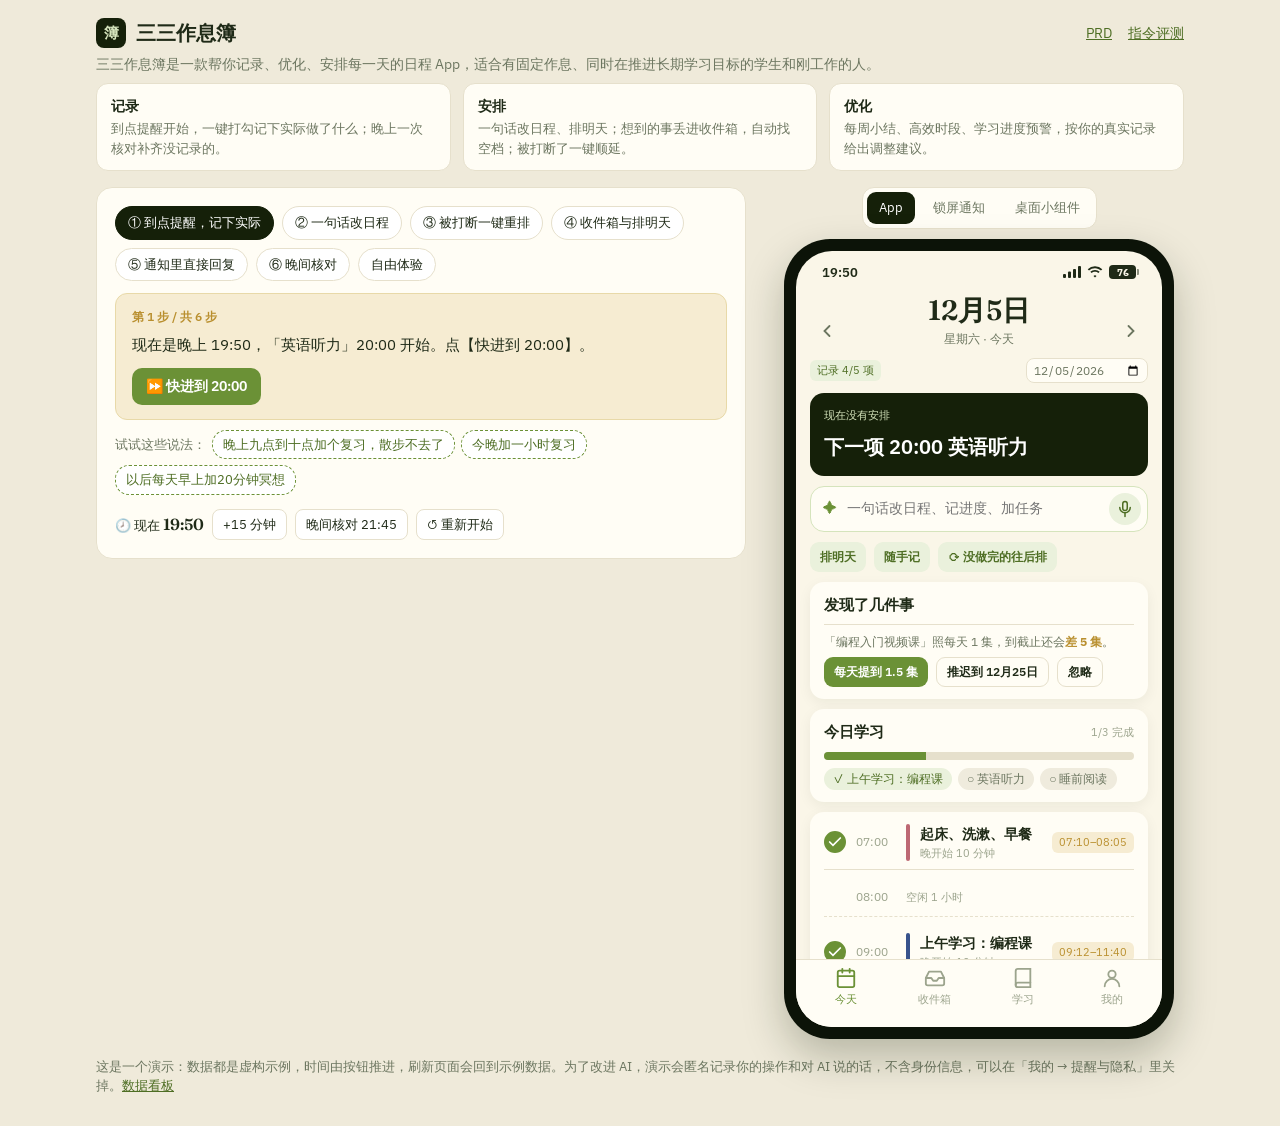
<file: index.html>
<!doctype html>
<html lang="zh-CN">
<head>
<meta charset="utf-8">
<meta name="viewport" content="width=device-width,initial-scale=1">
<title>三三作息簿</title>
<link rel="preconnect" href="https://fonts.googleapis.com">
<link rel="stylesheet" href="https://fonts.googleapis.com/css2?family=Fraunces:ital,wght@0,500;0,600;1,500&family=IBM+Plex+Sans:wght@400;500;600&display=swap">
<link rel="stylesheet" href="app.css?v=20261027c">
</head>
<body>
<header class="top">
  <div class="brand"><span class="logo">簿</span>三三作息簿</div>
  <nav><a href="prd.html">PRD</a><a href="eval/">指令评测</a></nav>
</header>
<p class="lead">三三作息簿是一款帮你记录、优化、安排每一天的日程 App，适合有固定作息、同时在推进长期学习目标的学生和刚工作的人。</p>
<div class="intro">
  <div><b>记录</b>到点提醒开始，一键打勾记下实际做了什么；晚上一次核对补齐没记录的。</div>
  <div><b>安排</b>一句话改日程、排明天；想到的事丢进收件箱，自动找空档；被打断了一键顺延。</div>
  <div><b>优化</b>每周小结、高效时段、学习进度预警，按你的真实记录给出调整建议。</div>
</div>
<section class="stage">
  <div class="guide" id="guide"></div>
  <div class="phone-wrap">
    <div class="viewbar" id="viewbar"></div>
    <div class="phone"><div class="screen" id="screen"></div><div class="toast" id="toast" hidden></div></div>
  </div>
</section>
<p class="foot">这是一个演示：数据都是虚构示例，时间由按钮推进，刷新页面会回到示例数据。为了改进 AI，演示会匿名记录你的操作和对 AI 说的话，不含身份信息，可以在「我的 → 提醒与隐私」里关掉。<a href="https://sansan-data.sihanzheng68.workers.dev/dashboard" target="_blank" rel="noopener">数据看板</a></p>
<iframe id="engine" src="engine.html?engine=1" title="规则引擎" hidden></iframe>
<script src="app.js?v=20261027c"></script>
</body>
</html>
</file>
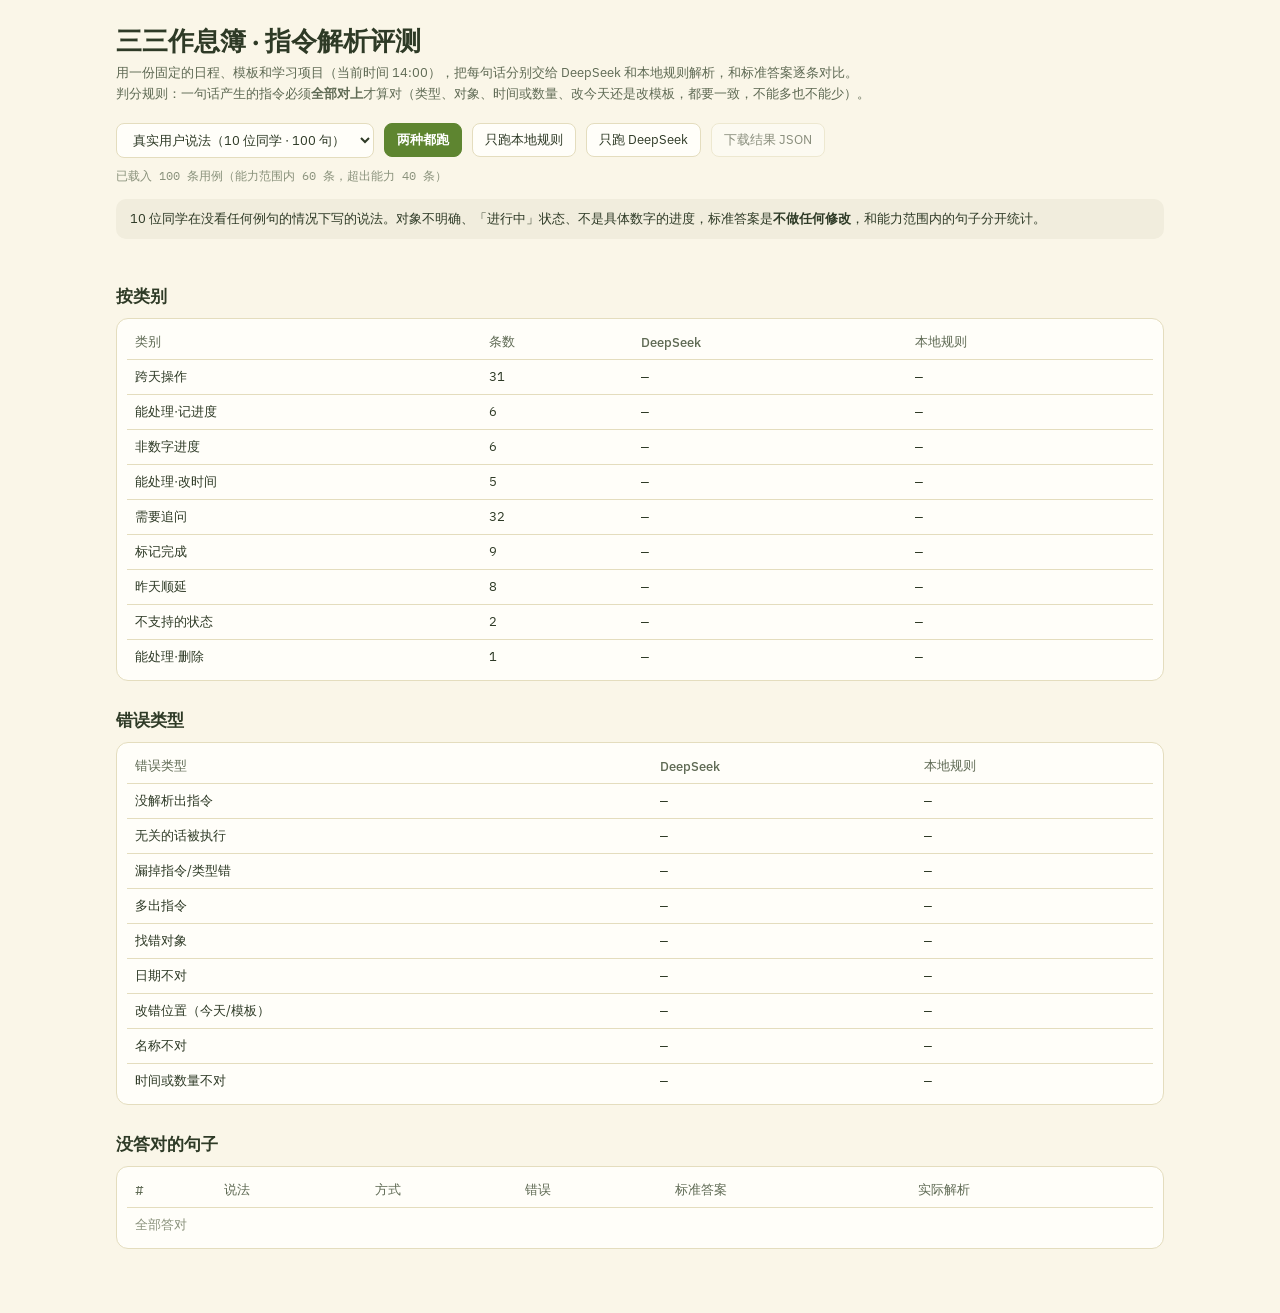
<file: eval/index.html>
<!doctype html>
<html lang="zh-CN">
<head>
<meta charset="utf-8">
<meta name="viewport" content="width=device-width,initial-scale=1">
<title>作息簿指令评测</title>
<link rel="stylesheet" href="https://fonts.googleapis.com/css2?family=Fraunces:wght@600&family=IBM+Plex+Sans:wght@400;500;600&family=IBM+Plex+Mono:wght@400;500&display=swap">
<style>
:root{
  --bg:#FAF6E8; --surface:#FFFEF9; --surface-2:#EDF0DD; --ink:#2E3A26; --ink-soft:#5F6A54; --ink-faint:#8A927C;
  --line:#E4DDBE; --accent:#5E8530; --accent-soft:#DCE7C8; --danger:#A8473A; --danger-soft:#F3E1DC; --warn:#8A6D12;
  --font-display:'Fraunces',Georgia,'Songti SC',serif; --font-body:'IBM Plex Sans','PingFang SC','Microsoft YaHei',sans-serif; --font-mono:'IBM Plex Mono',ui-monospace,monospace;
}
@media (prefers-color-scheme:dark){
  :root:not([data-theme="light"]){ --bg:#1A1F17; --surface:#22281D; --surface-2:#2A3123; --ink:#ECE8D6; --ink-soft:#B4B9A2; --ink-faint:#858C75; --line:#3A4232; --accent:#9BC96B; --accent-soft:#33402A; --danger:#E0968A; --danger-soft:#3A2621; --warn:#E0C169; }
}
:root[data-theme="dark"]{ --bg:#1A1F17; --surface:#22281D; --surface-2:#2A3123; --ink:#ECE8D6; --ink-soft:#B4B9A2; --ink-faint:#858C75; --line:#3A4232; --accent:#9BC96B; --accent-soft:#33402A; --danger:#E0968A; --danger-soft:#3A2621; --warn:#E0C169; }
*{box-sizing:border-box;}
body{margin:0;background:var(--bg);color:var(--ink);font-family:var(--font-body);font-size:14px;}
.wrap{max-width:1080px;margin:0 auto;padding:24px 16px 64px;}
h1{font-family:var(--font-display);font-weight:600;font-size:26px;margin:0;}
.sub{color:var(--ink-soft);font-size:13px;margin-top:4px;line-height:1.6;}
.controls{display:flex;flex-wrap:wrap;gap:10px;align-items:center;margin:18px 0 6px;}
button,select{border:1px solid var(--line);background:var(--surface);color:var(--ink);border-radius:8px;padding:7px 12px;font-family:var(--font-body);font-size:13px;cursor:pointer;}
button.primary{background:var(--accent);border-color:var(--accent);color:#fff;font-weight:600;}
button:disabled{opacity:.55;cursor:default;}
.status{font-family:var(--font-mono);font-size:12px;color:var(--ink-faint);}
.notice{margin:14px 0 0;padding:10px 14px;border-radius:10px;font-size:13px;line-height:1.6;background:color-mix(in srgb, var(--warn) 12%, var(--surface));}
.tiles{display:grid;grid-template-columns:repeat(auto-fill,minmax(230px,1fr));gap:12px;margin-top:18px;}
.tile{background:var(--surface);border:1px solid var(--line);border-radius:12px;padding:14px 16px;}
.tile .l{font-size:12.5px;color:var(--ink-soft);}
.tile .v{font-family:var(--font-mono);font-size:28px;font-weight:500;margin-top:6px;}
.tile .h{font-size:11.5px;color:var(--ink-faint);margin-top:4px;}
h2{font-family:var(--font-display);font-weight:600;font-size:17px;margin:28px 0 10px;}
.card{background:var(--surface);border:1px solid var(--line);border-radius:12px;padding:6px 10px;overflow-x:auto;}
table{width:100%;border-collapse:collapse;font-size:12.5px;}
th{text-align:left;font-weight:500;color:var(--ink-soft);border-bottom:1px solid var(--line);padding:8px;white-space:nowrap;}
td{border-bottom:1px solid var(--line);padding:8px;vertical-align:top;}
tr:last-child td{border-bottom:none;}
td.num{font-family:var(--font-mono);white-space:nowrap;}
.bar{display:inline-block;height:8px;border-radius:0 4px 4px 0;background:var(--accent);vertical-align:middle;margin-right:6px;}
.ok{color:var(--accent);font-weight:600;}
.bad{color:var(--danger);font-weight:600;}
.tag{display:inline-block;font-size:11px;border-radius:5px;padding:1px 6px;background:var(--danger-soft);color:var(--danger);white-space:nowrap;margin:1px 2px 1px 0;}
.tag.soft{background:var(--surface-2);color:var(--ink-soft);}
.ops{font-family:var(--font-mono);font-size:11.5px;color:var(--ink-soft);line-height:1.6;}
iframe{position:absolute;width:1px;height:1px;left:-9999px;border:0;}
</style>
</head>
<body>
<div class="wrap">
  <h1>三三作息簿 · 指令解析评测</h1>
  <div class="sub">用一份固定的日程、模板和学习项目（当前时间 14:00），把每句话分别交给 DeepSeek 和本地规则解析，和标准答案逐条对比。<br>
    判分规则：一句话产生的指令必须<b>全部对上</b>才算对（类型、对象、时间或数量、改今天还是改模板，都要一致，不能多也不能少）。</div>
  <div class="controls">
    <select id="suite"><option value="cases_user.json">真实用户说法（10 位同学 · 100 句）</option><option value="cases.json">种子用例（开发者编写 · 60 句）</option></select>
    <button class="primary" id="runBoth">两种都跑</button>
    <button id="runLocal">只跑本地规则</button>
    <button id="runLlm">只跑 DeepSeek</button>
    <button id="download" disabled>下载结果 JSON</button>
    <span class="status" id="status">准备中…</span>
  </div>
  <div class="notice" id="notice"></div>

  <div class="tiles" id="tiles"></div>
  <h2>按类别</h2>
  <div class="card"><table><thead><tr><th>类别</th><th>条数</th><th>DeepSeek</th><th>本地规则</th></tr></thead><tbody id="byCat"></tbody></table></div>
  <h2>错误类型</h2>
  <div class="card"><table><thead><tr><th>错误类型</th><th>DeepSeek</th><th>本地规则</th></tr></thead><tbody id="byErr"></tbody></table></div>
  <h2>没答对的句子</h2>
  <div class="card"><table><thead><tr><th>#</th><th>说法</th><th>方式</th><th>错误</th><th>标准答案</th><th>实际解析</th></tr></thead><tbody id="fails"></tbody></table></div>
</div>
<iframe id="app" src="../engine.html?eval=1"></iframe>
<script>
(function(){
  var $ = function(id){ return document.getElementById(id); };
  var data = null, api = null, fixture = null, results = {local:null, llm:null};
  var MODE_NAME = {llm:'DeepSeek', local:'本地规则'};

  function esc(s){ return String(s==null?'':s).replace(/[&<>"]/g, function(c){ return {'&':'&amp;','<':'&lt;','>':'&gt;','"':'&quot;'}[c]; }); }
  function resolveDeadline(v){
    if(!v) return v;
    if(v==='monthEnd'){ var d = new Date(); return api.dateKeyIn(Math.round((new Date(d.getFullYear(), d.getMonth()+1, 0) - new Date(d.getFullYear(), d.getMonth(), d.getDate()))/86400000)); }
    if(/^\+\d+$/.test(v)) return api.dateKeyIn(+v.slice(1));
    if(/^\d{2}-\d{2}$/.test(v)){ var y = new Date().getFullYear(), k = y+'-'+v; return k < api.today() ? (y+1)+'-'+v : k; }
    return v;
  }
  function nameOf(id){ return fixture.names[id] || id; }
  function toMin(s){ var p = String(s).split(':'); return (+p[0])*60 + (+p[1]); }
  function scopeOf(op){ return /^project_/.test(op.op) ? 'project' : (op.scope==='template' ? 'template' : 'day'); }

  // which expected fields an op gets wrong (empty list = it matches)
  function diff(spec, op){
    var bad = [];
    if(spec.op !== op.op) return ['op'];
    if(!/^project_/.test(spec.op) && (spec.scope||'day') !== scopeOf(op)) bad.push('scope');
    // today's items come back as ids, another day's as names
    var opName = op.id ? nameOf(op.id) : String(op.name||'');
    if(spec.target && ![].concat(spec.target).some(function(t){ return opName===t || (op.name && opName.indexOf(t)>=0); })) bad.push('target');
    if(spec.project && nameOf(op.id) !== spec.project) bad.push('target');
    if(spec['name~'] && !spec['name~'].some(function(k){ return opName.indexOf(k) >= 0; })) bad.push('name');
    // which day: compare the dates the rules work out, not the wording ("周五" vs "这周五")
    var dayOf = function(p){ return p ? api.resolveDay(p) : null; };
    var today = api.today();
    var opDay = dayOf(op.day) || today, specDays = spec.day ? [].concat(spec.day).map(dayOf) : [today];
    if(!/^project_/.test(spec.op) && spec.op!=='carry_over' && specDays.indexOf(opDay) < 0) bad.push('day');
    if(spec.toDay && [].concat(spec.toDay).map(dayOf).indexOf(dayOf(op.toDay)) < 0) bad.push('day');
    if(!spec.toDay && op.toDay && dayOf(op.toDay) !== opDay) bad.push('day');
    if(spec.from && !(dayOf(op.from) && dayOf(op.from)===dayOf(spec.from)) && String(op.from||'').indexOf(spec.from) < 0) bad.push('day');
    if(spec.all!=null && !!op.all !== spec.all) bad.push('target');
    if(spec.done!=null && (op.done!==false) !== spec.done) bad.push('param');
    ['start','end','unit','category','value','amount','dailyTarget','total','current'].forEach(function(k){
      if(spec[k]==null) return;
      if(k==='start' || k==='end'){ if(!op[k] || toMin(op[k]) !== toMin(spec[k])) bad.push(k); }
      else if(Array.isArray(spec[k]) ? spec[k].indexOf(op[k]) < 0 : op[k] !== spec[k]) bad.push(k); // a list = any of these is fine
    });
    if(spec.minutes!=null){
      var m = op.minutes!=null ? op.minutes : (op.start && op.end ? toMin(op.end)-toMin(op.start) : null);
      if(m !== spec.minutes) bad.push('minutes');
    }
    if(spec.deadline && [].concat(spec.deadline).map(resolveDeadline).indexOf(op.deadline) < 0) bad.push('deadline');
    return bad;
  }
  var ERR_NAME = {none:'没解析出指令', extra_on_irrelevant:'无关的话被执行', missing:'漏掉指令/类型错', extra:'多出指令',
                  target:'找错对象', day:'日期不对', scope:'改错位置（今天/模板）', name:'名称不对', param:'时间或数量不对'};
  function judge(expect, ops){
    if(!expect.length) return ops.length ? {ok:false, errs:['extra_on_irrelevant']} : {ok:true, errs:[]};
    if(!ops.length) return {ok:false, errs:['none']};
    var used = ops.map(function(){ return false; }), errs = [];
    expect.forEach(function(spec){
      var hit = ops.findIndex(function(op, i){ return !used[i] && !diff(spec, op).length; });
      if(hit >= 0){ used[hit] = true; return; }
      // nearest op of the same type tells us what went wrong
      var near = ops.findIndex(function(op, i){ return !used[i] && op.op===spec.op; });
      if(near < 0){ errs.push('missing'); return; }
      used[near] = true;
      var d = diff(spec, ops[near]);
      errs.push(d.indexOf('target')>=0 ? 'target' : d.indexOf('day')>=0 ? 'day' : d.indexOf('scope')>=0 ? 'scope' : d.indexOf('name')>=0 ? 'name' : 'param');
    });
    if(used.some(function(u){ return !u; })) errs.push('extra');
    return {ok:!errs.length, errs:errs};
  }
  function judgeCase(c, ops){
    var options = c.alt || [c.expect];
    var best = null;
    options.forEach(function(exp){ var j = judge(exp, ops); if(!best || (j.ok && !best.ok) || j.errs.length < best.errs.length) best = j; });
    return best;
  }

  function describe(op){
    var sc = op.scope==='template' ? ' [模板]' : '';
    var n = op.id ? '「'+nameOf(op.id)+'」' : (op.name ? '「'+op.name+'」' : '');
    var d = op.day ? '['+op.day+'] ' : '';
    return d + describeOne(op, n, sc) + (op.toDay ? ' → '+op.toDay : '');
  }
  function describeOne(op, n, sc){
    switch(op.op){
      case 'mark_done': return (op.done===false ? '取消完成' : '标记完成')+(op.all ? '（全部）' : n);
      case 'carry_over': return '把'+(op.from||'')+'没做完的'+(op.names ? '「'+op.names.join('、')+'」' : '')+'顺延到今天'+(op.after ? ' '+op.after+'后' : '');
      case 'add': return '新增'+n+(op.start ? ' '+op.start+(op.end ? '–'+op.end : '') : '')+(op.minutes ? ' '+op.minutes+'分钟' : '')+sc;
      case 'move': return '挪动'+n+' → '+op.start+sc;
      case 'resize': return '改时长'+n+' '+op.minutes+'分钟'+sc;
      case 'remove': return '删除'+n+sc;
      case 'delay': return '顺延 '+op.minutes+'分钟';
      case 'replan': return '没做完的往后排';
      case 'project_add': return '新项目'+n+' '+op.total+(op.unit||'')+(op.current ? ' 已完成'+op.current : '')+(op.deadline ? ' 截止'+op.deadline : '');
      case 'project_progress': return '记进度'+n+(op.value!=null ? ' =' + op.value : ' +' + op.amount);
      case 'project_update': return '改项目'+n+['deadline','dailyTarget','total','category','name'].filter(function(k){ return op[k]!=null; }).map(function(k){ return ' '+k+'='+op[k]; }).join('');
      case 'project_remove': return '删项目'+n;
    }
    return JSON.stringify(op);
  }
  function describeSpec(s){
    var o = {op:s.op, scope:s.scope, name:s['name~'] ? s['name~'].join('/') : undefined};
    ['start','end','minutes','unit','category','value','amount','dailyTarget','total','current'].forEach(function(k){ if(s[k]!=null) o[k] = s[k]; });
    if(s.deadline) o.deadline = [].concat(s.deadline).map(resolveDeadline).join('/');
    if(Array.isArray(s.unit)) o.unit = s.unit.join('/');
    ['day','toDay'].forEach(function(k){ if(s[k]) o[k] = [].concat(s[k]).join('/'); });
    if(s.from) o.from = s.from;
    if(s.all) o.all = true;
    if(s.done===false) o.done = false;
    var label = s.target ? [].concat(s.target).join('/') : s.project;
    var t = describe(o);
    return label ? t.replace(/(新增|挪动|改时长|删除|记进度|改项目|删项目|标记完成|取消完成)/, '$1「'+label+'」') : t;
  }

  function selected(){ return data.cases; }
  // a case can tweak the fixed day, e.g. one person's reading block starts at 07:30 instead of 07:00
  function dayFor(c){
    if(!c.patch) return fixture.day;
    return fixture.day.map(function(a){
      var p = c.patch.filter(function(x){ return x.name===a.name; })[0];
      if(!p) return a;
      var b = {}; for(var k in a) b[k] = a[k];
      b.start = p.start; b.end = p.end;
      return b;
    });
  }
  // "can handle" = the reference answer does something; "beyond scope" = it should change nothing
  function inScope(c){ return (c.alt || [c.expect]).some(function(e){ return e.length > 0; }); }
  function run(modes){
    ['runBoth','runLocal','runLlm'].forEach(function(id){ $(id).disabled = true; });
    var cases = selected(), queue = [];
    modes.forEach(function(m){ results[m] = {mode:m, at:new Date().toISOString(), rows:[]}; cases.forEach(function(c){ queue.push([m, c]); }); });
    var done = 0;
    function next(){
      if(!queue.length){
        $('status').textContent = '完成：'+done+' 次解析';
        ['runBoth','runLocal','runLlm'].forEach(function(id){ $(id).disabled = false; });
        $('download').disabled = false;
        render(); return;
      }
      var job = queue.shift(), m = job[0], c = job[1];
      $('status').textContent = MODE_NAME[m]+' · '+(++done)+'/'+(done+queue.length)+' · '+c.text;
      api.parse(c.text, {mode:m, view:c.view, now:fixture.now, day:dayFor(c)}).then(function(r){
        var j = judgeCase(c, r.ops);
        results[m].rows.push({id:c.id, cat:c.cat, author:c.author||'seed', inScope:inScope(c), text:c.text, view:c.view, ok:j.ok, errs:j.errs, ops:r.ops, reply:r.reply, ms:r.ms});
      }).catch(function(e){
        results[m].rows.push({id:c.id, cat:c.cat, author:c.author||'seed', inScope:inScope(c), text:c.text, view:c.view, ok:false, errs:['none'], ops:[], error:String(e)});
      }).then(function(){ render(); setTimeout(next, m==='llm' ? 150 : 0); });
    }
    next();
  }

  function pct(a, b){ return b ? Math.round(a/b*1000)/10 + '%' : '—'; }
  function render(){
    var tiles = [];
    ['llm','local'].forEach(function(m){
      var r = results[m]; if(!r) return;
      var ok = r.rows.filter(function(x){ return x.ok; }).length, n = r.rows.length;
      var ms = r.rows.map(function(x){ return x.ms; }).filter(function(v){ return v!=null; }).sort(function(a,b){ return a-b; });
      tiles.push('<div class="tile"><div class="l">'+MODE_NAME[m]+' · 全对率</div><div class="v">'+pct(ok,n)+'</div><div class="h">'+ok+' / '+n+' 句完全正确'+(ms.length ? ' · 耗时中位数 '+(m==='llm' ? (ms[Math.floor(ms.length/2)]/1000).toFixed(1)+' 秒' : ms[Math.floor(ms.length/2)]+' 毫秒') : '')+'</div></div>');
      var ins = r.rows.filter(function(x){ return x.inScope; }), outs = r.rows.filter(function(x){ return !x.inScope; });
      var insOk = ins.filter(function(x){ return x.ok; }).length, outsOk = outs.filter(function(x){ return x.ok; }).length;
      if(outs.length){
        tiles.push('<div class="tile"><div class="l">'+MODE_NAME[m]+' · 能处理的句子全对率</div><div class="v">'+pct(insOk, ins.length)+'</div><div class="h">'+insOk+' / '+ins.length+' 句（产品能力范围内）</div></div>');
        tiles.push('<div class="tile"><div class="l">'+MODE_NAME[m]+' · 超出能力时不乱改</div><div class="v">'+pct(outsOk, outs.length)+'</div><div class="h">'+outsOk+' / '+outs.length+' 句没有执行错误的修改</div></div>');
      }
    });
    $('tiles').innerHTML = tiles.join('');

    var cats = []; data.cases.forEach(function(c){ if(cats.indexOf(c.cat)<0) cats.push(c.cat); });
    $('byCat').innerHTML = cats.map(function(cat){
      var cell = function(m){
        var r = results[m]; if(!r) return '<td class="num">—</td>';
        var rows = r.rows.filter(function(x){ return x.cat===cat; }); if(!rows.length) return '<td class="num">—</td>';
        var ok = rows.filter(function(x){ return x.ok; }).length;
        return '<td class="num"><span class="bar" style="width:'+Math.round(ok/rows.length*80)+'px"></span>'+ok+'/'+rows.length+'</td>';
      };
      var n = selected().filter(function(c){ return c.cat===cat; }).length;
      return n ? '<tr><td>'+esc(cat)+'</td><td class="num">'+n+'</td>'+cell('llm')+cell('local')+'</tr>' : '';
    }).join('');

    var errKeys = Object.keys(ERR_NAME);
    $('byErr').innerHTML = errKeys.map(function(k){
      var cnt = function(m){ var r = results[m]; if(!r) return '—'; return r.rows.reduce(function(s,x){ return s + x.errs.filter(function(e){ return e===k; }).length; }, 0); };
      var a = cnt('llm'), b = cnt('local');
      return (a || b) ? '<tr><td>'+ERR_NAME[k]+'</td><td class="num">'+a+'</td><td class="num">'+b+'</td></tr>' : '';
    }).join('') || '<tr><td colspan="3" style="color:var(--ink-faint)">还没有错误</td></tr>';

    var byId = {}; data.cases.forEach(function(c){ byId[c.id] = c; });
    var fails = [];
    ['llm','local'].forEach(function(m){ var r = results[m]; if(r) r.rows.forEach(function(x){ if(!x.ok) fails.push([m, x]); }); });
    fails.sort(function(a,b){ return a[1].id-b[1].id || (a[0]<b[0]?-1:1); });
    $('fails').innerHTML = fails.map(function(f){
      var m = f[0], x = f[1], c = byId[x.id];
      var exp = (c.alt ? c.alt.map(function(a){ return a.map(describeSpec).join('；') || '（不执行任何操作）'; }).join(' 或 ') : (c.expect.map(describeSpec).join('<br>') || '（不执行任何操作）'));
      return '<tr><td class="num">'+x.id+'</td><td>'+esc(x.text)+'<br><span class="tag soft">'+esc(x.cat)+'</span>'+(x.author==='user' ? '<span class="tag soft">真实用户</span>' : '')+'</td>'+
        '<td>'+MODE_NAME[m]+'</td><td>'+x.errs.map(function(e){ return '<span class="tag">'+ERR_NAME[e]+'</span>'; }).join('')+'</td>'+
        '<td class="ops">'+exp+'</td><td class="ops">'+(x.ops.length ? x.ops.map(function(o){ return esc(describe(o)); }).join('<br>') : (x.error ? esc(x.error) : '（没有）'))+'</td></tr>';
    }).join('') || '<tr><td colspan="6" style="color:var(--ink-faint)">全部答对</td></tr>';
    window.__evalResults = results;
  }

  $('runBoth').addEventListener('click', function(){ run(['llm','local']); });
  $('runLocal').addEventListener('click', function(){ run(['local']); });
  $('runLlm').addEventListener('click', function(){ run(['llm']); });
  $('suite').addEventListener('change', function(){ loadSuite($('suite').value); });
  $('download').addEventListener('click', function(){
    var blob = new Blob([JSON.stringify({cases:data.cases.length, results:results}, null, 2)], {type:'application/json'});
    var a = document.createElement('a'); a.href = URL.createObjectURL(blob); a.download = 'eval-results-'+new Date().toISOString().slice(0,10)+'.json'; a.click();
  });

  var NOTICE = {
    'cases.json': '60 条种子用例，覆盖 14 类指令，用于回归测试。',
    'cases_user.json': '10 位同学在没看任何例句的情况下写的说法。对象不明确、「进行中」状态、不是具体数字的进度，标准答案是<b>不做任何修改</b>，和能力范围内的句子分开统计。'
  };
  // each case file carries its own fixed day, template and projects
  function loadSuite(file){
    results = {local:null, llm:null};
    $('download').disabled = true;
    $('status').textContent = '载入 '+file+'…';
    return fetch(file+'?v='+Date.now()).then(function(r){ return r.json(); }).then(function(d){
      data = d;
      var f = data.fixture, names = {};
      var proj = f.projects.map(function(p){ var q = {}; for(var k in p) q[k] = p[k]; q.deadline = resolveDeadline(p.deadline); return q; });
      f.day.concat(f.template).concat(proj).forEach(function(a){ names[a.id] = a.name; });
      fixture = {now:f.now, day:f.day, names:names};
      api.setFixture({template:f.template, projects:proj});
      $('notice').innerHTML = NOTICE[file] || '';
      var nIn = data.cases.filter(inScope).length;
      $('status').textContent = '已载入 '+data.cases.length+' 条用例（能力范围内 '+nIn+' 条，超出能力 '+(data.cases.length-nIn)+' 条）';
      render();
    }).catch(function(e){ $('status').textContent = '载入失败：'+e; });
  }
  // wait for the app's eval hook, then load the selected case file
  new Promise(function(resolve){
    var t = setInterval(function(){
      var w = $('app').contentWindow;
      if(w && w.__sansanTest){ clearInterval(t); resolve(w.__sansanTest); }
    }, 100);
  }).then(function(a){ api = a; return loadSuite($('suite').value); });
})();
</script>
</body>
</html>
</file>
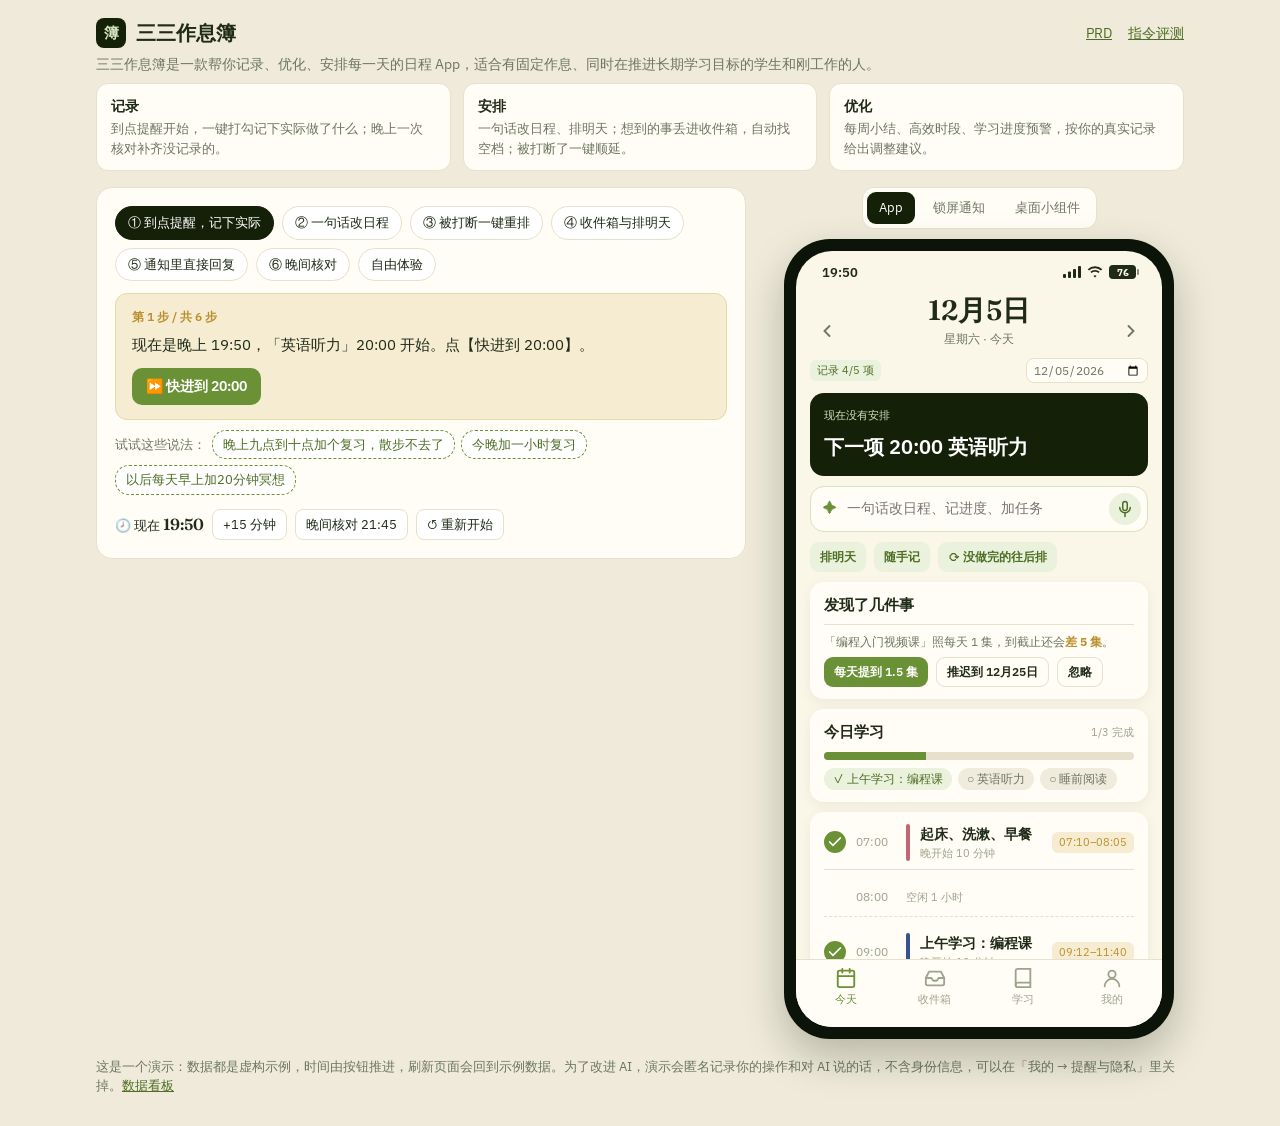
<file: engine.html>
<!doctype html>
<html lang="zh-CN">
<head>
<meta charset="utf-8">
<meta name="viewport" content="width=device-width,initial-scale=1">
<meta name="description" content="三三作息簿公开演示：时间轴日程、基础模板与学习项目进度，内置数据均为虚构示例。">
<title>三三作息簿</title>
<style>:root{color-scheme:light}body{margin:0;padding:0;font:14px -apple-system,BlinkMacSystemFont,sans-serif;background:#faf9f5;color:#141413}img{max-width:100%}[hidden]:not([hidden=until-found i]){display:none!important}</style>
<link rel="stylesheet" href="https://fonts.googleapis.com/css2?family=Fraunces:ital,wght@0,500;0,600;1,500&family=IBM+Plex+Sans:wght@400;500;600&family=IBM+Plex+Mono:wght@400;500&display=swap">
<style>
:root{
  --bg:#FAF6E8;
  --surface:#FFFEF9;
  --surface-2:#EDF0DD;
  --ink:#2E3A26;
  --ink-soft:#6C7660;
  --ink-faint:#9CA48D;
  --line:#E4DDBE;
  --accent:#6B9136;
  --accent-2:#457635;
  --accent-ink:#FBFAEF;
  --danger:#B2503F;
  --danger-soft:#F3E1DC;
  --warn:#B7972E;
  --shadow:0 1px 2px rgba(46,58,38,.06),0 10px 28px -6px rgba(46,58,38,.14);
  --shadow-sm:0 1px 2px rgba(46,58,38,.08);

  --cat-sleep:#5F7F9B;
  --cat-wake:#B98F2E;
  --cat-life:#BD6873;
  --cat-exercise:#6C8F3D;
  --cat-learn:#38538C;
  --cat-learn-1:#24396B;
  --cat-learn-2:#38538C;
  --cat-learn-3:#4A67A8;
  --cat-learn-4:#2F5C99;
  --cat-learn-5:#5470A8;
  --cat-work:#345F26;
  --cat-commute:#C17A3A;
  --cat-care:#7D5D99;

  --gutter-w:44px;
  --point-lane-w:96px;
  --font-display:'Fraunces',Georgia,'Songti SC',serif;
  --font-body:'IBM Plex Sans','PingFang SC','Microsoft YaHei',sans-serif;
  --font-mono:'IBM Plex Mono',ui-monospace,'SFMono-Regular',monospace;
}
@media (prefers-color-scheme:dark){
  :root:not([data-theme="light"]){
    --bg:#1A1F17; --surface:#22281D; --surface-2:#2A3123;
    --ink:#ECE8D6; --ink-soft:#AEB39B; --ink-faint:#747B65; --line:#3A4232;
    --accent:#9BC96B; --accent-2:#B7DE8C; --accent-ink:#152009;
    --danger:#E0968A; --danger-soft:#3A2621; --warn:#E0C169;
    --shadow:0 1px 2px rgba(0,0,0,.35),0 10px 28px -6px rgba(0,0,0,.4);
    --shadow-sm:0 1px 2px rgba(0,0,0,.3);
    --cat-sleep:#A9C0D6; --cat-wake:#E4BE72; --cat-life:#E3AEB6; --cat-exercise:#A8CE7E;
    --cat-learn:#8CA9E0; --cat-work:#6FA657; --cat-commute:#E0A868; --cat-care:#B79FD9;
    --cat-learn-1:#7A93C4; --cat-learn-2:#8CA9E0; --cat-learn-3:#9DB6E8; --cat-learn-4:#7FA8D9; --cat-learn-5:#A5B8DE;
  }
}
:root[data-theme="dark"]{
  --bg:#1A1F17; --surface:#22281D; --surface-2:#2A3123;
  --ink:#ECE8D6; --ink-soft:#AEB39B; --ink-faint:#747B65; --line:#3A4232;
  --accent:#9BC96B; --accent-2:#B7DE8C; --accent-ink:#152009;
  --danger:#E0968A; --danger-soft:#3A2621; --warn:#E0C169;
  --shadow:0 1px 2px rgba(0,0,0,.35),0 10px 28px -6px rgba(0,0,0,.4);
  --shadow-sm:0 1px 2px rgba(0,0,0,.3);
  --cat-sleep:#A9C0D6; --cat-wake:#E4BE72; --cat-life:#E3AEB6; --cat-exercise:#A8CE7E;
  --cat-learn:#8CA9E0; --cat-work:#6FA657; --cat-commute:#E0A868; --cat-care:#B79FD9;
  --cat-learn-1:#7A93C4; --cat-learn-2:#8CA9E0; --cat-learn-3:#9DB6E8; --cat-learn-4:#7FA8D9; --cat-learn-5:#A5B8DE;
}
*{box-sizing:border-box;}
body{background:var(--bg);color:var(--ink);font-family:var(--font-body);}
@media (prefers-reduced-motion:reduce){*{animation:none!important;transition:none!important;}}

.app{max-width:760px;margin:0 auto;padding:20px 16px 96px;min-height:100vh;}

.topbar{display:flex;align-items:center;gap:14px;flex-wrap:wrap;padding-bottom:16px;border-bottom:1px solid var(--line);}
.brand{display:flex;align-items:center;gap:9px;font-family:var(--font-display);font-weight:600;font-size:19px;margin-right:auto;letter-spacing:.01em;}
.brand-icon{font-size:16px;width:32px;height:32px;display:flex;align-items:center;justify-content:center;border-radius:50%;background:linear-gradient(160deg, var(--surface-2), var(--surface));box-shadow:inset 0 0 0 1px var(--line);}
.tabs{display:flex;gap:4px;background:var(--surface-2);padding:3px;border-radius:11px;}
.tab{border:none;background:transparent;color:var(--ink-soft);font-family:var(--font-body);font-weight:500;font-size:13px;padding:7px 14px;border-radius:8px;cursor:pointer;transition:color .15s ease;}
.tab.active{background:var(--surface);color:var(--ink);box-shadow:var(--shadow-sm);}
.ghost-btn{border:1px solid var(--line);background:var(--surface);color:var(--ink-soft);font-family:var(--font-body);font-size:13px;font-weight:500;padding:7px 12px;border-radius:9px;cursor:pointer;transition:color .15s ease,border-color .15s ease,transform .15s ease;}
.ghost-btn:hover{color:var(--ink);border-color:var(--ink-faint);transform:translateY(-1px);}
.ghost-btn.subtle{border-color:transparent;background:transparent;text-decoration:underline;text-decoration-color:var(--line);text-underline-offset:3px;}
.ghost-btn.subtle:hover{transform:none;}
.primary-btn{border:none;background:linear-gradient(180deg, color-mix(in srgb, var(--accent) 100%, white 10%), var(--accent));color:var(--accent-ink);font-family:var(--font-body);font-weight:600;font-size:13px;padding:9px 17px;border-radius:9px;cursor:pointer;box-shadow:var(--shadow-sm);transition:filter .15s ease,transform .15s ease;}
.primary-btn:hover{filter:brightness(1.05);transform:translateY(-1px);}
.danger-btn{border:1px solid var(--danger);background:transparent;color:var(--danger);font-family:var(--font-body);font-weight:600;font-size:13px;padding:9px 16px;border-radius:9px;cursor:pointer;transition:background .15s ease;}
.danger-btn:hover{background:var(--danger-soft);}
button:focus-visible,input:focus-visible,select:focus-visible,textarea:focus-visible{outline:2px solid var(--accent);outline-offset:2px;}

.daybar{display:flex;align-items:center;gap:10px;padding:16px 0 12px;flex-wrap:wrap;}
.daybar .navbtn{border:1px solid var(--line);background:var(--surface);width:32px;height:32px;border-radius:8px;font-size:16px;color:var(--ink-soft);cursor:pointer;}
.daybar .navbtn:hover{color:var(--ink);}
.date-jump{border:1px solid var(--line);background:var(--surface);color:var(--ink-soft);border-radius:8px;height:32px;font-size:12px;font-family:var(--font-mono);cursor:pointer;padding:0 6px;width:124px;color-scheme:light;}
.date-jump:hover{border-color:var(--ink-faint);}
@media (prefers-color-scheme:dark){:root:not([data-theme="light"]) .date-jump{color-scheme:dark;}}
:root[data-theme="dark"] .date-jump{color-scheme:dark;}
.date-display{margin-right:auto;}
.date-num{font-family:var(--font-display);font-style:italic;font-size:27px;font-weight:600;line-height:1.1;text-wrap:balance;color:var(--accent-2);}
.date-week{font-family:var(--font-mono);font-size:12px;color:var(--ink-soft);letter-spacing:.06em;}
.date-week.is-today{color:var(--accent);font-weight:500;}

.learn-summary{background:var(--surface);border:1px solid var(--line);border-radius:12px;padding:12px 14px;margin-top:2px;box-shadow:var(--shadow-sm);}
.ls-head{display:flex;align-items:center;justify-content:space-between;font-family:var(--font-display);font-weight:600;font-size:14px;color:var(--cat-learn);margin-bottom:9px;}
.ls-head #lsCount{font-family:var(--font-mono);font-size:11px;color:var(--ink-soft);font-weight:400;}
.ls-bar{height:4px;border-radius:2px;background:var(--surface-2);overflow:hidden;margin-bottom:10px;}
.ls-bar-fill{height:100%;width:0;border-radius:2px;background:var(--cat-learn);transition:width .3s ease;}
.ls-list{display:flex;flex-wrap:wrap;gap:6px 16px;}
.ls-item{display:flex;align-items:center;gap:5px;font-size:12.5px;color:var(--ink);cursor:pointer;}
.ls-item:hover{color:var(--cat-learn);}
.ls-item .ls-icon{font-size:11px;color:var(--cat-learn);width:11px;text-align:center;}
.ls-item.done{color:var(--ink-faint);text-decoration:line-through;}
.ls-item.done .ls-icon{color:var(--ink-faint);}
.ls-empty{font-size:12.5px;color:var(--ink-faint);}

.projects-view{margin-top:14px;}
.proj-list{display:flex;flex-direction:column;gap:16px;}
.proj-group{background:color-mix(in srgb, var(--cat-learn) 10%, var(--surface-2));border:1px solid color-mix(in srgb, var(--cat-learn) 30%, var(--line));border-radius:16px;padding:14px;}
.proj-group.uncategorized{background:var(--surface-2);border-color:var(--line);}
.proj-group-head{display:flex;align-items:center;justify-content:space-between;gap:8px;font-family:var(--font-display);font-weight:600;font-size:14px;color:var(--cat-learn);margin:0 4px 10px;}
.proj-group.uncategorized .proj-group-head{color:var(--ink-soft);}
.proj-group.pinned{box-shadow:0 0 0 2px var(--cat-learn),var(--shadow-sm);}
.pgh-pin{border:none;background:transparent;color:var(--ink-faint);font-family:var(--font-body);font-weight:500;font-size:11.5px;cursor:pointer;padding:3px 7px;border-radius:20px;white-space:nowrap;}
.pgh-pin:hover{background:color-mix(in srgb, var(--cat-learn) 14%, transparent);color:var(--cat-learn);}
.pgh-pin.active{color:var(--cat-learn);background:color-mix(in srgb, var(--cat-learn) 16%, transparent);}
.proj-group-cards{display:flex;flex-direction:column;gap:10px;}
.proj-card{background:var(--surface);border:1px solid var(--line);border-radius:12px;padding:14px 16px;box-shadow:var(--shadow-sm);}
.proj-head{display:flex;align-items:center;gap:10px;margin-bottom:9px;}
.proj-name{font-family:var(--font-display);font-weight:600;font-size:16px;color:var(--ink);}
.proj-head .proj-edit-btn{margin-left:auto;}
.proj-bar{height:6px;border-radius:3px;background:var(--surface-2);overflow:hidden;margin-bottom:9px;}
.proj-bar-fill{height:100%;border-radius:3px;background:var(--cat-learn);transition:width .3s ease;}
.proj-meta{display:flex;flex-wrap:wrap;gap:6px 16px;font-size:12.5px;color:var(--ink-soft);margin-bottom:10px;}
.proj-meta .proj-count{font-family:var(--font-mono);color:var(--ink);font-weight:500;}
.proj-meta .proj-countdown{color:var(--cat-learn);font-weight:600;}
.proj-meta .proj-countdown.done{color:var(--accent);}
.proj-update{display:flex;align-items:center;gap:8px;}
.proj-meta .proj-from-schedule{color:var(--ink-faint);font-size:11.5px;}
.link-row{display:flex;align-items:center;gap:8px;flex-wrap:wrap;font-size:12.5px;color:var(--ink-soft);}
.link-row select{flex:1;min-width:150px;border:1px solid var(--line);background:var(--bg);color:var(--ink);border-radius:8px;padding:8px 6px;font-family:var(--font-body);font-size:13.5px;}
.modal .link-row input[type=number]{width:72px;padding:7px 8px;font-family:var(--font-mono);font-size:13px;}
.toast{position:fixed;left:50%;bottom:96px;transform:translateX(-50%);z-index:120;background:var(--ink);color:var(--bg);font-size:13px;padding:9px 16px;border-radius:20px;box-shadow:var(--shadow);max-width:calc(100% - 32px);text-align:center;}
.proj-update input[type=number]{width:84px;border:1px solid var(--line);background:var(--bg);color:var(--ink);border-radius:8px;padding:7px 9px;font-family:var(--font-mono);font-size:13px;}
.proj-empty{text-align:center;color:var(--ink-faint);font-size:13px;padding:40px 0;}

/* a glowing candle on cobalt paper, its wick throwing a sparkler of thin light */
.celebrate-overlay{position:fixed;inset:0;z-index:200;cursor:pointer;opacity:0;transition:opacity .7s ease;
  background:radial-gradient(ellipse 80% 70% at 50% 42%, #2F74D8 0%, #1C59BE 45%, #103F93 100%);}
.celebrate-overlay.dark{opacity:1;}
#fireworksCanvas{position:absolute;inset:0;width:100%;height:100%;}
.celebrate-message{position:absolute;left:0;right:0;top:74%;z-index:2;margin:0 auto;max-width:420px;padding:0 24px;text-align:center;
  font-family:var(--font-mono);font-size:16px;line-height:1.7;letter-spacing:.06em;color:#EAF2FF;
  text-shadow:0 0 14px rgba(190,220,255,.55);opacity:0;transform:translateY(8px);transition:opacity .9s ease,transform .9s ease;}
.celebrate-message small{display:block;margin-top:6px;font-size:11.5px;letter-spacing:.12em;color:rgba(234,242,255,.62);}
.celebrate-message.show{opacity:1;transform:translateY(0);}
.proj-quick-picks{display:flex;flex-wrap:wrap;gap:6px;margin-top:7px;}
.proj-quick-picks .pqp-chip{border:1px solid var(--line);background:var(--bg);color:var(--ink-soft);border-radius:20px;padding:4px 11px;font-size:11.5px;cursor:pointer;}
.proj-quick-picks .pqp-chip:hover{border-color:var(--cat-learn);color:var(--cat-learn);}
.proj-quick-picks .pqp-hint{font-size:11px;color:var(--ink-faint);align-self:center;}
.proj-untracked{display:flex;flex-wrap:wrap;align-items:center;gap:7px;padding:12px 4px 4px;font-size:12px;color:var(--ink-faint);}

.template-banner{background:var(--surface-2);border:1px solid var(--line);border-radius:9px;padding:7px 12px;margin:14px 0 2px;font-size:12px;color:var(--ink-soft);}
.template-banner .tb-row{display:flex;align-items:center;justify-content:space-between;gap:10px;flex-wrap:wrap;}
.template-banner .tb-stats{font-family:var(--font-mono);font-size:11px;color:var(--ink-faint);white-space:nowrap;}
.template-banner .tb-topics{margin-top:5px;font-size:11.5px;color:var(--cat-learn);}
.template-banner .tb-topics b{font-weight:600;color:var(--ink-soft);}

.timeline-wrap{margin-top:14px;background:var(--surface);border:1px solid var(--line);border-radius:16px;box-shadow:var(--shadow);overflow-y:auto;max-height:70vh;position:relative;}
.timeline{position:relative;margin:8px 12px 8px 0;}
.tl-section{position:absolute;left:0;right:0;}
.sleep-bar{position:absolute;left:12px;right:10px;background:var(--surface-2);border-radius:11px;padding:7px 10px;box-sizing:border-box;box-shadow:inset 0 0 0 1px rgba(46,58,38,.04);}
.sleep-range{font-family:var(--font-mono);font-size:11px;color:var(--ink-soft);letter-spacing:.03em;margin-bottom:2px;}
.sleep-item{display:flex;gap:7px;align-items:baseline;padding:2px 4px;cursor:pointer;border-radius:6px;}
.sleep-item:hover{background:rgba(0,0,0,.05);}
.sleep-item .sleep-item-dot{width:8px;height:8px;min-width:8px;border-radius:50%;background:var(--cat-color);align-self:center;}
.sleep-item .sleep-item-time{font-family:var(--font-mono);font-size:10.5px;color:var(--ink-faint);white-space:nowrap;}
.sleep-item .sleep-item-name{font-size:12px;color:var(--ink-soft);}
.sleep-item[data-cat="learn"] .sleep-item-name{font-weight:600;color:var(--ink);}
.sleep-item[data-cat="learn"] .sleep-item-name::before{content:'★ ';color:var(--cat-color);}
.hour-row{position:absolute;left:0;right:0;border-top:1px solid var(--line);}
.hour-row.half-row{border-top:1px dashed var(--line);}
.hour-row .hour-label{position:absolute;left:8px;top:-8px;font-family:var(--font-mono);font-size:11px;color:var(--ink-faint);background:var(--surface);padding:0 3px;}
.hour-row .hour-label.half-label{font-size:9.5px;}
.point-lane{position:absolute;left:var(--gutter-w);width:var(--point-lane-w);top:0;bottom:0;z-index:3;}
.point-item{position:absolute;left:0;right:4px;display:flex;align-items:center;gap:5px;height:18px;line-height:18px;transform:translateY(-50%);cursor:pointer;}
.point-item .point-dot{width:8px;height:8px;min-width:8px;border-radius:50%;background:var(--cat-color);box-shadow:0 0 0 2px var(--surface),0 0 0 1px color-mix(in srgb, var(--cat-color) 45%, transparent);cursor:pointer;position:relative;}
.point-item .point-dot.checked::after{content:'✓';position:absolute;inset:-2px;display:flex;align-items:center;justify-content:center;font-size:6px;line-height:1;color:var(--surface);}
.point-item .point-label{font-size:10.5px;color:var(--ink-soft);white-space:nowrap;overflow:hidden;text-overflow:ellipsis;}
.point-item:hover .point-label{color:var(--ink);}
.point-item.done{opacity:.6;}
.point-item.done .point-label{text-decoration:line-through;}
.point-item[data-cat="learn"] .point-label{font-weight:600;}
.point-item[data-cat="learn"] .point-label::before{content:'★ ';color:var(--cat-color);}
.activity-col{position:absolute;left:calc(var(--gutter-w) + var(--point-lane-w));right:10px;top:0;bottom:0;}
.activity-col .free-label{position:absolute;left:0;right:0;transform:translateY(-50%);text-align:center;font-size:11px;font-style:italic;letter-spacing:.08em;color:var(--ink-faint);pointer-events:none;}
.activity{position:absolute;border-radius:7px;padding:4px 8px 4px 12px;cursor:pointer;overflow:hidden;background:color-mix(in srgb, var(--cat-color) 20%, var(--surface));box-shadow:0 1px 2px rgba(46,58,38,.06);transition:box-shadow .15s ease,transform .15s ease;}
.activity::before{content:'';position:absolute;left:0;top:0;bottom:0;width:4px;border-radius:4px;background:var(--cat-color);}
.activity:hover{box-shadow:0 3px 10px -2px rgba(46,58,38,.18);transform:translateY(-1px);z-index:2;}
.activity[data-cat="learn"]{
  background:color-mix(in srgb, var(--cat-color) 28%, var(--surface));
  box-shadow:0 2px 7px -1px color-mix(in srgb, var(--cat-color) 45%, transparent),
             inset 0 0 0 1.5px color-mix(in srgb, var(--cat-color) 55%, transparent);
}
.activity[data-cat="learn"]::before{width:6px;border-radius:6px;}
.activity[data-cat="learn"] .a-name{font-weight:600;}
.activity[data-cat="learn"] .a-name::before{content:'★ ';color:var(--cat-color);}
@media (prefers-color-scheme:dark){:root:not([data-theme="light"]) .activity[data-cat="learn"]{background:color-mix(in srgb, var(--cat-color) 36%, var(--surface));}}
:root[data-theme="dark"] .activity[data-cat="learn"]{background:color-mix(in srgb, var(--cat-color) 36%, var(--surface));}
@media (prefers-color-scheme:dark){:root:not([data-theme="light"]) .activity{background:color-mix(in srgb, var(--cat-color) 30%, var(--surface));}}
:root[data-theme="dark"] .activity{background:color-mix(in srgb, var(--cat-color) 30%, var(--surface));}
.activity .a-head{display:flex;align-items:center;gap:5px;min-width:0;}
.activity .done-toggle{width:14px;height:14px;min-width:14px;border-radius:50%;border:1.5px solid var(--cat-color);cursor:pointer;position:relative;}
.activity .done-toggle:hover{background:color-mix(in srgb, var(--cat-color) 25%, transparent);}
.activity .done-toggle.checked{background:var(--cat-color);}
.activity .done-toggle.checked::after{content:'✓';position:absolute;inset:0;display:flex;align-items:center;justify-content:center;font-size:9px;line-height:1;color:var(--surface);}
.activity.done{opacity:.5;}
.activity.done .a-name{text-decoration:line-through;font-weight:400 !important;}
.activity.done .a-name::before{opacity:.6;}
.activity .a-name{flex:1;font-size:12.5px;font-weight:500;color:var(--ink);white-space:nowrap;overflow:hidden;text-overflow:ellipsis;line-height:1.3;min-width:0;}
.activity .subs-badge{flex:none;font-size:10px;font-weight:400;color:var(--ink-soft);white-space:nowrap;}
.activity .a-head .group-tag{margin-left:auto;flex:none;font-size:9.5px;font-weight:500;color:var(--ink);background:color-mix(in srgb, var(--surface) 90%, transparent);border-radius:5px;padding:1px 5px;white-space:nowrap;box-shadow:0 1px 3px rgba(46,58,38,.15);}
.activity[data-cat="learn"] .a-head .group-tag{font-weight:600;}
.activity[data-cat="learn"] .a-head .group-tag::before{content:'★ ';color:var(--cat-color);}
.activity .subs-inline{position:absolute;top:0;left:0;right:0;bottom:0;}
.activity .subs-inline .sub-row-mini{position:absolute;left:5px;right:5px;display:flex;align-items:center;gap:6px;padding:0 7px;overflow:hidden;border-radius:5px;cursor:pointer;background:color-mix(in srgb, var(--cat-color) 13%, var(--surface));box-shadow:inset 0 0 0 1px color-mix(in srgb, var(--cat-color) 35%, var(--line));}
.activity.has-subs .a-head{position:absolute;top:2px;right:3px;left:auto;max-width:calc(100% - 10px);z-index:2;background:color-mix(in srgb, var(--surface) 90%, transparent);border-radius:5px;padding:1px 5px;box-shadow:0 1px 3px rgba(46,58,38,.15);}
.activity .subs-inline .sub-row-mini .sub-time{font-family:var(--font-mono);font-size:10px;color:var(--ink-faint);white-space:nowrap;}
.activity .subs-inline .sub-row-mini .sub-name{font-size:11px;color:var(--ink);white-space:nowrap;overflow:hidden;text-overflow:ellipsis;}
.activity .subs-inline .sub-row-mini.done{opacity:.55;}
.activity .subs-inline .sub-row-mini.done .sub-name{text-decoration:line-through;}
.activity .subs-inline .sub-mini-toggle{width:11px;height:11px;min-width:11px;border-radius:50%;border:1.5px solid var(--cat-color);position:relative;}
.activity .subs-inline .sub-mini-toggle.checked{background:var(--cat-color);}
.activity .subs-inline .sub-mini-toggle.checked::after{content:'✓';position:absolute;inset:0;display:flex;align-items:center;justify-content:center;font-size:7px;line-height:1;color:var(--surface);}
.activity .a-time{font-family:var(--font-mono);font-size:10.5px;color:var(--ink-soft);white-space:nowrap;}
.activity.short .a-time{display:none;}
.activity.tiny{padding-top:1px;padding-bottom:1px;}
.activity.tiny .done-toggle{width:10px;height:10px;min-width:10px;}
.activity.tiny .done-toggle.checked::after{font-size:7px;}
.activity.tiny .a-name{font-size:10.5px;line-height:1.1;}
.activity.tiny .a-time{display:none;}
.activity.overlap{outline:2px dashed var(--danger);outline-offset:-2px;}
.activity .a-warn{position:absolute;top:3px;right:5px;font-size:11px;}

.now-line{position:absolute;left:0;right:0;height:0;border-top:2px solid var(--danger);z-index:6;pointer-events:none;}
.now-line .now-dot{position:absolute;left:calc(var(--gutter-w) - 4px);top:-4px;width:8px;height:8px;border-radius:50%;background:var(--danger);}
.now-line .now-label{position:absolute;left:calc(var(--gutter-w) + var(--point-lane-w) + 4px);top:-9px;font-family:var(--font-mono);font-size:10px;color:var(--danger);background:var(--surface);padding:0 3px;}

.fab{position:fixed;right:24px;bottom:28px;width:52px;height:52px;border-radius:50%;border:none;background:linear-gradient(160deg, color-mix(in srgb, var(--accent) 100%, white 12%), var(--accent-2));color:var(--accent-ink);font-size:24px;line-height:1;box-shadow:var(--shadow);cursor:pointer;transition:transform .15s ease,filter .15s ease;}
.fab:hover{filter:brightness(1.05);transform:translateY(-1px) scale(1.03);}

.ai-bar{background:var(--surface);border:1px solid color-mix(in srgb, var(--accent) 45%, var(--line));border-radius:14px;padding:10px 10px 9px;margin:2px 0 12px;box-shadow:var(--shadow-sm);}
.ai-row{display:flex;align-items:center;gap:8px;}
.ai-spark{font-size:15px;color:var(--accent);flex:none;padding-left:4px;}
#aiInput{flex:1;min-width:0;border:none;background:transparent;color:var(--ink);font-family:var(--font-body);font-size:14.5px;padding:8px 2px;}
#aiInput:focus{outline:none;}
#aiInput::placeholder{color:var(--ink-faint);}
.ai-mic{flex:none;width:36px;height:36px;border-radius:50%;border:1px solid var(--line);background:var(--bg);color:var(--accent-2);font-size:16px;cursor:pointer;transition:background .15s ease,color .15s ease;}
.ai-mic.recording{background:var(--danger);border-color:var(--danger);color:#fff;animation:aiPulse 1.2s ease-in-out infinite;}
@keyframes aiPulse{0%,100%{box-shadow:0 0 0 0 color-mix(in srgb, var(--danger) 45%, transparent);}50%{box-shadow:0 0 0 7px transparent;}}
#aiSend{flex:none;}
#aiSend:disabled{opacity:.6;cursor:default;transform:none;}
.ai-chips{display:flex;flex-wrap:wrap;gap:6px;margin-top:8px;}
.ai-chip{border:1px solid var(--line);background:var(--bg);color:var(--ink-soft);border-radius:20px;padding:4px 11px;font-family:var(--font-body);font-size:12px;cursor:pointer;}
.ai-chip:hover{border-color:var(--accent);color:var(--accent-2);}
.ai-chip.strong{border-color:color-mix(in srgb, var(--accent) 50%, var(--line));color:var(--accent-2);font-weight:600;}
.ai-status{margin-top:7px;font-size:12.5px;color:var(--ink-soft);line-height:1.5;}
.ai-status.error{color:var(--danger);}

.suggest-box{background:var(--surface);border:1px solid var(--line);border-radius:14px;padding:10px 12px;margin:0 0 12px;box-shadow:var(--shadow-sm);}
.sg-head{display:flex;align-items:baseline;gap:8px;flex-wrap:wrap;margin:0 2px 8px;}
.sg-title{font-family:var(--font-display);font-weight:600;font-size:14px;color:var(--accent-2);}
.sg-sub{font-size:11.5px;color:var(--ink-faint);}
.sg-list{display:flex;flex-direction:column;gap:8px;}
.sg-item{border:1px solid var(--line);background:var(--bg);border-radius:10px;padding:9px 11px;}
.sg-item.warn{border-color:color-mix(in srgb, var(--warn) 45%, var(--line));background:color-mix(in srgb, var(--warn) 7%, var(--bg));}
.sg-text{font-size:13px;line-height:1.55;color:var(--ink);}
.sg-text b{font-weight:600;}
.sg-why{font-size:11.5px;color:var(--ink-faint);margin-top:2px;line-height:1.5;}
.sg-actions{display:flex;flex-wrap:wrap;gap:6px;margin-top:7px;}
.sg-actions .primary-btn,.sg-actions .ghost-btn{padding:5px 11px;font-size:12px;}
.proj-behind{flex-basis:100%;font-size:12px;color:var(--warn);font-weight:500;}
.proj-meta .proj-deadline{color:var(--ink-soft);}
.modal input.pj-deadline{width:100%;border:1px solid var(--line);background:var(--bg);color:var(--ink);border-radius:8px;padding:8px 10px;font-family:var(--font-mono);font-size:13px;}
.plan-scope{display:inline-block;font-size:10.5px;color:var(--ink-soft);background:var(--surface-2);border-radius:4px;padding:0 5px;margin-left:6px;vertical-align:1px;font-weight:500;}

.plan-modal{max-width:440px;}
.plan-said{font-size:13px;color:var(--ink-soft);background:var(--surface-2);border-radius:9px;padding:8px 11px;line-height:1.5;}
.plan-reply{margin-top:10px;font-size:13.5px;color:var(--ink);line-height:1.55;}
.plan-list{margin-top:12px;display:flex;flex-direction:column;gap:6px;}
.plan-row{display:flex;align-items:flex-start;gap:9px;border:1px solid var(--line);background:var(--bg);border-radius:9px;padding:7px 10px;}
.plan-tag{flex:none;font-size:11px;font-weight:600;border-radius:5px;padding:2px 6px;margin-top:1px;white-space:nowrap;}
.plan-tag.add{background:color-mix(in srgb, var(--accent) 18%, transparent);color:var(--accent-2);}
.plan-tag.move{background:color-mix(in srgb, var(--cat-learn) 15%, transparent);color:var(--cat-learn);}
.plan-tag.shrink{background:color-mix(in srgb, var(--warn) 20%, transparent);color:var(--warn);}
.plan-tag.remove,.plan-tag.drop{background:var(--danger-soft);color:var(--danger);}
.plan-body{flex:1;min-width:0;}
.plan-name{font-size:13.5px;font-weight:500;color:var(--ink);}
.plan-time{font-family:var(--font-mono);font-size:11.5px;color:var(--ink-soft);margin-top:1px;}
.plan-time s{color:var(--ink-faint);}
.plan-note{font-size:11.5px;color:var(--ink-faint);margin-top:2px;}
.plan-warn{margin-top:10px;background:var(--danger-soft);color:var(--danger);font-size:12.5px;border-radius:8px;padding:8px 10px;line-height:1.5;}
.plan-source{margin-top:12px;font-size:11.5px;color:var(--ink-faint);line-height:1.6;}
.activity.ai-changed{animation:aiFlash 2.4s ease-out 1;}
@keyframes aiFlash{0%,30%{box-shadow:0 0 0 3px var(--accent),0 4px 14px -2px color-mix(in srgb, var(--accent) 60%, transparent);}100%{}}
.toast .toast-action{margin-left:10px;border:none;background:transparent;color:var(--accent);font-family:var(--font-body);font-weight:600;font-size:13px;cursor:pointer;padding:0;text-decoration:underline;text-underline-offset:3px;}
@media (prefers-color-scheme:dark){:root:not([data-theme="light"]) .toast .toast-action{color:var(--accent-ink);}}
:root[data-theme="dark"] .toast .toast-action{color:var(--accent-ink);}


.modal-overlay{position:fixed;inset:0;background:rgba(20,18,14,.4);display:flex;align-items:center;justify-content:center;padding:16px;z-index:50;}
.modal{background:var(--surface);border-radius:16px;padding:22px;width:100%;max-width:380px;box-shadow:var(--shadow);max-height:86vh;overflow-y:auto;}
.modal.small{max-width:320px;}
.modal h3{font-family:var(--font-display);font-weight:600;font-size:19px;margin:0 0 14px;}
.modal label{display:block;font-size:12px;color:var(--ink-soft);margin:14px 0 5px;font-weight:500;}
.modal input[type=text],.modal input[type=number]{width:100%;border:1px solid var(--line);background:var(--bg);color:var(--ink);border-radius:8px;padding:9px 10px;font-family:var(--font-body);font-size:14px;}
.time-row{display:flex;gap:16px;}
.time-row > div{flex:1;}
.time-select{display:flex;align-items:center;gap:4px;}
.time-select select{border:1px solid var(--line);background:var(--bg);color:var(--ink);border-radius:8px;padding:8px 4px;font-family:var(--font-mono);font-size:14px;flex:1;min-width:0;}
.kind-picker{display:flex;gap:4px;background:var(--surface-2);padding:3px;border-radius:9px;width:max-content;}
.kind-opt{border:none;background:transparent;color:var(--ink-soft);font-family:var(--font-body);font-weight:500;font-size:12.5px;padding:6px 13px;border-radius:7px;cursor:pointer;}
.kind-opt.selected{background:var(--surface);color:var(--ink);box-shadow:var(--shadow-sm);}
.cat-picker{display:flex;flex-wrap:wrap;gap:8px;}
.cat-opt{display:flex;align-items:center;gap:6px;border:1px solid var(--line);border-radius:20px;padding:5px 11px 5px 7px;background:var(--bg);cursor:pointer;font-size:12.5px;color:var(--ink-soft);}
.cat-opt .dot{width:11px;height:11px;border-radius:50%;background:var(--dot-color);}
.cat-opt.selected{border-color:var(--ink);color:var(--ink);font-weight:600;}
.modal-warning{margin-top:12px;background:var(--danger-soft);color:var(--danger);font-size:12.5px;border-radius:8px;padding:8px 10px;line-height:1.5;}
.subs-section{margin-top:16px;padding-top:14px;border-top:1px dashed var(--line);}
.subs-hint{font-size:11.5px;color:var(--ink-faint);margin:-2px 0 8px;line-height:1.5;}
.subs-list{display:flex;flex-direction:column;gap:6px;margin-bottom:8px;}
.sub-row{display:flex;align-items:center;gap:8px;background:var(--bg);border:1px solid var(--line);border-radius:8px;padding:6px 8px;cursor:pointer;}
.sub-row:hover{border-color:var(--ink-faint);}
.sub-row .sub-time{font-family:var(--font-mono);font-size:11px;color:var(--ink-soft);white-space:nowrap;}
.sub-row .sub-name{font-size:12.5px;flex:1;overflow:hidden;text-overflow:ellipsis;white-space:nowrap;}
.sub-row .sub-del{border:none;background:transparent;color:var(--ink-faint);font-size:15px;cursor:pointer;padding:0 2px;line-height:1;}
.sub-row .sub-del:hover{color:var(--danger);}
.sub-done-toggle{width:13px;height:13px;min-width:13px;border-radius:50%;border:1.5px solid var(--ink-faint);cursor:pointer;position:relative;}
.sub-done-toggle.checked{background:var(--accent);border-color:var(--accent);}
.sub-done-toggle.checked::after{content:'✓';position:absolute;inset:0;display:flex;align-items:center;justify-content:center;font-size:8px;line-height:1;color:var(--accent-ink);}
.sub-row.done{opacity:.6;}
.sub-row.done .sub-name{text-decoration:line-through;}
.sub-form{background:var(--surface-2);border-radius:10px;padding:12px;margin-top:8px;}
.sub-form input[type=text]{width:100%;border:1px solid var(--line);background:var(--surface);color:var(--ink);border-radius:8px;padding:8px 10px;font-family:var(--font-body);font-size:13.5px;margin-bottom:10px;}
.modal-actions{display:flex;align-items:center;gap:10px;margin-top:20px;}
.modal-actions .spacer{flex:1;}
.modal p{font-size:13.5px;color:var(--ink-soft);line-height:1.6;margin:0;}
.modal p.hint{margin-bottom:4px;}
#fallbackText{width:100%;height:120px;margin-top:12px;font-family:var(--font-mono);font-size:11px;border:1px solid var(--line);border-radius:8px;padding:8px;background:var(--bg);color:var(--ink);}

@media (max-width:480px){
  .app{padding:14px 10px 88px;}
  .date-num{font-size:21px;}
  .tab{padding:7px 9px;font-size:12px;}
  .brand-name{display:none;}
  :root{ --gutter-w:32px; --point-lane-w:68px; }
  .point-item .point-label{font-size:9.5px;}
  .hour-row .hour-label{font-size:9.5px;left:3px;}
  .activity{padding-left:9px;}
  .activity .a-name{font-size:12px;}
  .daybar{gap:7px;}
  .daybar .ghost-btn{padding:6px 9px;font-size:12px;}
  .date-jump{width:104px;font-size:11px;}
  .daybar .ghost-btn.subtle{flex-basis:100%;order:3;}
  .kind-picker,.cat-picker{gap:6px;}
  .cat-opt{padding:4px 9px 4px 6px;font-size:11.5px;}
  .time-row{gap:10px;}
  .modal{padding:16px;max-width:none;}
  .sleep-bar{left:8px;right:8px;}
}
@media (max-width:360px){
  :root{ --gutter-w:28px; --point-lane-w:54px; }
}
</style>

<div class="app">
  <header class="topbar">
    <div class="brand"><span class="brand-icon">📔</span><span class="brand-name">三三作息簿</span></div>
    <nav class="tabs">
      <button class="tab active" data-view="day">今天的日程</button>
      <button class="tab" data-view="template">基础模板</button>
      <button class="tab" data-view="projects">学习项目</button>
    </nav>
    <button id="btnBackup" class="ghost-btn">备份</button>
  </header>

  <section id="dayBar" class="daybar">
    <button class="navbtn" id="prevDay">‹</button>
    <div class="date-display">
      <div class="date-num" id="dateNum"></div>
      <div class="date-week" id="dateWeek"></div>
    </div>
    <button class="navbtn" id="nextDay">›</button>
    <input type="date" class="date-jump" id="dateJump" title="跳转到某一天">
    <button class="ghost-btn" id="gotoToday">回到今天</button>
    <button class="ghost-btn subtle" id="applyTemplateBtn">用模板覆盖本日</button>
  </section>

  <section id="aiBar" class="ai-bar">
    <div class="ai-row">
      <span class="ai-spark">✦</span>
      <input type="text" id="aiInput" maxlength="120" autocomplete="off" placeholder="一句话改日程，比如「下午加两小时工作」">
      <button type="button" class="ai-mic" id="aiMic" title="说一句话">🎤</button>
      <button type="button" class="primary-btn" id="aiSend">安排</button>
    </div>
    <div class="ai-chips" id="aiChips"></div>
    <div class="ai-status" id="aiStatus" hidden></div>
  </section>

  <section id="suggestBox" class="suggest-box" hidden>
    <div class="sg-head"><span class="sg-title">✦ 发现了几件事</span><span class="sg-sub">根据你的进度和最近的修改，由规则统计得出</span></div>
    <div class="sg-list" id="suggestList"></div>
  </section>

  <section id="learnSummary" class="learn-summary" hidden>
    <div class="ls-head"><span>📚 今日学习</span><span id="lsCount"></span></div>
    <div class="ls-bar"><div class="ls-bar-fill" id="lsBarFill"></div></div>
    <div class="ls-list" id="lsList"></div>
  </section>

  <section id="templateBanner" class="template-banner" hidden>
    <div class="tb-row">
      <span class="tb-text">⚠️ 编辑基础模板 · 只影响以后新生成的日期</span>
      <span class="tb-stats" id="tbStats"></span>
    </div>
    <div class="tb-topics" id="tbTopics"></div>
  </section>

  <main class="timeline-wrap">
    <div class="timeline" id="timeline"></div>
  </main>

  <section id="projectsView" class="projects-view" hidden>
    <div class="proj-list" id="projList"></div>
  </section>

  <button class="fab" id="addBtn" title="添加活动">+</button>
</div>

<div class="toast" id="toast" role="status" hidden></div>

<div class="celebrate-overlay" id="celebrateOverlay" hidden>
  <canvas id="fireworksCanvas"></canvas>
  <div class="celebrate-message" id="celebrateMessage"></div>
</div>

<div class="modal-overlay" id="planOverlay" hidden>
  <div class="modal plan-modal">
    <h3>调整方案</h3>
    <div class="plan-said" id="planSaid"></div>
    <div class="plan-reply" id="planReply"></div>
    <div class="plan-list" id="planList"></div>
    <div class="plan-warn" id="planWarn" hidden></div>
    <div class="plan-source" id="planSource"></div>
    <div class="modal-actions">
      <div class="spacer"></div>
      <button class="ghost-btn" id="planCancel">取消</button>
      <button class="primary-btn" id="planApply">按这个方案调整</button>
    </div>
  </div>
</div>

<div class="modal-overlay" id="modalOverlay" hidden>
  <div class="modal">
    <h3 id="modalTitle">添加活动</h3>
    <label>类型</label>
    <div class="kind-picker" id="kindPicker">
      <button type="button" class="kind-opt selected" data-kind="range">时间段</button>
      <button type="button" class="kind-opt" data-kind="point">时间点</button>
    </div>
    <label>名称</label>
    <input type="text" id="fName" maxlength="40" placeholder="例如：学习、吃饭、出门…">
    <div class="time-row">
      <div>
        <label id="startLabel">开始</label>
        <div class="time-select"><select id="fStartH"></select><span>:</span><select id="fStartM"></select></div>
      </div>
      <div id="endTimeGroup">
        <label>结束</label>
        <div class="time-select"><select id="fEndH"></select><span>:</span><select id="fEndM"></select></div>
      </div>
    </div>
    <label>分类</label>
    <div class="cat-picker" id="catPicker"></div>

    <label>所属大类（可选）</label>
    <input type="text" id="fGroup" maxlength="20" placeholder="比如把「背单词」和「英语听力」都填成「英语」，就会合并统计、颜色也会一致">

    <label>关联学习项目（可选）</label>
    <div class="link-row">
      <select id="fProject"></select>
      <span id="fAmountWrap" hidden>完成一次推进 <input type="number" id="fAmount" min="0" step="0.5"> <span id="fAmountUnit"></span></span>
    </div>
    <div class="subs-hint" id="fProjectHint">打勾完成后，进度会自动记到这个项目上；取消打勾会自动扣回。</div>

    <div class="subs-section" id="subsSection">
      <label>细分安排（可选）</label>
      <div class="subs-hint">大块内部想再拆时间的话，加在这里；不加也没关系。这里的内容只属于当前这一份日程，改了不会影响别的。</div>
      <div class="subs-list" id="subsList"></div>
      <button type="button" class="ghost-btn subtle" id="addSubBtn">+ 添加细分</button>
      <div class="sub-form" id="subForm" hidden>
        <input type="text" id="subName" placeholder="细分名称，例如：看视频">
        <div class="time-row">
          <div><label>开始</label><div class="time-select"><select id="subStartH"></select><span>:</span><select id="subStartM"></select></div></div>
          <div><label>结束</label><div class="time-select"><select id="subEndH"></select><span>:</span><select id="subEndM"></select></div></div>
        </div>
        <div class="modal-actions">
          <button class="danger-btn" id="subDeleteBtn" hidden>删除</button>
          <div class="spacer"></div>
          <button class="ghost-btn" id="subCancelBtn">取消</button>
          <button class="primary-btn" id="subSaveBtn">保存细分</button>
        </div>
      </div>
    </div>

    <div class="modal-warning" id="modalWarning" hidden></div>
    <div class="modal-actions">
      <button class="danger-btn" id="deleteBtn" hidden>删除</button>
      <div class="spacer"></div>
      <button class="ghost-btn" id="cancelBtn">取消</button>
      <button class="primary-btn" id="saveBtn">保存</button>
    </div>
  </div>
</div>

<div class="modal-overlay" id="projModalOverlay" hidden>
  <div class="modal">
    <h3 id="projModalTitle">添加学习项目</h3>
    <label>名称</label>
    <input type="text" id="pjName" maxlength="40" placeholder="例如：Github快速入门">
    <label>所属大类（可选）</label>
    <input type="text" id="pjCategory" maxlength="20" placeholder="比如 Python，方便和日程里的学习大类对应">
    <div class="proj-quick-picks" id="pjQuickPicks"></div>
    <div class="time-row">
      <div>
        <label>总量</label>
        <input type="number" id="pjTotal" min="1">
      </div>
      <div>
        <label>单位</label>
        <input type="text" id="pjUnit" maxlength="6" placeholder="集/章/个">
      </div>
    </div>
    <div class="time-row">
      <div>
        <label>当前进度</label>
        <input type="number" id="pjCurrent" min="0">
      </div>
      <div>
        <label>每天目标</label>
        <input type="number" id="pjDaily" min="0" step="0.5">
      </div>
    </div>
    <label>截止日期（可选）</label>
    <input type="date" id="pjDeadline" class="pj-deadline">
    <div class="subs-hint">填了截止日期、每天目标留空的话，会按「剩余量 ÷ 剩余天数」自动算；进度落后时会提醒你。</div>
    <div class="modal-warning" id="projModalWarning" hidden></div>
    <div class="modal-actions">
      <button class="danger-btn" id="pjDeleteBtn" hidden>删除</button>
      <div class="spacer"></div>
      <button class="ghost-btn" id="pjCancelBtn">取消</button>
      <button class="primary-btn" id="pjSaveBtn">保存</button>
    </div>
  </div>
</div>

<div class="modal-overlay" id="confirmOverlay" hidden>
  <div class="modal small">
    <p id="confirmText"></p>
    <div class="modal-actions">
      <div class="spacer"></div>
      <button class="ghost-btn" id="confirmCancel">取消</button>
      <button class="danger-btn" id="confirmOk">确定覆盖</button>
    </div>
  </div>
</div>

<div class="modal-overlay" id="backupOverlay" hidden>
  <div class="modal">
    <h3>备份数据</h3>
    <p class="hint">导出：把「基础模板」和你保存过的每一天，打包成一个备份文件。导入：用之前导出的文件恢复数据（会整体覆盖当前数据，请谨慎操作）。</p>
    <div class="modal-actions" style="justify-content:flex-start;">
      <button class="primary-btn" id="exportBtn">导出备份文件</button>
      <button class="ghost-btn" id="importBtn">导入备份文件</button>
    </div>
    <input type="file" id="importFile" accept="application/json" hidden>
    <textarea id="fallbackText" hidden readonly></textarea>
    <div class="modal-actions">
      <button class="ghost-btn subtle" id="resetSampleBtn">恢复示例数据</button>
      <div class="spacer"></div>
      <button class="ghost-btn" id="backupClose">关闭</button>
    </div>
  </div>
</div>

<script>
if(!/[?&](engine|eval)=1/.test(location.search)) location.replace('index.html' + location.search);
</script>
<script>
(function(){
  "use strict";
  // 作为规则引擎或评测页加载时，只计算、不写入浏览器存储，数据由 App 管
  var ENGINE_ONLY = /[?&](engine|eval)=1/.test(location.search);
  var KEY_TPL = 'zuoxibu_template_v1';
  var KEY_DAYS = 'zuoxibu_days_v1';
  var HOUR_PX = 70;
  var WEEKDAYS = ['星期日','星期一','星期二','星期三','星期四','星期五','星期六'];

  var CATS = [
    {key:'sleep',   label:'睡眠', varName:'--cat-sleep'},
    {key:'wake',    label:'苏醒', varName:'--cat-wake'},
    {key:'life',    label:'生活', varName:'--cat-life'},
    {key:'exercise',label:'运动', varName:'--cat-exercise'},
    {key:'learn',   label:'学习', varName:'--cat-learn'},
    {key:'work',    label:'工作', varName:'--cat-work'},
    {key:'commute', label:'通勤', varName:'--cat-commute'},
    {key:'care',    label:'护理', varName:'--cat-care'}
  ];

  var DEFAULT_TEMPLATE = [
    // fictional sample day for the public demo — not anyone's real routine
    ['睡觉','00:00','07:00','sleep'],
    ['起床缓一缓','07:00','07:20','wake'],
    ['洗漱、早餐','07:20','08:00','life'],
    ['晨跑','08:00','08:40','exercise'],
    ['出门','08:50','08:50','commute'],
    ['通勤','08:50','09:20','commute'],
    ['背单词','09:20','09:50','learn'],
    ['处理工作','09:50','12:00','work'],
    ['午饭、午休','12:00','13:30','life'],
    ['学编程','13:30','15:30','learn', [['看教程','13:30','14:30'],['动手练习','14:30','15:30']]],
    ['读书','15:30','16:30','learn'],
    ['数据分析','16:30','18:00','learn', [['跟课学习','16:30','17:15'],['做练习','17:15','18:00']]],
    ['晚饭','18:00','19:00','life'],
    ['英语听力','20:00','20:45','learn'],
    ['散步','20:45','21:30','exercise'],
    ['洗漱、护肤','22:00','22:45','care'],
    ['睡前放松','22:45','23:30','care'],
    ['睡觉','23:30','24:00','sleep']
  ].map(function(r){
    return {
      id:uid(), name:r[0], start:r[1], end:r[2], cat:r[3], kind:'range', done:false, group:'',
      subs:(r[4]||[]).map(function(s){ return {id:uid(), name:s[0], start:s[1], end:s[2], done:false}; })
    };
  });
  // "出门" is an instant action, not a 15-min block — show it as a time point (bubble),
  // so it doesn't compete for card space with "通勤" right after it.
  DEFAULT_TEMPLATE.forEach(function(a){
    if(a.name==='出门'){ a.kind='point'; a.end=a.start; }
    // 背单词 and 英语听力 are both really "learning English" — group them so
    // the daily summary counts them as one item and they share a color
    if(a.name==='背单词' || a.name==='英语听力'){ a.group='英语'; }
    // link a few blocks to the sample learning projects, so ticking them moves progress
    if(a.name==='背单词'){ a.projectId='demo-words'; a.amount=50; }
    if(a.name==='学编程'){ a.projectId='demo-coding'; a.amount=1; }
    if(a.name==='读书'){ a.projectId='demo-book'; a.amount=20; }
  });

  function uid(){ return 'a'+Date.now().toString(36)+Math.random().toString(36).slice(2,7); }
  function normalizeActivity(a){
    var kind = a.kind==='point' ? 'point' : 'range';
    return {
      id:a.id||uid(), name:a.name, cat:a.cat, kind:kind, group:a.group||'',
      projectId:a.projectId||'', amount:(+a.amount>0 ? +a.amount : 0),
      start:a.start, end: kind==='point' ? a.start : a.end,
      done: !!a.done,
      subs: kind==='point' ? [] : (a.subs||[]).map(function(s){ return {id:s.id||uid(), name:s.name, start:s.start, end:s.end, done:!!s.done}; })
    };
  }
  function pad2(n){ return (n<10?'0':'')+n; }
  function toMin(hhmm){ var p=hhmm.split(':'); return (+p[0])*60 + (+p[1]); }
  function toHHMM(min){ var h=Math.floor(min/60), m=min%60; return pad2(h)+':'+pad2(m); }
  function dateKey(d){ return d.getFullYear()+'-'+pad2(d.getMonth()+1)+'-'+pad2(d.getDate()); }
  function todayKey(){ return dateKey(new Date()); }
  function catInfo(key){
    for(var i=0;i<CATS.length;i++) if(CATS[i].key===key) return CATS[i];
    for(var j=0;j<CATS.length;j++) if(CATS[j].key==='learn') return CATS[j];
    return CATS[0];
  }
  var LEARN_SHADES = 5;
  // "学习" is the biggest slice of the day, so give it a few related shades
  // instead of one flat block — same activity name always gets the same
  // shade, different learning activities land on different ones.
  function catColorVar(a){
    if(a.cat!=='learn') return catInfo(a.cat).varName;
    var h=0, key=a.group||a.name||'';
    for(var i=0;i<key.length;i++){ h=(h*31+key.charCodeAt(i))|0; }
    var idx = (Math.abs(h)%LEARN_SHADES)+1;
    return '--cat-learn-'+idx;
  }

  // ---------- storage ----------
  function loadTemplate(){
    try{
      var raw = localStorage.getItem(KEY_TPL);
      if(raw) return JSON.parse(raw).map(normalizeActivity);
    }catch(e){}
    saveTemplate(DEFAULT_TEMPLATE);
    return DEFAULT_TEMPLATE;
  }
  function saveTemplate(list){ if(ENGINE_ONLY) return; localStorage.setItem(KEY_TPL, JSON.stringify(list)); }
  function loadDays(){
    try{
      var raw = localStorage.getItem(KEY_DAYS);
      if(raw){
        var data = JSON.parse(raw);
        Object.keys(data).forEach(function(k){ data[k] = data[k].map(normalizeActivity); });
        return data;
      }
    }catch(e){}
    freshVisitor = true;
    return {};
  }
  var freshVisitor = false;
  function saveDays(obj){ if(ENGINE_ONLY) return; localStorage.setItem(KEY_DAYS, JSON.stringify(obj)); scheduleSnapshot(); }

  // ---------- 使用数据：发给自己的后端（backend/），用来算方案采纳率、完成率 ----------
  // 只记录日程和操作本身，不记录任何个人身份信息；用户用一个随机的匿名 ID 区分。
  // 后端只在本地运行时启用；部署到线上后把地址填在这里。发送失败不影响使用。
  var EVENTS_ENDPOINT = /^(localhost|127\.0\.0\.1)$/.test(location.hostname) ? 'http://localhost:8001/api/events' : '';
  var ANON_ID = (function(){
    // user trials: open the page as ?tester=t03 so each participant's events stay apart
    var t = (location.search.match(/[?&]tester=([\w-]{1,20})/) || [])[1];
    if(t) return 'tester-'+t;
    try{
      var v = localStorage.getItem('zuoxibu_anon_id');
      if(!v){ v = 'u-'+Math.random().toString(36).slice(2,10); localStorage.setItem('zuoxibu_anon_id', v); }
      return v;
    }catch(e){ return 'u-anon'; }
  })();
  var eventQueue = [], eventTimer = null, snapTimer = null;
  function track(type, data){
    if(!EVENTS_ENDPOINT) return;
    eventQueue.push({type:type, ts:new Date().toISOString(), data:data||{}});
    clearTimeout(eventTimer);
    eventTimer = setTimeout(flushEvents, 800);
  }
  function flushEvents(){
    if(!EVENTS_ENDPOINT || !eventQueue.length) return;
    var batch = eventQueue.splice(0, 50);
    // text/plain keeps this a "simple" request: no CORS preflight, and keepalive lets it finish while the page closes
    try{
      fetch(EVENTS_ENDPOINT, {method:'POST', headers:{'Content-Type':'text/plain'},
        body: JSON.stringify({anon_id:ANON_ID, events:batch}), keepalive:true}).catch(function(){});
    }catch(e){}
  }
  window.addEventListener('pagehide', flushEvents);
  // the latest state of the day being looked at, so the backend can work out completion rates;
  // future days are skipped, and today's not-yet-due items are marked so they don't count as missed
  function scheduleSnapshot(){
    if(!EVENTS_ENDPOINT) return;
    clearTimeout(snapTimer);
    snapTimer = setTimeout(function(){
      var key = dateKey(state.selectedDate), list = state.days[key];
      if(!list || key > todayKey()) return;
      var nowM = key===todayKey() ? new Date().getHours()*60+new Date().getMinutes() : 1440;
      track('day_snapshot', {date:key, items:list.map(function(a){
        return {name:a.name, cat:a.cat, start:a.start, end:a.end, done:isComplete(a), due: toMin(a.end) <= nowM};
      })});
    }, 1500);
  }

  var KEY_PROJECTS = 'zuoxibu_projects_v1';
  function loadProjects(){
    try{
      var raw = localStorage.getItem(KEY_PROJECTS);
      if(raw) return JSON.parse(raw);
    }catch(e){}
    // fictional sample projects so a first-time visitor sees the progress view filled in;
    // the coding course is deliberately a little behind so the "落后提醒" has something to show
    return [
      {id:'demo-coding', name:'编程入门视频课', category:'学编程', total:30, unit:'集', current:8, dailyTarget:1, deadline:dateKeyIn(15)},
      {id:'demo-book', name:'一本小说', category:'读书', total:320, unit:'页', current:96, dailyTarget:20, deadline:dateKeyIn(12)},
      {id:'demo-words', name:'核心词汇', category:'英语', total:1500, unit:'个', current:420, dailyTarget:50, deadline:dateKeyIn(30)}
    ];
  }
  function dateKeyIn(n){ return dateKey(new Date(Date.now() + n*86400000)); }
  function withProject(p, patch){
    var o = {};
    Object.keys(p).forEach(function(k){ o[k] = p[k]; });
    Object.keys(patch).forEach(function(k){ o[k] = patch[k]; });
    return o;
  }

  // a fictional 10-day history for first-time visitors, so "根据修改历史建议更新模板" has habits to find:
  // 散步 mostly skipped, 英语听力 usually done right after dinner, and 复习 often added in its place
  function sampleHistory(template){
    var days = {};
    for(var i=10;i>=1;i--){
      var list = cloneList(template).map(function(a){ a.projectId=''; a.amount=0; return a; });
      if([1,2,3,5,6,8,9].indexOf(i)>=0) list = list.filter(function(a){ return a.name!=='散步'; });
      if([1,2,4,6,7,9].indexOf(i)>=0) list.forEach(function(a){ if(a.name==='英语听力'){ a.start='19:00'; a.end='19:45'; } });
      if([1,3,5,8,9].indexOf(i)>=0) list.push({id:uid(), name:'复习', start:'20:45', end:'21:45', cat:'learn', kind:'range', group:'', projectId:'', amount:0, subs:[]});
      list.forEach(function(a, idx){
        if(a.cat==='sleep') return;
        a.done = a.cat==='learn' ? (i+idx)%3!==0 : (i+idx)%5!==0;
      });
      days[dateKeyIn(-i)] = list.sort(function(p,q){ return toMin(p.start)-toMin(q.start); });
    }
    return days;
  }
  function saveProjects(list){ if(ENGINE_ONLY) return; localStorage.setItem(KEY_PROJECTS, JSON.stringify(list)); }

  var KEY_PINNED_CATS = 'zuoxibu_pinned_cats_v1';
  function loadPinnedCats(){
    try{ var raw = JSON.parse(localStorage.getItem(KEY_PINNED_CATS)); if(Array.isArray(raw)) return raw; }catch(e){}
    return [];
  }
  function savePinnedCats(list){ localStorage.setItem(KEY_PINNED_CATS, JSON.stringify(list)); }

  var state = {
    template: loadTemplate(),
    days: loadDays(),
    projects: loadProjects(),
    pinnedCats: loadPinnedCats(),
    view: 'day',
    selectedDate: new Date(),
    editing: null, // {mode:'add'|'edit', scope:'day'|'template', id}
    editingProjectId: null
  };
  if(freshVisitor){ state.days = sampleHistory(state.template); saveDays(state.days); }

  function cloneList(list){
    return list.map(function(a){
      return {
        id:uid(), name:a.name, start:a.start, end:a.end, cat:a.cat, kind:a.kind||'range', group:a.group||'',
        projectId:a.projectId||'', amount:a.amount||0,
        subs:(a.subs||[]).map(function(s){ return {id:uid(), name:s.name, start:s.start, end:s.end}; })
      };
    });
  }

  function getDayActivities(key){
    if(!state.days[key]){
      state.days[key] = cloneList(state.template);
      saveDays(state.days);
    }
    return state.days[key];
  }

  // ---------- overlap layout ----------
  function layout(list){
    var items = list.map(function(a){ return {a:a, s:toMin(a.start), e:toMin(a.end)}; });
    items.sort(function(x,y){ return x.s-y.s || x.e-y.e; });
    var overlapIds = {};
    for(var i=0;i<items.length;i++){
      for(var j=i+1;j<items.length;j++){
        if(items[j].s < items[i].e && items[i].s < items[j].e){
          overlapIds[items[i].a.id]=true; overlapIds[items[j].a.id]=true;
        }
      }
    }
    // cluster + column assignment
    var clusters = [];
    var cur = [];
    var curEnd = -1;
    items.forEach(function(it){
      if(cur.length===0 || it.s < curEnd){
        cur.push(it); curEnd = Math.max(curEnd, it.e);
      } else {
        clusters.push(cur); cur=[it]; curEnd=it.e;
      }
    });
    if(cur.length) clusters.push(cur);

    var placements = [];
    clusters.forEach(function(cluster){
      var cols = []; // end time of last item in each column
      var colOf = [];
      cluster.forEach(function(it){
        var placed=false;
        for(var c=0;c<cols.length;c++){
          if(cols[c] <= it.s){ cols[c]=it.e; colOf.push(c); placed=true; break; }
        }
        if(!placed){ cols.push(it.e); colOf.push(cols.length-1); }
      });
      var maxCols = cols.length;
      cluster.forEach(function(it,idx){
        placements.push({a:it.a, s:it.s, e:it.e, col:colOf[idx], cols:maxCols, overlap: !!overlapIds[it.a.id]});
      });
    });
    return placements;
  }

  // ---------- rendering ----------
  var $ = function(id){ return document.getElementById(id); };

  function render(){
    document.querySelectorAll('.tab').forEach(function(t){
      t.classList.toggle('active', t.dataset.view===state.view);
    });
    $('dayBar').hidden = state.view!=='day';
    $('templateBanner').hidden = state.view!=='template';
    $('learnSummary').hidden = state.view!=='day';
    $('timeline').parentElement.hidden = state.view==='projects';
    $('projectsView').hidden = state.view!=='projects';
    renderAiChips();
    renderSuggestions();
    $('addBtn').title = state.view==='projects' ? '添加学习项目' : '添加活动';

    if(state.view==='day'){
      var d = state.selectedDate;
      $('dateNum').textContent = (d.getMonth()+1)+'月'+d.getDate()+'日';
      var isToday = dateKey(d)===todayKey();
      $('dateWeek').textContent = WEEKDAYS[d.getDay()] + (isToday? ' · 今天':'');
      $('dateWeek').classList.toggle('is-today', isToday);
      $('dateJump').value = dateKey(d);
      renderTimeline(getDayActivities(dateKey(d)), isToday);
      renderLearnSummary(getDayActivities(dateKey(d)));
    } else if(state.view==='template'){
      renderTimeline(state.template, false);
      var learnMin = state.template.filter(function(a){ return a.cat==='learn'; })
        .reduce(function(sum,a){ return sum + Math.max(toMin(a.end)-toMin(a.start),0); }, 0);
      $('tbStats').textContent = '共'+state.template.length+'项活动 · 学习'+(learnMin/60).toFixed(1)+'小时';
      var topics = getLearnCategoryNames();
      $('tbTopics').innerHTML = topics.length ? '<b>最近学习：</b>'+topics.join('、') : '';
    } else if(state.view==='projects'){
      renderProjects();
    }
  }

  function renderLearnSummary(list){
    var learnActs = list.filter(function(a){ return a.cat==='learn'; })
      .sort(function(a,b){ return toMin(a.start)-toMin(b.start); });
    var wrap = $('lsList');
    wrap.innerHTML = '';
    if(!learnActs.length){
      wrap.innerHTML = '<span class="ls-empty">今天还没有学习安排</span>';
      $('lsCount').textContent = '';
      $('lsBarFill').style.width = '0%';
      return;
    }
    // count each activity in "units": one per sub-item if it has subs,
    // otherwise the activity itself is one unit — so a partly-done group
    // (say, 学编程 with 1 of 2 subs ticked) can show "1/2" instead of just a dot.
    // the card's own checkbox, if ticked, gives it full credit regardless of subs.
    function unitsOf(a){
      if(a.subs && a.subs.length){
        if(a.done) return {done:a.subs.length, total:a.subs.length};
        return {done:a.subs.filter(function(s){return s.done;}).length, total:a.subs.length};
      }
      return {done:a.done?1:0, total:1};
    }
    // activities that share the same "所属大类" label (falls back to the
    // activity's own name when no group is set) count as one summary line
    var groups = [], byKey = {};
    learnActs.forEach(function(a){
      var key = a.group || a.name;
      if(!byKey[key]){ byKey[key] = {label:key, items:[]}; groups.push(byKey[key]); }
      byKey[key].items.push(a);
    });
    var doneCount = 0;
    groups.forEach(function(g){
      var doneU=0, totalU=0;
      g.items.forEach(function(a){ var u=unitsOf(a); doneU+=u.done; totalU+=u.total; });
      var allDone = totalU>0 && doneU===totalU;
      var icon = allDone ? '✓' : (doneU>0 ? '◐' : '○');
      if(allDone) doneCount++;
      var item = document.createElement('span');
      item.className = 'ls-item' + (allDone?' done':'');
      item.innerHTML = '<span class="ls-icon"></span><span></span>';
      item.querySelector('.ls-icon').textContent = icon;
      var label = g.label + (!allDone && totalU>1 ? ' ('+doneU+'/'+totalU+')' : '');
      item.querySelector('span:last-child').textContent = label;
      item.addEventListener('click', function(){ openEdit(g.items[0].id); });
      wrap.appendChild(item);
    });
    $('lsCount').textContent = doneCount+'/'+groups.length+' 完成';
    $('lsBarFill').style.width = (groups.length ? doneCount/groups.length*100 : 0)+'%';
    maybeCelebrate(dateKey(state.selectedDate), doneCount, groups.length);
  }

  // ---------- celebration: full day of learning done ----------
  // whether each day's learning was all done at its last render — kept in memory only
  var learnAllDone = {};
  var CONGRATS_PHRASES = [
    '今天真棒！', '了不起，今天满分！', '干得漂亮，今天全勤！', '学习力爆棚的一天！',
    '你今天超厉害！', '又完成了一天的目标，真棒！', '坚持就是胜利，今天满分！',
    '今天的你闪闪发光！', '了不起的今天，继续加油！', '圆满的一天，为自己鼓掌！',
    '辛苦啦，今天的你很努力。', '一步一步，你真的在变好。', '今天也没有放弃，真好。',
    '累了就好好休息，你已经做到了。', '把今天过好，就是最大的进步。', '慢一点也没关系，你一直在往前走。',
    '今天的坚持，明天会看见。', '给认真的自己一个拥抱。', '你比昨天更厉害了一点点。',
    '说到做到，这就是你。', '今天的努力，一点都没有白费。', '能坚持下来的人，都很了不起。',
    '今天的你值得被夸奖。', '又攒下了一天的底气。', '做完了！可以安心休息了。',
    '每一个勾，都是你对自己的承诺。', '小小的完成，也是大大的胜利。', '今天的你，闪着光。',
    '日拱一卒，功不唐捐。', '你在悄悄变成更好的自己。', '认真生活的人，运气不会太差。',
    '今天辛苦了，晚上早点睡哦。', '坚持本身，就已经很酷了。', '再难的日子，你也走完了。',
    '你做到了，为你骄傲。', '今天的计划，一个不落。', '积少成多，未来可期。',
    '一天一点，终会抵达。', '你的努力，时间都记得。', '今天也是元气满满的一天！',
    '稳稳地，又完成了一天。', '不急不躁，你做得很好。', '好好吃饭，好好休息，明天继续。',
    '这一天，你没有辜负自己。', '自律的你，真的很迷人。', '今天的汗水，是明天的底气。',
    '把每一天过成满分。', '你一直比自己想象的更坚强。', '目标达成！奖励自己一下吧。',
    '学到的东西，谁也拿不走。', '今天的你，又升级了。', '持续的力量，最强大。',
    '你看，你可以的。', '不用和别人比，你在超越昨天的自己。', '今天收工！明天见。',
    '一点点进步，也值得庆祝。', '每天都在发光的你，太棒了。', '认真的样子，最好看。',
    '今天的努力已签收。', '你在为喜欢的未来存钱。'
  ];
  // rotate through the list by date, so no two days in a row (or within 60 days) get the same line
  function phraseForDate(k){
    var p = k.split('-');
    var dayNo = Math.floor(Date.UTC(+p[0], +p[1]-1, +p[2]) / 86400000);
    return CONGRATS_PHRASES[((dayNo % CONGRATS_PHRASES.length) + CONGRATS_PHRASES.length) % CONGRATS_PHRASES.length];
  }
  // celebrate the moment a day flips to fully done (every time it does), but not when you
  // merely open or reload a day that was already complete
  function maybeCelebrate(dateKeyStr, doneCount, total){
    var all = total>0 && doneCount>=total;
    var seen = learnAllDone.hasOwnProperty(dateKeyStr), was = learnAllDone[dateKeyStr];
    learnAllDone[dateKeyStr] = all;
    if(all && seen && !was) runCelebration(dateKeyStr);
  }
  var celebrateTimers = [];
  function runCelebration(dateKeyStr){
    var overlay = $('celebrateOverlay');
    var msg = $('celebrateMessage');
    msg.classList.remove('show');
    msg.textContent = phraseForDate(dateKeyStr);
    var sign = document.createElement('small');
    sign.textContent = '— 三三作息簿 · ' + shortDate(dateKeyStr);
    msg.appendChild(sign);
    overlay.hidden = false;
    var reduceMotion = window.matchMedia && window.matchMedia('(prefers-reduced-motion: reduce)').matches;
    startFireworks(reduceMotion); // with reduced motion: one still frame, no animation
    requestAnimationFrame(function(){ overlay.classList.add('dark'); });
    if(reduceMotion){
      celebrateTimers.push(setTimeout(function(){ msg.classList.add('show'); }, 300));
      celebrateTimers.push(setTimeout(endCelebration, 3200));
      return;
    }
    celebrateTimers.push(setTimeout(function(){ msg.classList.add('show'); }, 900));
    celebrateTimers.push(setTimeout(endCelebration, 6500));
  }
  function endCelebration(){
    var overlay = $('celebrateOverlay');
    $('celebrateMessage').classList.remove('show');
    overlay.classList.remove('dark');
    stopFireworks();
    celebrateTimers.push(setTimeout(function(){ overlay.hidden = true; }, 650));
  }
  // let an impatient tap skip straight to the end
  $('celebrateOverlay').addEventListener('click', function(){
    celebrateTimers.forEach(clearTimeout);
    celebrateTimers = [];
    endCelebration();
  });

  // the celebration scene: a translucent candle wrapped in a music staff, its wick throwing
  // a sparkler of thin pastel light, with four-point stars twinkling and ripples at its foot
  var fwCtx=null, fwAnimId=null, fwSparks=[], fwStars=[], fwNotes=[], fwRipples=[], fwGrain=null, fwStart=0;
  var SPARK_COLORS = ['#FFFFFF','#FFF4B0','#FFD3E6','#C9FFD9','#BDF1FF','#FFB8CC','#D9CCFF','#FFE8A3'];
  function startFireworks(still){
    var canvas = $('fireworksCanvas');
    var dpr = Math.min(window.devicePixelRatio||1, 2);
    var W = canvas.clientWidth || window.innerWidth, H = canvas.clientHeight || window.innerHeight;
    canvas.width = W*dpr; canvas.height = H*dpr;
    fwCtx = canvas.getContext('2d');
    fwCtx.setTransform(dpr,0,0,dpr,0,0);
    var s = Math.max(0.55, Math.min(W, H*0.9)/760);
    var g = {W:W, H:H, s:s, cx:W/2, rx:88*s, ry:18*s, top:H*0.40, h:150*s};
    g.bottom = g.top + g.h;
    $('celebrateMessage').style.top = (g.bottom + g.ry + 46*s)+'px';

    // paper grain, drawn once
    fwGrain = document.createElement('canvas');
    fwGrain.width = W; fwGrain.height = H;
    var gc = fwGrain.getContext('2d');
    for(var i=0;i<W*H/90;i++){
      gc.fillStyle = Math.random()<0.5 ? 'rgba(255,255,255,'+(0.02+Math.random()*0.05)+')' : 'rgba(0,20,60,'+(0.03+Math.random()*0.05)+')';
      gc.fillRect(Math.random()*W, Math.random()*H, 1, 1);
    }
    fwStars = [];
    for(var k=0;k<46;k++){
      var x = Math.random()*W, y = Math.random()*H*0.82;
      if(Math.abs(x-g.cx) < g.rx*1.2 && y > g.top-20*s && y < g.bottom+30*s) continue; // keep the candle clear
      fwStars.push({x:x, y:y, r:(2.5+Math.random()*6)*s, ph:Math.random()*6.28, sp:1.2+Math.random()*2.4});
    }
    fwSparks = []; fwNotes = []; fwRipples = [];
    fwStart = performance.now();
    if(still){
      for(var n=0;n<70;n++){ spawnSpark(g); var sp = fwSparks[fwSparks.length-1]; sp.d = sp.len*(0.5+Math.random()*0.5); }
      drawScene(g, 0.6);
      return;
    }
    function frame(now){
      var t = (now - fwStart)/1000;
      // sparkler: strong burst at first, then a gentle steady fizz
      var rate = t < 0.6 ? 9 : (t < 4.5 ? 4 : 1.5);
      for(var r=0;r<rate;r++) if(Math.random()<0.85) spawnSpark(g);
      if(Math.random() < 0.025) fwNotes.push({x:g.cx + (Math.random()<0.5?-1:1)*g.rx*0.9, y:g.top+g.h*0.5, vx:(Math.random()-0.5)*0.5, vy:-0.35-Math.random()*0.3, life:1, ch:['♪','♫','♩','♬'][Math.floor(Math.random()*4)]});
      if(Math.random() < 0.02) fwRipples.push({x:g.cx + (Math.random()-0.5)*g.rx*3.2, y:g.bottom + g.ry + (14+Math.random()*26)*s, r:0, life:1});
      drawScene(g, t);
      fwAnimId = requestAnimationFrame(frame);
    }
    fwAnimId = requestAnimationFrame(frame);
  }
  function spawnSpark(g){
    // mostly upward, a few sweeping sideways and down past the candle
    var a = -Math.PI/2 + (Math.random()-0.5)*Math.PI*(Math.random()<0.75 ? 1.15 : 2.1);
    fwSparks.push({a:a, d:0, v:(4+Math.random()*7)*g.s, len:(60+Math.random()*190)*g.s, life:1, decay:0.012+Math.random()*0.02,
                   w:0.6+Math.random()*1.6, c:SPARK_COLORS[Math.floor(Math.random()*SPARK_COLORS.length)]});
  }
  function drawScene(g, t){
    var c = fwCtx, s = g.s, cx = g.cx, wickY = g.top - 4*s;
    c.clearRect(0,0,g.W,g.H);
    c.drawImage(fwGrain, 0, 0);

    // ripples where light drips into the water
    fwRipples = fwRipples.filter(function(p){
      p.r += 0.55*s; p.life -= 0.008;
      if(p.life<=0) return false;
      c.strokeStyle = 'rgba(220,235,255,'+(p.life*0.45)+')'; c.lineWidth = 1;
      for(var k=0;k<2;k++){ c.beginPath(); c.ellipse(p.x, p.y, p.r*(1-k*0.35)+1, (p.r*(1-k*0.35)+1)*0.28, 0, 0, Math.PI*2); c.stroke(); }
      return true;
    });

    // twinkling four-point stars
    fwStars.forEach(function(st){
      var a = 0.25 + 0.75*Math.abs(Math.sin(t*st.sp + st.ph));
      drawStar(c, st.x, st.y, st.r*(0.7+0.3*a), a);
    });

    // the candle: soft outer glow, translucent body, bright top
    var flick = 0.9 + 0.1*Math.sin(t*9) * Math.sin(t*3.7);
    c.save();
    var halo = c.createRadialGradient(cx, g.top+g.h*0.35, 0, cx, g.top+g.h*0.35, g.rx*2.6);
    halo.addColorStop(0, 'rgba(225,240,255,'+(0.45*flick)+')'); halo.addColorStop(1, 'rgba(225,240,255,0)');
    c.fillStyle = halo; c.fillRect(cx-g.rx*3, g.top-g.rx*2, g.rx*6, g.h+g.rx*4);
    c.beginPath();
    c.moveTo(cx-g.rx, g.top); c.lineTo(cx-g.rx, g.bottom);
    c.ellipse(cx, g.bottom, g.rx, g.ry, 0, Math.PI, 0, true);
    c.lineTo(cx+g.rx, g.top);
    c.ellipse(cx, g.top, g.rx, g.ry, 0, 0, Math.PI, true);
    c.closePath();
    var body = c.createLinearGradient(0, g.top, 0, g.bottom+g.ry);
    body.addColorStop(0, 'rgba(255,255,255,0.96)'); body.addColorStop(1, 'rgba(214,232,255,0.78)');
    c.shadowColor = 'rgba(210,235,255,0.95)'; c.shadowBlur = 40*s;
    c.fillStyle = body; c.fill();
    c.shadowBlur = 0;
    var side = c.createLinearGradient(cx-g.rx, 0, cx+g.rx, 0);
    side.addColorStop(0, 'rgba(120,170,235,0.38)'); side.addColorStop(0.3, 'rgba(255,255,255,0)');
    side.addColorStop(0.7, 'rgba(255,255,255,0)'); side.addColorStop(1, 'rgba(120,170,235,0.38)');
    c.fillStyle = side; c.fill();
    c.restore();
    var topFace = c.createRadialGradient(cx, g.top, 0, cx, g.top, g.rx);
    topFace.addColorStop(0, 'rgba(255,250,235,1)'); topFace.addColorStop(1, 'rgba(235,245,255,0.95)');
    c.fillStyle = topFace;
    c.beginPath(); c.ellipse(cx, g.top, g.rx, g.ry, 0, 0, Math.PI*2); c.fill();

    // a music staff wrapped around the front, curving with the candle
    var staffY = g.top + g.h*0.42, gap = 6.5*s;
    var curve = function(x, base){ var u = (x-cx)/g.rx; return base + g.ry*0.85*Math.sqrt(Math.max(0, 1-u*u)) + (x-cx)*0.07; };
    c.strokeStyle = 'rgba(38,78,160,0.5)'; c.lineWidth = Math.max(0.8, 0.9*s);
    for(var l=0;l<5;l++){
      c.beginPath();
      for(var x=cx-g.rx*0.96; x<=cx+g.rx*0.96; x+=3){ var y = curve(x, staffY + l*gap); if(x===cx-g.rx*0.96) c.moveTo(x,y); else c.lineTo(x,y); }
      c.stroke();
    }
    c.fillStyle = 'rgba(30,62,140,0.72)';
    c.font = (15*s)+'px serif'; c.textAlign = 'center';
    [['♪',-0.62,1.2],['♫',-0.28,3],['♩',0.05,0.6],['♬',0.36,2.4],['♪',0.66,1.6]].forEach(function(nt){
      var x = cx + g.rx*nt[1]; c.fillText(nt[0], x, curve(x, staffY + nt[2]*gap) + 4*s);
    });

    // notes drifting away
    fwNotes = fwNotes.filter(function(n){
      n.x += n.vx; n.y += n.vy; n.life -= 0.006;
      if(n.life<=0) return false;
      c.fillStyle = 'rgba(235,244,255,'+(n.life*0.85)+')'; c.font = (16*s)+'px serif';
      c.fillText(n.ch, n.x, n.y);
      return true;
    });

    // sparkler streaks from the wick
    c.save();
    c.globalCompositeOperation = 'lighter';
    c.lineCap = 'round';
    fwSparks = fwSparks.filter(function(p){
      p.d = Math.min(p.len, p.d + p.v); p.v *= 0.97;
      if(p.d >= p.len*0.6) p.life -= p.decay;
      if(p.life <= 0) return false;
      var hx = cx + Math.cos(p.a)*p.d, hy = wickY + Math.sin(p.a)*p.d;
      var tl = p.d*0.42, tx = cx + Math.cos(p.a)*tl, ty = wickY + Math.sin(p.a)*tl;
      var grad = c.createLinearGradient(tx, ty, hx, hy);
      grad.addColorStop(0, 'rgba(255,255,255,0)');
      grad.addColorStop(1, hexA(p.c, p.life));
      c.strokeStyle = grad; c.lineWidth = p.w*s;
      c.beginPath(); c.moveTo(tx, ty); c.lineTo(hx, hy); c.stroke();
      return true;
    });
    // the bright knot of light at the wick
    var core = c.createRadialGradient(cx, wickY, 0, cx, wickY, 34*s*flick);
    core.addColorStop(0, 'rgba(255,255,255,1)'); core.addColorStop(0.25, 'rgba(255,245,200,0.8)'); core.addColorStop(1, 'rgba(255,240,200,0)');
    c.fillStyle = core; c.beginPath(); c.arc(cx, wickY, 34*s*flick, 0, Math.PI*2); c.fill();
    c.restore();
  }
  function drawStar(c, x, y, r, a){
    c.save();
    c.globalCompositeOperation = 'lighter';
    c.fillStyle = 'rgba(255,255,255,'+a+')';
    c.beginPath();
    c.moveTo(x, y-r); c.quadraticCurveTo(x, y, x+r, y); c.quadraticCurveTo(x, y, x, y+r);
    c.quadraticCurveTo(x, y, x-r, y); c.quadraticCurveTo(x, y, x, y-r);
    c.fill();
    c.restore();
  }
  function hexA(hex, a){
    var n = parseInt(hex.slice(1), 16);
    return 'rgba('+(n>>16)+','+((n>>8)&255)+','+(n&255)+','+a+')';
  }
  function stopFireworks(){
    if(fwAnimId){ cancelAnimationFrame(fwAnimId); fwAnimId=null; }
    var canvas = $('fireworksCanvas');
    if(fwCtx) fwCtx.clearRect(0,0,canvas.width,canvas.height);
    fwSparks=[]; fwNotes=[]; fwRipples=[];
  }

  var lastNowY = null;

  function mergeSleepIntervals(sleepActs){
    var sorted = sleepActs.slice().sort(function(a,b){ return toMin(a.start)-toMin(b.start); });
    var merged = [];
    sorted.forEach(function(a){
      var s=toMin(a.start), e=toMin(a.end);
      if(merged.length && s <= merged[merged.length-1].end){
        merged[merged.length-1].end = Math.max(merged[merged.length-1].end, e);
        merged[merged.length-1].acts.push(a);
      } else {
        merged.push({start:s, end:e, acts:[a]});
      }
    });
    return merged;
  }
  function buildSections(list){
    var pointActs = list.filter(function(a){ return a.kind==='point'; });
    var isSleepy = function(a){ return a.cat==='sleep' || a.cat==='wake'; };
    var sleepActs = list.filter(function(a){ return a.kind!=='point' && isSleepy(a); });
    var rangeActs = list.filter(function(a){ return a.kind!=='point' && !isSleepy(a); });
    var merged = mergeSleepIntervals(sleepActs);
    var sections = [];
    var cursor = 0;
    merged.forEach(function(iv){
      if(iv.start > cursor) sections.push({type:'normal', start:cursor, end:iv.start});
      sections.push({type:'sleep', start:iv.start, end:iv.end, acts:iv.acts});
      cursor = iv.end;
    });
    if(cursor < 1440) sections.push({type:'normal', start:cursor, end:1440});
    sections.forEach(function(sec){
      var inRange = function(a){ var s=toMin(a.start); return s>=sec.start && s<sec.end; };
      if(sec.type==='normal'){
        sec.rangeActs = rangeActs.filter(inRange);
        sec.pointActs = pointActs.filter(inRange);
      } else {
        sec.pointsInline = pointActs.filter(inRange);
      }
    });
    return sections;
  }

  function renderTimeline(list, isToday){
    var tl = $('timeline');
    tl.innerHTML = '';
    var sections = buildSections(list);
    var y = 0;
    var now = new Date();
    var nowMin = isToday ? (now.getHours()*60+now.getMinutes()) : null;
    var nowY = null;

    sections.forEach(function(sec){
      if(sec.type==='normal'){
        var secH = (sec.end-sec.start)/60*HOUR_PX;
        var secEl = document.createElement('div');
        secEl.className = 'tl-section normal-section';
        secEl.style.top = y+'px';
        secEl.style.height = secH+'px';

        var stepStart = Math.ceil(sec.start/30)*30;
        for(var m=stepStart; m<=sec.end; m+=30){
          var isHour = (m%60===0);
          var hy = (m-sec.start)/60*HOUR_PX;
          var row = document.createElement('div');
          row.className = 'hour-row' + (isHour?'':' half-row');
          row.style.top = hy+'px';
          if(m < sec.end){
            var lbl = document.createElement('span');
            lbl.className = 'hour-label' + (isHour?'':' half-label');
            lbl.textContent = pad2(Math.floor(m/60))+':'+pad2(m%60);
            row.appendChild(lbl);
          }
          secEl.appendChild(row);
        }
        var col = document.createElement('div');
        col.className = 'activity-col';
        secEl.appendChild(col);

        // mark stretches of an hour or more with no activity as "空闲",
        // so blank space reads as "on purpose", not "forgot to fill this in"
        (function(){
          var FREE_MIN = 60;
          var occ = sec.rangeActs.map(function(a){ return {s:toMin(a.start)-sec.start, e:toMin(a.end)-sec.start}; })
            .sort(function(x,y){ return x.s-y.s; });
          var merged = [];
          occ.forEach(function(iv){
            var last = merged[merged.length-1];
            if(last && iv.s<=last.e){ last.e = Math.max(last.e, iv.e); }
            else merged.push({s:iv.s, e:iv.e});
          });
          var cursor = 0, gaps = [];
          merged.forEach(function(iv){
            if(iv.s-cursor>=FREE_MIN) gaps.push({s:cursor, e:iv.s});
            cursor = Math.max(cursor, iv.e);
          });
          if((sec.end-sec.start)-cursor>=FREE_MIN) gaps.push({s:cursor, e:sec.end-sec.start});
          gaps.forEach(function(g){
            var label = document.createElement('div');
            label.className = 'free-label';
            label.style.top = ((g.s+g.e)/2/60*HOUR_PX)+'px';
            label.textContent = '空闲';
            col.appendChild(label);
          });
        })();

        var CARD_GAP = 5, CARD_MIN = 15;
        var placements = layout(sec.rangeActs);
        placements.forEach(function(p){
          var relS = p.s - sec.start, relE = p.e - sec.start;
          var trueTop = relS/60*HOUR_PX;
          var trueH = Math.max((relE-relS)/60*HOUR_PX, 1);
          var visH = Math.min(Math.max(trueH-CARD_GAP, CARD_MIN), trueH);
          var visTop = trueTop + (trueH-visH)/2;
          var el = document.createElement('div');
          var ci = catInfo(p.a.cat);
          var sizeClass = visH<16 ? ' tiny' : (visH<32 ? ' short' : '');
          el.className = 'activity' + (p.overlap?' overlap':'') + sizeClass + (p.a.done?' done':'') + (aiFlashIds[p.a.id]?' ai-changed':'');
          el.dataset.cat = p.a.cat;
          el.style.setProperty('--cat-color','var('+catColorVar(p.a)+')');
          var widthPct = 100/p.cols;
          el.style.top = visTop+'px';
          el.style.height = visH+'px';
          el.style.width = 'calc('+widthPct+'% - 4px)';
          el.style.left = (p.col*widthPct)+'%';
          el.innerHTML = '<div class="a-head"><span class="done-toggle" title="标记完成"></span><div class="a-name"></div></div><div class="a-time"></div>' + (p.overlap? '<span class="a-warn" title="时间与其他活动重叠">⚠</span>':'');
          if(p.a.done){ el.querySelector('.done-toggle').classList.add('checked'); }
          el.querySelector('.a-name').textContent = p.a.name;
          if(p.a.group){
            var groupTag = document.createElement('span');
            groupTag.className = 'group-tag';
            groupTag.textContent = p.a.group;
            el.querySelector('.a-head').appendChild(groupTag);
          }
          if(p.a.subs && p.a.subs.length){
            var badge = document.createElement('span');
            badge.className = 'subs-badge';
            badge.textContent = p.a.subs.length+'项细分';
            el.querySelector('.a-head').appendChild(badge);
            // lay the sub-breakdown out on the SAME true time scale as the
            // rest of the timeline, so each box lines up with the hour grid
            // behind it (and with the now-line) instead of being squeezed to
            // fit under the title. the title floats as a small tag instead
            // of reserving its own row, so it never eats into that scale.
            el.classList.add('has-subs');
            el.querySelector('.a-time').style.display = 'none';
            var pxPerMin = HOUR_PX/60;
            var parentStart = toMin(p.a.start);
            var SUB_GAP = 3, SUB_MIN = 11;
            var subsWrap = document.createElement('div');
            subsWrap.className = 'subs-inline';
            var sortedSubs = p.a.subs.slice().sort(function(x,y){ return toMin(x.start)-toMin(y.start); });
            sortedSubs.forEach(function(s){
              var sTrueTop = (toMin(s.start)-parentStart)*pxPerMin;
              var sTrueH = Math.max((toMin(s.end)-toMin(s.start))*pxPerMin, 1);
              var sVisH = Math.min(Math.max(sTrueH-SUB_GAP, SUB_MIN), sTrueH);
              var sVisTop = sTrueTop + (sTrueH-sVisH)/2;
              var sr = document.createElement('div');
              sr.className = 'sub-row-mini' + (s.done?' done':'');
              sr.style.top = sVisTop+'px';
              sr.style.height = sVisH+'px';
              sr.innerHTML = '<span class="sub-mini-toggle'+(s.done?' checked':'')+'"></span><span class="sub-time"></span><span class="sub-name"></span>';
              sr.querySelector('.sub-time').textContent = s.start+'–'+s.end;
              sr.querySelector('.sub-name').textContent = s.name;
              sr.addEventListener('click', function(e){
                e.stopPropagation();
                toggleSubDone(p.a.id, s.id);
              });
              subsWrap.appendChild(sr);
            });
            el.appendChild(subsWrap);
          }
          el.querySelector('.a-time').textContent = p.a.start+'–'+p.a.end;
          el.title = p.a.start+'–'+p.a.end+' '+p.a.name;
          el.addEventListener('click', function(){ openEdit(p.a.id); });
          el.querySelector('.done-toggle').addEventListener('click', function(e){
            e.stopPropagation();
            toggleDone(p.a.id);
          });
          col.appendChild(el);
        });

        // point markers, clustered so close-together times don't overlap
        var pointLane = document.createElement('div');
        pointLane.className = 'point-lane';
        secEl.appendChild(pointLane);
        var CLUSTER_PX = 18, ROW_H = 18;
        var pts = sec.pointActs.map(function(a){
          return { a:a, trueY: (toMin(a.start)-sec.start)/60*HOUR_PX };
        }).sort(function(x,y){ return x.trueY-y.trueY; });
        var pClusters = [];
        pts.forEach(function(pt){
          var last = pClusters[pClusters.length-1];
          if(last && pt.trueY - last.lastY < CLUSTER_PX){
            last.items.push(pt); last.lastY = pt.trueY;
          } else {
            pClusters.push({anchorY: pt.trueY, lastY: pt.trueY, items:[pt]});
          }
        });
        var PT_HALF = 9; // half of point-item row height, kept in sync with CSS
        pClusters.forEach(function(cl){
          cl.items.forEach(function(pt, idx){
            var row = document.createElement('div');
            row.className = 'point-item' + (pt.a.done?' done':'');
            var rowY = cl.anchorY + idx*ROW_H;
            rowY = Math.max(PT_HALF, Math.min(secH-PT_HALF, rowY));
            row.style.top = rowY+'px';
            row.dataset.cat = pt.a.cat;
            row.style.setProperty('--cat-color','var('+catColorVar(pt.a)+')');
            row.innerHTML = '<span class="point-dot'+(pt.a.done?' checked':'')+'"></span><span class="point-label"></span>';
            row.querySelector('.point-label').textContent = pt.a.start+' '+pt.a.name + (pt.a.group?' ('+pt.a.group+')':'');
            row.title = pt.a.start+' '+pt.a.name;
            row.addEventListener('click', function(){ openEdit(pt.a.id); });
            row.querySelector('.point-dot').addEventListener('click', function(e){
              e.stopPropagation();
              toggleDone(pt.a.id);
            });
            pointLane.appendChild(row);
          });
        });

        if(nowMin!==null && nowMin>=sec.start && nowMin<sec.end){
          nowY = y + (nowMin-sec.start)/60*HOUR_PX;
        }
        tl.appendChild(secEl);
        y += secH;
      } else {
        var sleepRows = sec.acts.map(function(a){ return {a:a, isPoint:false}; })
          .concat(sec.pointsInline.map(function(a){ return {a:a, isPoint:true}; }))
          .sort(function(x,y){ return toMin(x.a.start)-toMin(y.a.start); });
        var barH = 34 + sleepRows.length*20;
        var bar = document.createElement('div');
        bar.className = 'tl-section sleep-bar';
        bar.style.top = y+'px';
        bar.style.height = barH+'px';
        var rangeLabel = document.createElement('div');
        rangeLabel.className = 'sleep-range';
        rangeLabel.textContent = '🌙 '+toHHMM(sec.start)+'–'+toHHMM(sec.end);
        bar.appendChild(rangeLabel);
        sleepRows.forEach(function(r){
          var a = r.a;
          var row = document.createElement('div');
          row.className = 'sleep-item';
          row.dataset.cat = a.cat;
          row.style.setProperty('--cat-color','var('+catColorVar(a)+')');
          row.innerHTML = '<span class="sleep-item-dot"></span><span class="sleep-item-time"></span><span class="sleep-item-name"></span>';
          row.querySelector('.sleep-item-time').textContent = r.isPoint ? a.start : (a.start+'–'+a.end);
          row.querySelector('.sleep-item-name').textContent = a.name + (a.group?' ('+a.group+')':'');
          row.addEventListener('click', function(){ openEdit(a.id); });
          bar.appendChild(row);
        });
        if(nowMin!==null && nowMin>=sec.start && nowMin<sec.end){
          nowY = y + (nowMin-sec.start)/(sec.end-sec.start)*barH;
        }
        tl.appendChild(bar);
        y += barH;
      }
    });

    tl.style.height = y+'px';
    lastNowY = nowY;
    if(nowY!==null){
      var line = document.createElement('div');
      line.className='now-line';
      line.style.top = nowY+'px';
      line.innerHTML = '<div class="now-dot"></div><div class="now-label">'+pad2(now.getHours())+':'+pad2(now.getMinutes())+'</div>';
      tl.appendChild(line);
    }
  }

  // ---------- modal: add/edit ----------
  var tempSubs = [];
  var editingSubId = null;

  function fillHourMinSelects(hourSels, minSels){
    hourSels.forEach(function(sel){
      sel.innerHTML='';
      for(var h=0; h<=24; h++){
        var o=document.createElement('option'); o.value=h; o.textContent=pad2(h); sel.appendChild(o);
      }
    });
    minSels.forEach(function(sel){
      sel.innerHTML='';
      for(var m=0; m<60; m+=5){
        var o=document.createElement('option'); o.value=m; o.textContent=pad2(m); sel.appendChild(o);
      }
    });
  }
  function populateSelects(){
    fillHourMinSelects([$('fStartH'),$('fEndH')], [$('fStartM'),$('fEndM')]);
  }
  function updateKindUI(kind){
    document.querySelectorAll('#kindPicker .kind-opt').forEach(function(b){
      b.classList.toggle('selected', b.dataset.kind===kind);
    });
    $('endTimeGroup').hidden = (kind==='point');
    $('subsSection').hidden = (kind==='point');
    $('startLabel').textContent = kind==='point' ? '时间' : '开始';
  }
  document.querySelectorAll('#kindPicker .kind-opt').forEach(function(b){
    b.addEventListener('click', function(){ updateKindUI(b.dataset.kind); });
  });
  function selectedKind(){
    var b = document.querySelector('#kindPicker .kind-opt.selected');
    return b ? b.dataset.kind : 'range';
  }
  function renderSubsList(){
    var wrap = $('subsList');
    wrap.innerHTML='';
    tempSubs.slice().sort(function(a,b){ return toMin(a.start)-toMin(b.start); }).forEach(function(s){
      var row = document.createElement('div');
      row.className='sub-row'+(s.done?' done':'');
      row.innerHTML = '<span class="sub-done-toggle'+(s.done?' checked':'')+'"></span><span class="sub-time"></span><span class="sub-name"></span><button type="button" class="sub-del" title="删除">×</button>';
      row.querySelector('.sub-time').textContent = s.start+'–'+s.end;
      row.querySelector('.sub-name').textContent = s.name;
      row.addEventListener('click', function(e){
        if(e.target.classList.contains('sub-del') || e.target.classList.contains('sub-done-toggle')) return;
        openSubForm(s);
      });
      row.querySelector('.sub-del').addEventListener('click', function(e){
        e.stopPropagation();
        tempSubs = tempSubs.filter(function(x){ return x.id!==s.id; });
        renderSubsList();
      });
      row.querySelector('.sub-done-toggle').addEventListener('click', function(e){
        e.stopPropagation();
        tempSubs = tempSubs.map(function(x){ return x.id===s.id ? {id:x.id, name:x.name, start:x.start, end:x.end, done:!x.done} : x; });
        renderSubsList();
      });
      wrap.appendChild(row);
    });
  }
  function openSubForm(sub){
    fillHourMinSelects([$('subStartH'),$('subEndH')], [$('subStartM'),$('subEndM')]);
    if(sub){
      editingSubId = sub.id;
      $('subName').value = sub.name;
      setSelectPair($('subStartH'),$('subStartM'), toMin(sub.start));
      setSelectPair($('subEndH'),$('subEndM'), toMin(sub.end));
      $('subDeleteBtn').hidden = false;
    } else {
      editingSubId = null;
      $('subName').value = '';
      var base = currentEditBaseRange();
      var startDefault = base.start;
      if(tempSubs.length){ startDefault = Math.max.apply(null, tempSubs.map(function(s){return toMin(s.end);})); }
      setSelectPair($('subStartH'),$('subStartM'), Math.min(startDefault, base.end));
      setSelectPair($('subEndH'),$('subEndM'), Math.min(startDefault+30, base.end));
      $('subDeleteBtn').hidden = true;
    }
    $('addSubBtn').hidden = true;
    $('subForm').hidden = false;
    $('subName').focus();
  }
  function closeSubForm(){
    $('subForm').hidden = true;
    $('addSubBtn').hidden = false;
    editingSubId = null;
  }
  function currentEditBaseRange(){
    var t = readTimeSelects();
    return t;
  }
  function setSelectPair(hSel,mSel,min){
    hSel.value = Math.floor(min/60);
    mSel.value = min%60 - (min%60)%5;
  }
  $('addSubBtn').addEventListener('click', function(){ openSubForm(null); });
  $('subCancelBtn').addEventListener('click', closeSubForm);
  $('subSaveBtn').addEventListener('click', function(){
    var name = $('subName').value.trim();
    if(!name){ showWarning('细分也需要一个名字。'); return; }
    var sh=+$('subStartH').value, sm=+$('subStartM').value, eh=+$('subEndH').value, em=+$('subEndM').value;
    if(sh>=24) sm=0; if(eh>=24) em=0;
    var s0=sh*60+sm, e0=eh*60+em;
    if(e0<=s0){ showWarning('细分的结束时间要晚于开始时间。'); return; }
    // if this sub reaches outside the parent block's own time range, expand
    // the parent to cover it instead of leaving an inconsistent gap
    var parentRange = readTimeSelects();
    var newStart = Math.min(parentRange.start, s0);
    var newEnd = Math.max(parentRange.end, e0);
    if(newStart!==parentRange.start || newEnd!==parentRange.end){
      setTimeSelects(newStart, newEnd);
      showWarning('细分超出了原来的时间范围，已经把大块的时间同步扩展到 '+toHHMM(newStart)+'–'+toHHMM(newEnd)+'。');
    }
    if(editingSubId){
      tempSubs = tempSubs.map(function(x){ return x.id===editingSubId ? {id:x.id, name:name, start:toHHMM(s0), end:toHHMM(e0), done:x.done} : x; });
    } else {
      tempSubs.push({id:uid(), name:name, start:toHHMM(s0), end:toHHMM(e0), done:false});
    }
    closeSubForm();
    renderSubsList();
  });
  $('subDeleteBtn').addEventListener('click', function(){
    tempSubs = tempSubs.filter(function(x){ return x.id!==editingSubId; });
    closeSubForm();
    renderSubsList();
  });
  function renderCatPicker(selectedKey){
    var wrap = $('catPicker');
    wrap.innerHTML='';
    CATS.forEach(function(c){
      var el = document.createElement('div');
      el.className='cat-opt'+(c.key===selectedKey?' selected':'');
      el.dataset.cat=c.key;
      el.style.setProperty('--dot-color','var('+c.varName+')');
      el.innerHTML='<span class="dot"></span>'+c.label;
      el.addEventListener('click', function(){
        wrap.querySelectorAll('.cat-opt').forEach(function(o){o.classList.remove('selected');});
        el.classList.add('selected');
      });
      wrap.appendChild(el);
    });
  }
  function currentList(){
    if(state.editing.scope==='day') return getDayActivities(dateKey(state.selectedDate));
    return state.template;
  }
  function persistCurrentList(list){
    if(state.editing.scope==='day'){
      state.days[dateKey(state.selectedDate)] = list;
      saveDays(state.days);
    } else {
      state.template = list;
      saveTemplate(list);
    }
  }

  function toggleDone(id){
    var scope = state.view==='day' ? 'day' : 'template';
    var key = dateKey(state.selectedDate);
    var list = (scope==='day' ? getDayActivities(key) : state.template).map(function(a){
      return a.id===id ? {id:a.id, name:a.name, start:a.start, end:a.end, cat:a.cat, kind:a.kind||'range', group:a.group||'', projectId:a.projectId||'', amount:a.amount||0, subs:a.subs||[], done:!a.done} : a;
    });
    var before = isComplete(findById(scope==='day' ? getDayActivities(key) : state.template, id));
    if(scope==='day'){ state.days[key] = list; saveDays(state.days); }
    else { state.template = list; saveTemplate(list); }
    if(scope==='day'){
      var t = findById(list, id);
      announceProgress(t, before);
      if(t) track('activity_toggled', {date:key, name:t.name, cat:t.cat, start:t.start, end:t.end, done:!!t.done, at:toHHMM(nowMinutes())});
    }
    render();
  }
  function nowMinutes(){ var d = new Date(); return d.getHours()*60+d.getMinutes(); }

  // ---------- activity → learning project progress ----------
  // a day's activity linked to a project counts toward it once it's fully done:
  // its own checkbox, or every one of its sub-items ticked. progress is derived
  // from the day records rather than stored, so un-ticking takes it back out.
  function findById(list, id){ return list.filter(function(a){ return a.id===id; })[0]; }
  function isComplete(a){
    if(!a) return false;
    if(a.done) return true;
    return !!(a.subs && a.subs.length && a.subs.every(function(s){ return s.done; }));
  }
  function credited(projectId){
    var sum = 0;
    Object.keys(state.days).forEach(function(k){
      state.days[k].forEach(function(a){
        if(a.projectId===projectId && a.amount>0 && isComplete(a)) sum += a.amount;
      });
    });
    return Math.round(sum*100)/100;
  }
  function progressOf(p){ return Math.round((p.current + credited(p.id))*100)/100; }
  function projectById(id){ return state.projects.filter(function(p){ return p.id===id; })[0]; }
  var toastTimer = null;
  function showToast(msg, action){
    var t = $('toast');
    t.textContent = msg;
    if(action){
      var b = document.createElement('button');
      b.type = 'button'; b.className = 'toast-action'; b.textContent = action.label;
      b.addEventListener('click', function(){ t.hidden = true; action.fn(); });
      t.appendChild(b);
    }
    t.hidden = false;
    clearTimeout(toastTimer);
    toastTimer = setTimeout(function(){ t.hidden = true; }, action ? 7000 : 2800);
  }
  function announceProgress(a, wasComplete){
    if(!a || !a.projectId || !(a.amount>0)) return;
    var now = isComplete(a);
    if(now===wasComplete) return;
    var p = projectById(a.projectId);
    if(!p) return;
    var unit = p.unit||'个';
    showToast(p.name+' '+(now?'+':'−')+a.amount+' '+unit+' · 现在 '+progressOf(p)+'/'+p.total+' '+unit);
  }

  function toggleSubDone(activityId, subId){
    var scope = state.view==='day' ? 'day' : 'template';
    var key = dateKey(state.selectedDate);
    var before = isComplete(findById(scope==='day' ? getDayActivities(key) : state.template, activityId));
    var list = (scope==='day' ? getDayActivities(key) : state.template).map(function(a){
      if(a.id!==activityId) return a;
      var subs = (a.subs||[]).map(function(s){
        return s.id===subId ? {id:s.id, name:s.name, start:s.start, end:s.end, done:!s.done} : s;
      });
      return {id:a.id, name:a.name, start:a.start, end:a.end, cat:a.cat, kind:a.kind||'range', group:a.group||'', projectId:a.projectId||'', amount:a.amount||0, done:a.done, subs:subs};
    });
    if(scope==='day'){ state.days[key] = list; saveDays(state.days); }
    else { state.template = list; saveTemplate(list); }
    if(scope==='day') announceProgress(findById(list, activityId), before);
    render();
  }

  // ---------- learning projects ----------
  function buildProjectCard(p){
    var cur = progressOf(p), fromSchedule = credited(p.id);
    var pct = p.total>0 ? Math.min(100, cur/p.total*100) : 0;
    var remaining = Math.max(p.total-cur, 0);
    var card = document.createElement('div');
    card.className = 'proj-card';
    var countdownHtml;
    if(cur>=p.total){
      countdownHtml = '<span class="proj-countdown done">🎉 已完成</span>';
    } else if(p.deadline){
      countdownHtml = '<span class="proj-countdown proj-deadline">截止 '+shortDate(p.deadline)+' · 还剩 '+daysLeftUntil(p.deadline)+' 天</span>';
    } else if(p.dailyTarget>0){
      var days = Math.ceil(remaining/p.dailyTarget);
      countdownHtml = '<span class="proj-countdown">还剩 '+days+' 天</span>';
    } else {
      countdownHtml = '<span class="proj-countdown" style="color:var(--ink-faint)">未设定每日目标</span>';
    }
    card.innerHTML =
      '<div class="proj-head"><span class="proj-name"></span><button class="ghost-btn proj-edit-btn">编辑</button></div>'+
      '<div class="proj-bar"><div class="proj-bar-fill"></div></div>'+
      '<div class="proj-meta">'+
        '<span class="proj-count"></span>'+
        '<span class="proj-daily"></span>'+
        countdownHtml+
      '</div>'+
      '<div class="proj-update">'+
        '<input type="number" class="proj-current-input" min="0">'+
        '<button class="primary-btn proj-save-btn">更新进度</button>'+
      '</div>';
    card.querySelector('.proj-name').textContent = p.name;
    card.querySelector('.proj-bar-fill').style.width = pct+'%';
    card.querySelector('.proj-count').textContent = cur+'/'+p.total+' '+(p.unit||'个');
    card.querySelector('.proj-daily').textContent = p.dailyTarget>0 ? ('每天目标 '+p.dailyTarget+' '+(p.unit||'个')) : '';
    if(fromSchedule>0){
      var fs = document.createElement('span');
      fs.className = 'proj-from-schedule';
      fs.textContent = '其中 '+fromSchedule+' '+(p.unit||'个')+' 来自日程打勾';
      card.querySelector('.proj-meta').appendChild(fs);
    }
    var lag = behindInfo(p);
    if(lag){
      var bh = document.createElement('span');
      bh.className = 'proj-behind';
      bh.textContent = '⚠ 照每天 '+p.dailyTarget+' '+(p.unit||'个')+'，到截止日还差 '+lag.gap+' '+(p.unit||'个');
      card.querySelector('.proj-meta').appendChild(bh);
    }
    card.querySelector('.proj-current-input').value = cur;
    card.querySelector('.proj-edit-btn').addEventListener('click', function(){ openProjectEdit(p.id); });
    card.querySelector('.proj-save-btn').addEventListener('click', function(){
      var input = card.querySelector('.proj-current-input');
      var v = parseFloat(input.value);
      if(isNaN(v) || v<0){ return; }
      updateProjectProgress(p.id, v);
    });
    return card;
  }
  function renderProjects(){
    var wrap = $('projList');
    wrap.innerHTML = '';
    if(!state.projects.length){
      wrap.innerHTML = '<div class="proj-empty">还没有学习项目，点右下角"＋"加一个，比如"Python教程 共30集"</div>';
      return;
    }
    // group projects by "所属大类" into one big box per category, ordered to
    // match how they already appear in the schedule; uncategorized last
    var byCat = {};
    state.projects.forEach(function(p){
      var key = p.category || '';
      if(!byCat[key]) byCat[key] = [];
      byCat[key].push(p);
    });
    var scheduleCats = getLearnCategoryNames();
    var usedCats = Object.keys(byCat).filter(function(k){ return k!==''; });
    var order = scheduleCats.filter(function(c){ return usedCats.indexOf(c)!==-1; })
      .concat(usedCats.filter(function(c){ return scheduleCats.indexOf(c)===-1; }));
    if(byCat['']) order.push('');
    // pinned categories jump to the front, in the order you pinned them —
    // this is your own call on what matters most right now, not the clock's
    var pinnedInOrder = state.pinnedCats.filter(function(c){ return order.indexOf(c)!==-1; });
    order = pinnedInOrder.concat(order.filter(function(c){ return pinnedInOrder.indexOf(c)===-1; }));

    order.forEach(function(catKey){
      var isPinned = state.pinnedCats.indexOf(catKey)!==-1;
      var group = document.createElement('div');
      group.className = 'proj-group' + (catKey===''?' uncategorized':'') + (isPinned?' pinned':'');
      var head = document.createElement('div');
      head.className = 'proj-group-head';
      head.innerHTML = '<span class="pgh-name"></span>';
      head.querySelector('.pgh-name').textContent = catKey || '未分类';
      if(catKey!==''){
        var pinBtn = document.createElement('button');
        pinBtn.className = 'pgh-pin'+(isPinned?' active':'');
        pinBtn.type = 'button';
        pinBtn.title = isPinned ? '取消置顶' : '置顶这个大类';
        pinBtn.textContent = isPinned ? '📌 已置顶' : '📌 置顶';
        pinBtn.addEventListener('click', function(){
          if(isPinned){ state.pinnedCats = state.pinnedCats.filter(function(c){ return c!==catKey; }); }
          else { state.pinnedCats = state.pinnedCats.concat([catKey]); }
          savePinnedCats(state.pinnedCats);
          renderProjects();
        });
        head.appendChild(pinBtn);
      }
      group.appendChild(head);
      var cardsWrap = document.createElement('div');
      cardsWrap.className = 'proj-group-cards';
      byCat[catKey].forEach(function(p){ cardsWrap.appendChild(buildProjectCard(p)); });
      group.appendChild(cardsWrap);
      wrap.appendChild(group);
    });

    // gently point out which of your learning "大类" have no progress
    // tracker yet, so this list can actually grow to cover all of them
    var trackedCats = state.projects.map(function(p){ return p.category; }).filter(Boolean);
    var untracked = scheduleCats.filter(function(n){ return trackedCats.indexOf(n)===-1; });
    if(untracked.length){
      var hint = document.createElement('div');
      hint.className = 'proj-untracked';
      hint.innerHTML = '<span>还没建进度追踪的大类：</span>';
      untracked.forEach(function(n){
        var chip = document.createElement('span');
        chip.className = 'pqp-chip';
        chip.textContent = '+ '+n;
        chip.addEventListener('click', function(){ openProjectAdd(); $('pjCategory').value = n; });
        hint.appendChild(chip);
      });
      wrap.appendChild(hint);
    }
  }
  // the number you type is the total you see; store only the part that
  // didn't come from ticked activities, so the two never double-count
  function updateProjectProgress(id, newCurrent){
    var base = Math.round((newCurrent - credited(id))*100)/100;
    state.projects = state.projects.map(function(p){
      return p.id===id ? withProject(p, {current:base}) : p;
    });
    saveProjects(state.projects);
    renderProjects();
  }
  function getLearnCategoryNames(){
    // the same "大类" grouping used by the 今日学习 summary: an activity's
    // own "所属大类" if it set one, else its own name — collected from the
    // template (the canonical set of what a normal day looks like)
    var names = [], seen = {};
    state.template.filter(function(a){ return a.cat==='learn'; }).forEach(function(a){
      var key = a.group || a.name;
      if(!seen[key]){ seen[key]=true; names.push(key); }
    });
    return names;
  }
  function renderProjQuickPicks(){
    var wrap = $('pjQuickPicks');
    var names = getLearnCategoryNames();
    if(!names.length){ wrap.innerHTML = ''; return; }
    wrap.innerHTML = '<span class="pqp-hint">快速选择：</span>';
    names.forEach(function(n){
      var chip = document.createElement('span');
      chip.className = 'pqp-chip';
      chip.textContent = n;
      chip.addEventListener('click', function(){ $('pjCategory').value = n; });
      wrap.appendChild(chip);
    });
  }
  function openProjectAdd(){
    state.editingProjectId = null;
    $('projModalTitle').textContent = '添加学习项目';
    $('pjName').value = '';
    $('pjCategory').value = '';
    $('pjTotal').value = '';
    $('pjUnit').value = '';
    $('pjCurrent').value = 0;
    $('pjDaily').value = '';
    $('pjDeadline').value = '';
    $('pjDeleteBtn').hidden = true;
    $('projModalWarning').hidden = true;
    renderProjQuickPicks();
    $('projModalOverlay').hidden = false;
    $('pjName').focus();
  }
  function openProjectEdit(id){
    var p = state.projects.filter(function(x){ return x.id===id; })[0];
    if(!p) return;
    state.editingProjectId = id;
    $('projModalTitle').textContent = '编辑学习项目';
    $('pjName').value = p.name;
    $('pjCategory').value = p.category||'';
    $('pjTotal').value = p.total;
    $('pjUnit').value = p.unit||'';
    $('pjCurrent').value = progressOf(p);
    $('pjDaily').value = p.dailyTarget;
    $('pjDeadline').value = p.deadline || '';
    $('pjDeleteBtn').hidden = false;
    $('projModalWarning').hidden = true;
    renderProjQuickPicks();
    $('projModalOverlay').hidden = false;
    $('pjName').focus();
  }
  function closeProjectModal(){ $('projModalOverlay').hidden = true; state.editingProjectId = null; }
  function projWarn(msg){ $('projModalWarning').textContent = msg; $('projModalWarning').hidden = false; }
  $('pjCancelBtn').addEventListener('click', closeProjectModal);
  $('projModalOverlay').addEventListener('click', function(e){ if(e.target===$('projModalOverlay')) closeProjectModal(); });
  $('pjSaveBtn').addEventListener('click', function(){
    var name = $('pjName').value.trim();
    var category = $('pjCategory').value.trim();
    var total = parseFloat($('pjTotal').value);
    var unit = $('pjUnit').value.trim();
    var current = parseFloat($('pjCurrent').value);
    var daily = parseFloat($('pjDaily').value);
    if(!name){ projWarn('给项目起个名字吧。'); return; }
    if(isNaN(total) || total<=0){ projWarn('总量要是个大于0的数字。'); return; }
    if(isNaN(current) || current<0){ current = 0; }
    var deadline = $('pjDeadline').value || '';
    if(deadline && deadline < todayKey()){ projWarn('截止日期已经过去了，换一个以后的日期吧。'); return; }
    // with a deadline and no daily target, the rule works it out: what's left ÷ days left
    if(deadline && !(daily>0)) daily = niceDaily((total - Math.max(current,0)) / daysLeftUntil(deadline));
    if(isNaN(daily) || daily<0){ daily = 0; }
    if(state.editingProjectId){ current = Math.round((current - credited(state.editingProjectId))*100)/100; }
    var obj = {id: state.editingProjectId || uid(), name:name, category:category, total:total, unit:unit, current:current, dailyTarget:daily, deadline:deadline};
    if(state.editingProjectId){
      state.projects = state.projects.map(function(p){ return p.id===state.editingProjectId ? obj : p; });
    } else {
      state.projects.push(obj);
    }
    saveProjects(state.projects);
    closeProjectModal();
    renderProjects();
  });
  $('pjDeleteBtn').addEventListener('click', function(){
    state.projects = state.projects.filter(function(p){ return p.id!==state.editingProjectId; });
    saveProjects(state.projects);
    closeProjectModal();
    renderProjects();
  });

  function openAdd(){
    if(state.view==='projects'){ openProjectAdd(); return; }
    var scope = state.view==='day' ? 'day' : 'template';
    state.editing = {mode:'add', scope:scope, id:null};
    $('modalTitle').textContent = '添加活动';
    $('fName').value='';
    $('fGroup').value='';
    fillProjectSelect('', 0);
    updateKindUI('range');
    populateSelects();
    var list = currentList();
    var lastEnd = 540; // 09:00 default
    if(list.length){
      var maxEnd = Math.max.apply(null, list.map(function(a){return toMin(a.end);}));
      lastEnd = Math.min(maxEnd, 1380);
    }
    setTimeSelects(lastEnd, Math.min(lastEnd+30,1440));
    renderCatPicker('learn');
    tempSubs = [];
    closeSubForm();
    renderSubsList();
    $('deleteBtn').hidden = true;
    $('modalWarning').hidden = true;
    $('modalOverlay').hidden = false;
    $('fName').focus();
  }
  function openEdit(id){
    var scope = state.view==='day' ? 'day' : 'template';
    var list = scope==='day' ? getDayActivities(dateKey(state.selectedDate)) : state.template;
    var a = list.filter(function(x){return x.id===id;})[0];
    if(!a) return;
    state.editing = {mode:'edit', scope:scope, id:id};
    $('modalTitle').textContent = '编辑活动';
    $('fName').value = a.name;
    $('fGroup').value = a.group||'';
    fillProjectSelect(a.projectId||'', a.amount||0);
    updateKindUI(a.kind||'range');
    populateSelects();
    setTimeSelects(toMin(a.start), a.kind==='point' ? toMin(a.start)+15 : toMin(a.end));
    renderCatPicker(a.cat);
    tempSubs = (a.subs||[]).map(function(s){ return {id:s.id, name:s.name, start:s.start, end:s.end, done:!!s.done}; });
    closeSubForm();
    renderSubsList();
    $('deleteBtn').hidden = false;
    $('modalWarning').hidden = true;
    $('modalOverlay').hidden = false;
    $('fName').focus();
  }
  // the "关联学习项目" picker in the activity modal
  function fillProjectSelect(selectedId, amount){
    var sel = $('fProject');
    sel.innerHTML = '';
    var none = document.createElement('option');
    none.value = ''; none.textContent = state.projects.length ? '不关联' : '还没有学习项目';
    sel.appendChild(none);
    state.projects.forEach(function(p){
      var o = document.createElement('option');
      o.value = p.id; o.textContent = p.name + (p.category ? '（'+p.category+'）' : '');
      sel.appendChild(o);
    });
    sel.value = projectById(selectedId) ? selectedId : '';
    $('fAmount').value = amount>0 ? amount : '';
    updateProjectLinkUI();
  }
  function updateProjectLinkUI(){
    var p = projectById($('fProject').value);
    $('fAmountWrap').hidden = !p;
    $('fProjectHint').hidden = !p;
    if(p){
      $('fAmountUnit').textContent = p.unit||'个';
      if(!(parseFloat($('fAmount').value)>0)) $('fAmount').value = p.dailyTarget>0 ? p.dailyTarget : 1;
    }
  }
  $('fProject').addEventListener('change', function(){
    $('fAmount').value = '';
    updateProjectLinkUI();
  });
  function setTimeSelects(startMin, endMin){
    $('fStartH').value = Math.floor(startMin/60);
    $('fStartM').value = startMin%60 - (startMin%60)%5;
    $('fEndH').value = Math.floor(endMin/60);
    $('fEndM').value = endMin%60 - (endMin%60)%5;
  }
  function readTimeSelects(){
    var sh=+$('fStartH').value, sm=+$('fStartM').value, eh=+$('fEndH').value, em=+$('fEndM').value;
    if(sh>=24) sm=0;
    if(eh>=24) em=0;
    return { start: sh*60+sm, end: eh*60+em };
  }
  function closeModal(){ $('modalOverlay').hidden = true; state.editing=null; }

  $('addBtn').addEventListener('click', openAdd);
  $('cancelBtn').addEventListener('click', closeModal);
  $('modalOverlay').addEventListener('click', function(e){ if(e.target===$('modalOverlay')) closeModal(); });

  $('saveBtn').addEventListener('click', function(){
    var name = $('fName').value.trim();
    if(!name){ showWarning('请给活动起个名字。'); return; }
    var kind = selectedKind();
    var t = readTimeSelects();
    if(kind==='range' && t.end <= t.start){ showWarning('结束时间要晚于开始时间。'); return; }
    var selCat = $('catPicker').querySelector('.cat-opt.selected');
    var cat = selCat ? selCat.dataset.cat : 'learn';
    var startStr = toHHMM(t.start);
    var endStr = kind==='point' ? startStr : toHHMM(t.end);
    var subsToSave = kind==='point' ? [] : tempSubs.slice();
    var groupVal = $('fGroup').value.trim();
    var projectId = $('fProject').value;
    var amount = projectId ? (parseFloat($('fAmount').value)||0) : 0;
    if(projectId && amount<=0){ showWarning('关联了学习项目的话，每次推进的量要大于 0。'); return; }
    var list = currentList().slice();
    if(state.editing.scope==='day') noteManualEdit(state.editing.mode==='add' ? 'add' : 'edit', name, state.editing.id);
    if(state.editing.mode==='add'){
      list.push({id:uid(), name:name, start:startStr, end:endStr, cat:cat, kind:kind, subs:subsToSave, done:false, group:groupVal, projectId:projectId, amount:amount});
    } else {
      list = list.map(function(a){
        if(a.id!==state.editing.id) return a;
        return {id:a.id, name:name, start:startStr, end:endStr, cat:cat, kind:kind, subs:subsToSave, done:a.done, group:groupVal, projectId:projectId, amount:amount};
      });
    }
    persistCurrentList(list);
    closeModal();
    render();
  });
  $('deleteBtn').addEventListener('click', function(){
    if(state.editing.scope==='day'){
      var gone = findById(currentList(), state.editing.id);
      noteManualEdit('delete', gone ? gone.name : '', state.editing.id);
    }
    var list = currentList().filter(function(a){ return a.id!==state.editing.id; });
    persistCurrentList(list);
    closeModal();
    render();
  });
  function showWarning(msg){ $('modalWarning').textContent = msg; $('modalWarning').hidden=false; }

  // ---------- tabs / date nav ----------
  document.querySelectorAll('.tab').forEach(function(t){
    t.addEventListener('click', function(){ state.view = t.dataset.view; render(); });
  });
  $('prevDay').addEventListener('click', function(){ state.selectedDate = new Date(state.selectedDate.getTime()-86400000); render(); });
  $('nextDay').addEventListener('click', function(){ state.selectedDate = new Date(state.selectedDate.getTime()+86400000); render(); });
  $('gotoToday').addEventListener('click', function(){ state.selectedDate = new Date(); render(); });
  $('dateJump').addEventListener('change', function(){
    if(!this.value) return;
    var p = this.value.split('-');
    state.selectedDate = new Date(+p[0], +p[1]-1, +p[2]);
    render();
  });

  $('applyTemplateBtn').addEventListener('click', function(){
    var key = dateKey(state.selectedDate);
    var label = (state.selectedDate.getMonth()+1)+'月'+state.selectedDate.getDate()+'日';
    $('confirmText').textContent = '这会用当前的基础模板覆盖 '+label+' 的日程，你为这一天做过的所有单独调整都会丢失。确定要覆盖吗？';
    $('confirmOverlay').hidden = false;
    $('confirmOk').onclick = function(){
      state.days[key] = cloneList(state.template);
      saveDays(state.days);
      $('confirmOverlay').hidden = true;
      render();
    };
  });
  $('confirmCancel').addEventListener('click', function(){ $('confirmOverlay').hidden = true; });
  $('confirmOverlay').addEventListener('click', function(e){ if(e.target===$('confirmOverlay')) $('confirmOverlay').hidden=true; });

  // ---------- backup ----------
  $('btnBackup').addEventListener('click', function(){
    $('fallbackText').hidden = true;
    $('backupOverlay').hidden = false;
  });
  $('backupClose').addEventListener('click', function(){ $('backupOverlay').hidden = true; });
  $('backupOverlay').addEventListener('click', function(e){ if(e.target===$('backupOverlay')) $('backupOverlay').hidden=true; });

  $('exportBtn').addEventListener('click', function(){
    var payload = JSON.stringify({ template: state.template, days: state.days, projects: state.projects, pinnedCats: state.pinnedCats, exportedAt: new Date().toISOString() }, null, 2);
    var fname = '三三作息簿备份-'+todayKey()+'.json';
    if(window.claude && window.claude.use){
      window.claude.use('downloads').then(function(downloads){
        if(!downloads){ showFallback(payload); return; }
        return downloads.save({filename: fname, data: payload}).catch(function(err){
          if(err && err.code==='declined') return;
          showFallback(payload);
        });
      }).catch(function(){ showFallback(payload); });
    } else {
      // outside Claude (e.g. GitHub Pages) a plain browser download works fine
      try{
        var blob = new Blob([payload], {type:'application/json'});
        var link = document.createElement('a');
        link.href = URL.createObjectURL(blob);
        link.download = fname;
        document.body.appendChild(link);
        link.click();
        link.remove();
        setTimeout(function(){ URL.revokeObjectURL(link.href); }, 1000);
      }catch(e){ showFallback(payload); }
    }
  });
  function showFallback(payload){
    var ta = $('fallbackText');
    ta.value = payload;
    ta.hidden = false;
    ta.focus();
    ta.select();
  }

  $('importBtn').addEventListener('click', function(){ $('importFile').click(); });
  $('importFile').addEventListener('change', function(e){
    var file = e.target.files[0];
    if(!file) return;
    var reader = new FileReader();
    reader.onload = function(){
      try{
        var data = JSON.parse(reader.result);
        if(!data || !Array.isArray(data.template) || typeof data.days!=='object'){
          throw new Error('格式不对');
        }
        state.template = data.template.map(normalizeActivity);
        Object.keys(data.days).forEach(function(k){ data.days[k] = data.days[k].map(normalizeActivity); });
        state.days = data.days;
        state.projects = Array.isArray(data.projects) ? data.projects : [];
        state.pinnedCats = Array.isArray(data.pinnedCats) ? data.pinnedCats : [];
        saveTemplate(state.template);
        saveDays(state.days);
        saveProjects(state.projects);
        savePinnedCats(state.pinnedCats);
        $('backupOverlay').hidden = true;
        render();
      }catch(err){
        alert('这个文件读取失败，不是有效的备份文件。');
      }
      $('importFile').value = '';
    };
    reader.readAsText(file);
  });

  // ---------- AI：一句话改日程 + 自动重排 ----------
  // 分工：大模型（或本地规则兜底）只负责把一句话翻译成「操作指令」；
  // 时间怎么顺延、放不下先压缩谁、最后移出谁，全部由下面的固定规则决定，
  // 并且先给用户预览，确认后才写入。
  //
  // 部署 worker/ 目录里的中转服务后，把地址填在这里，就会用 DeepSeek 理解；
  // 留空时在 Claude 里打开会用 Claude，否则用本地规则理解常见说法。
  var AI_ENDPOINT = 'https://sansan-ai.sihanzheng68.workers.dev';

  var sampleAPI = null;
  if(window.claude && window.claude.use){
    window.claude.use('sample').then(function(s){ sampleAPI = s || null; }).catch(function(){});
  }

  var aiFlashIds = {};
  var pendingPlan = null;
  // when the day runs over, trim the least important things first
  var PRIORITY = {wake:1, exercise:2, care:2, learn:3, life:4, work:5, commute:5, sleep:9};

  function round5(m){ return Math.round(m/5)*5; }
  function ceil5(m){ return Math.ceil(m/5)*5; }
  function nowMin(){ var d=new Date(); return d.getHours()*60+d.getMinutes(); }
  function isViewingToday(){ return dateKey(state.selectedDate)===todayKey(); }
  function rangeText(s, e){ return s===e ? toHHMM(s) : toHHMM(s)+'–'+toHHMM(e); }

  // ----- 学习项目：规则（每天目标、落后判断） -----
  var PUNITS = '集|章|节|页|课|讲|篇|题|单元|单词|词|个';
  var BIGNUM = '(\\d+(?:\\.\\d+)?|[零〇一二两三四五六七八九十]{1,3})';
  function bigNum(s){ return /^\d/.test(s) ? parseFloat(s) : cnNum(s); }
  function niceDaily(x){ if(!(x>0) || !isFinite(x)) return 0; return x>=10 ? Math.ceil(x) : Math.ceil(x*2)/2; }
  function daysLeftUntil(key){
    var t = new Date(todayKey()+'T00:00:00'), d = new Date(key+'T00:00:00');
    return Math.max(1, Math.round((d-t)/86400000)+1);
  }
  function shortDate(key){ var p = key.split('-'); return (+p[1])+'月'+(+p[2])+'日'; }
  // behind = at the current daily target, the deadline comes before the work is done
  function behindInfo(p){
    if(!p.deadline || !(p.dailyTarget>0)) return null;
    var remaining = p.total - progressOf(p);
    if(remaining <= 0) return null;
    var days = daysLeftUntil(p.deadline), need = remaining/days;
    if(need <= p.dailyTarget*1.05) return null;
    var daysNeeded = Math.ceil(remaining/p.dailyTarget);
    return {gap:Math.round((remaining - p.dailyTarget*days)*10)/10, days:days, remaining:Math.round(remaining*10)/10,
            need:Math.round(need*10)/10, newDaily:niceDaily(need), newDeadline:dateKeyIn(daysNeeded-1), delay:daysNeeded-days};
  }
  function guessProjectCategory(name){
    var cats = getLearnCategoryNames();
    for(var i=0;i<cats.length;i++){
      var c = cats[i];
      if(name.indexOf(c)>=0) return c;
      for(var j=0;j+2<=c.length;j++){ if(name.indexOf(c.substr(j,2))>=0) return c; }
    }
    return '';
  }
  function indexOfProject(list, id){ for(var i=0;i<list.length;i++){ if(list[i].id===id) return i; } return -1; }
  function buildProjectPlan(ops){
    var projects = state.projects.slice(), changes = [], warnings = [];
    ops.forEach(function(o){
      if(o.op==='project_add'){
        var current = o.current>0 ? o.current : 0, deadline = o.deadline || '';
        if(deadline && deadline < todayKey()){ warnings.push('截止日期已经过去了，没有设置。'); deadline = ''; }
        var unit = o.unit || '个';
        var daily = deadline ? niceDaily((o.total-current)/daysLeftUntil(deadline)) : (o.dailyTarget>0 ? o.dailyTarget : 0);
        var p = {id:uid(), name:o.name, category:o.category || guessProjectCategory(o.name), total:o.total, unit:unit,
                 current:current, dailyTarget:daily, deadline:deadline};
        projects.push(p);
        changes.push({type:'proj-add', scope:'project', name:p.name,
          time:'共 '+p.total+' '+unit+(current ? '，已完成 '+current : '')+(deadline ? ' · 截止 '+shortDate(deadline) : '')+(p.category ? ' · 归到「'+p.category+'」' : ''),
          note: daily ? (deadline ? '每天 '+daily+' '+unit+'（规则算的：剩余 '+(p.total-current)+' ÷ 剩余 '+daysLeftUntil(deadline)+' 天，向上取整）' : '每天 '+daily+' '+unit)
                      : '没说截止日期，每天目标先空着，之后说一句「12 月底前学完」就能补上'});
      } else if(o.op==='project_progress'){
        var i = indexOfProject(projects, o.id), q = projects[i], before = progressOf(q);
        var after = o.value!=null ? o.value : before + o.amount;
        after = Math.round(Math.max(0, after)*10)/10;
        projects[i] = withProject(q, {current: Math.round((after - credited(q.id))*100)/100});
        changes.push({type:'proj-progress', scope:'project', name:q.name,
          time: before+' → '+after+' '+(q.unit||'个')+(o.value==null ? '（+'+o.amount+'）' : ''),
          note: after>=q.total ? '🎉 这个项目完成了' : '还差 '+Math.round((q.total-after)*10)/10+' '+(q.unit||'个')});
      } else if(o.op==='project_update'){
        var k = indexOfProject(projects, o.id), r = projects[k], patch = {}, parts = [];
        if(o.deadline){
          if(o.deadline < todayKey()) warnings.push('截止日期已经过去了，没有修改。');
          else { patch.deadline = o.deadline; parts.push('截止 '+(r.deadline ? shortDate(r.deadline)+' → ' : '')+shortDate(o.deadline)); }
        }
        if(o.dailyTarget>0){ patch.dailyTarget = o.dailyTarget; parts.push('每天 '+(r.dailyTarget||0)+' → '+o.dailyTarget+' '+(r.unit||'个')); }
        if(o.total>0 && o.total!==r.total){ patch.total = o.total; parts.push('总量 '+r.total+' → '+o.total+' '+(r.unit||'个')); }
        if(o.category && o.category!==r.category){ patch.category = o.category; parts.push('分类「'+(r.category||'未分类')+'」→「'+o.category+'」'); }
        if(o.name && o.name!==r.name){ patch.name = o.name; parts.push('改名为「'+o.name+'」'); }
        if(!parts.length) return;
        projects[k] = withProject(r, patch);
        var lag = behindInfo(projects[k]), timing = o.deadline || o.dailyTarget || o.total;
        changes.push({type:'proj-update', scope:'project', name:r.name, time:parts.join('，'),
          note: !timing ? '' : (lag ? '按这个安排，到截止日还会差 '+lag.gap+' '+(r.unit||'个') : (projects[k].deadline ? '按这个安排能按时完成' : ''))});
      } else if(o.op==='project_remove'){
        var x = indexOfProject(projects, o.id), gone = projects[x];
        projects.splice(x, 1);
        changes.push({type:'proj-remove', scope:'project', name:gone.name, time:progressOf(gone)+'/'+gone.total+' '+(gone.unit||'个'),
          note:'整个项目会被删除；日程里关联它的活动打勾后不再计入进度'});
      }
    });
    return {projects:projects, changes:changes, warnings:warnings};
  }

  // ----- 本地规则理解（没有大模型时的兜底，也覆盖演示用的常见说法） -----
  var CN_DIGIT = {'零':0,'〇':0,'一':1,'二':2,'两':2,'三':3,'四':4,'五':5,'六':6,'七':7,'八':8,'九':9};
  function cnNum(s){
    if(!s) return NaN;
    if(/^\d+$/.test(s)) return +s;
    var m = s.match(/^([一二两三四五六七八九])?十([一二三四五六七八九])?$/);
    if(m) return (m[1]?CN_DIGIT[m[1]]:1)*10 + (m[2]?CN_DIGIT[m[2]]:0);
    if(s.length===1 && (s in CN_DIGIT)) return CN_DIGIT[s];
    return NaN;
  }
  var NUM = '(\\d{1,2}|[零〇一二两三四五六七八九十]{1,3})';
  var PERIODS = '凌晨|早上|早晨|上午|中午|下午|傍晚|晚上|今晚|夜里';
  var TIME_RE = new RegExp('('+PERIODS+')?\\s*'+NUM+'\\s*(?:点|:|：)\\s*(半|一刻|三刻|'+NUM+'\\s*分?)?', 'g');
  var DUR_RE = new RegExp(NUM+'\\s*个?\\s*(半)?\\s*(?:小时|钟头)|(半)\\s*个?\\s*(?:小时|钟头)|'+NUM+'\\s*分钟');
  var PERIOD_WINDOW = {
    '凌晨':[0,360], '早上':[360,600], '早晨':[360,600], '上午':[480,720], '中午':[690,840],
    '下午':[720,1080], '傍晚':[1020,1170], '晚上':[1080,null], '今晚':[1080,null], '夜里':[1200,null]
  };
  // "以后 / 每天都 / 模板": the change is about the usual day, not just this one.
  // bare 以后/往后 also mean "after"/"later" ("晚饭以后去健身", "没做完的往后排"), so they only count
  // when they open the sentence or lead into 每天/都/就
  var TEMPLATE_HINT = /(?:^|[，,。；;\s])以后|以后(?:每天|都|就)|往后(?:每天|都)|每天都|天天|从明天起|基础模板|模板/;

  // 日期检查（规则层）：只能改「正在看的这一天」和基础模板。说法里提到别的日子时，
  // 不管模型还是本地规则理解成了什么，都不执行日程修改，免得把「明天的刷题」删成今天或模板里的。
  // 学习项目的操作不受影响：「12月20号前学完」「截止推迟到11月20号」说的是截止日，不是改那天的日程。
  var OTHER_DAY = /明天|明早|明晚|明儿|后天|昨天|昨晚|昨儿|前天|上周|下周|这周|本周|上礼拜|下礼拜|这礼拜|周[一二三四五六日天末]|星期[一二三四五六日天]|礼拜[一二三四五六日天]|\d{1,2}\s*月\s*\d{1,2}\s*[日号]|\d{1,2}[.\/]\d{1,2}(?=\s*[日号前])/;
  function mentionsOtherDay(text){
    // "从明天起每天…" is about the usual day (the template), not about tomorrow
    return OTHER_DAY.test(String(text).replace(/(?:从|自)\s*明天\s*(?:起|开始)/g, ''));
  }
  // 「明天 / 周五 / 下周一 / 10月30日」换算成具体日期由规则来做，模型只负责把用户的原话说法摘出来
  var WEEK_IDX = {'一':1,'二':2,'三':3,'四':4,'五':5,'六':6,'日':7,'天':7,'末':6};
  var DAY_PHRASE = /大后天|后天|明天|明早|明晚|明儿|昨天|昨晚|昨儿|前天|(?:上|下|这|本)?个?(?:周|星期|礼拜)[一二三四五六日天末]|\d{1,2}\s*月\s*\d{1,2}\s*[日号]?/g;
  function resolveDay(phrase){
    var p = String(phrase||'').replace(/\s/g, ''), m;
    var base = new Date(todayKey()+'T00:00:00');
    var off = function(n){ return dateKey(new Date(base.getTime() + n*86400000)); };
    if(/^\d{4}-\d{2}-\d{2}$/.test(p)) return p;
    if(/^(今天|今晚|今早|今日)$/.test(p)) return off(0);
    if(/^大后天/.test(p)) return off(3);
    if(/^后天/.test(p)) return off(2);
    if(/^明(天|早|晚|儿)/.test(p)) return off(1);
    if(/^前天/.test(p)) return off(-2);
    if(/^昨(天|晚|儿)/.test(p)) return off(-1);
    if((m = p.match(/^(上|下|这|本)?个?(?:周|星期|礼拜)([一二三四五六日天末])/))){
      var now = base.getDay() || 7, diff = WEEK_IDX[m[2]] - now;
      if(m[1]==='下') diff += 7; else if(m[1]==='上') diff -= 7;
      else if(!m[1] && diff < 0) diff += 7; // a bare 「周五」 means the next one coming up
      return off(diff);
    }
    if((m = p.match(/^(\d{1,2})月(\d{1,2})[日号]?/))){
      var d = new Date(base.getFullYear(), +m[1]-1, +m[2]);
      if(base - d > 180*86400000) d = new Date(base.getFullYear()+1, +m[1]-1, +m[2]);
      return dateKey(d);
    }
    return null;
  }
  function dayLabel(key){
    var diff = Math.round((new Date(key+'T00:00:00') - new Date(todayKey()+'T00:00:00'))/86400000);
    var rel = {'-1':'昨天', '0':'今天', '1':'明天', '2':'后天'}[String(diff)];
    return rel || (WEEKDAYS[new Date(key+'T00:00:00').getDay()].replace('星期', '周')+' '+shortDate(key));
  }
  // find an activity on some day by what the user called it ("复习", "单词背诵", "专业课复习"), optionally near a time
  function findByName(list, name, at){
    if(!name) return null;
    var n = String(name).replace(/(任务|计划|安排|日程)$/, '');
    var overlap = function(a, b){ for(var i=0;i+2<=b.length;i++){ if(a.indexOf(b.substr(i,2))>=0) return true; } return false; };
    var live = list.filter(function(a){ return a.cat!=='sleep'; });
    var hits = live.filter(function(a){ return a.name===n || a.name.indexOf(n)>=0 || n.indexOf(a.name)>=0 || (a.group && n.indexOf(a.group)>=0); });
    if(!hits.length) hits = live.filter(function(a){ return overlap(a.name, n); });
    if(at && hits.length > 1){
      var t = toMin(at);
      hits.sort(function(p, q){ return Math.abs(toMin(p.start)-t) - Math.abs(toMin(q.start)-t); });
    }
    return hits[0] || null;
  }
  // a quantity the user actually said: "2集", "第三章", "一套" — not "背完了", "一半", "三分之一"
  function hasQuantity(text){
    var t = String(text).replace(/[一两]?半|[几一二两三四五六七八九十]\s*分之\s*[一二三四五六七八九]/g, '');
    return /[0-9０-９]|[一二两三四五六七八九十百]\s*(?:集|章|节|页|课|讲|篇|题|道|套|个|单元|词|list|小时)/.test(t);
  }
  // 两道底线检查（规则层），不管是模型还是本地规则理解出来的指令都要过：
  // 1. 句子提到了别的日子，但没有任何一条指令带上日期 → 模型多半把它套到了今天，不执行；
  // 2. 记进度时句子里没有具体数量 → 不编数字，改为追问。
  // 3. 句子说的是将来的某天（「后天刷两套真题」）→ 那是安排，不是做完了，不记进度。
  function guardOps(text, ops){
    var other = mentionsOtherDay(text), qty = hasQuantity(text);
    var future = (String(text).match(DAY_PHRASE) || []).some(function(p){ var k = resolveDay(p); return k && k > todayKey(); });
    var dayAware = ops.some(function(o){ return o.day || o.toDay || o.sameDay || o.op==='carry_over'; });
    var keep = [], blocked = 0, blockedQty = 0, blockedNeg = 0;
    ops.forEach(function(o){
      var sched = !/^project_/.test(o.op) && o.scope!=='template';
      if(other && !dayAware && sched){ blocked++; return; }
      if(o.op==='project_progress' && (!qty || future)){ blockedQty++; return; }
      // 4. "没背 / 还没做 / 未完成" is the opposite of done — never tick something off on a negative sentence
      if(o.op==='mark_done' && o.done!==false && /没|未/.test(text)){ blockedNeg++; return; }
      keep.push(o);
    });
    return {ops:keep, blocked:blocked, blockedQty:blockedQty, blockedNeg:blockedNeg};
  }
  var OTHER_DAY_MSG = '这句话提到了其他日子，但没能确定要改哪一天的哪一项，为了不改错，这次没有执行。可以说得具体些，比如「把周五晚上的复习删掉」。';
  var NO_QTY_MSG = '记进度需要已经做完的具体数量，比如「网课看了2节」；如果是做完了日程里的某一项，可以说「把背单词标记完成」。';
  var NEG_MSG = '这句话说的是还没做完，所以没有标记完成。想补上的话，可以说「把背单词挪到晚上八点」或「把今天没做完的往后排」。';
  function withPeriod(p, h){
    if(/下午|傍晚|晚上|今晚|夜里/.test(p||'')){ if(h<12) h+=12; }
    else if(p==='中午'){ if(h<=3) h+=12; }
    else if(!p){ if(h>=1 && h<=6) h+=12; } // "三点开会" almost always means the afternoon
    return h;
  }
  function parseTimes(text){
    var out = [], m;
    TIME_RE.lastIndex = 0;
    while((m = TIME_RE.exec(text))){
      var h = cnNum(m[2]);
      if(isNaN(h) || h>24) continue;
      var mm = 0;
      if(m[3]==='半') mm = 30; else if(m[3]==='一刻') mm = 15; else if(m[3]==='三刻') mm = 45;
      else if(m[4]) mm = cnNum(m[4]);
      if(isNaN(mm) || mm>59) mm = 0;
      out.push({period:m[1]||'', h:h, mm:mm, index:m.index, len:m[0].length});
    }
    // "三点到五点": the second time inherits the first one's period
    for(var i=0;i<out.length;i++){
      var t = out[i], prev = out[i-1];
      var linked = prev && /^\s*(到|至|-|~|～|—)\s*$/.test(text.slice(prev.index+prev.len, t.index));
      var p = t.period || (linked ? prev.period : '');
      var h2 = withPeriod(p, t.h);
      t.min = Math.min(h2*60 + t.mm, 1440);
      if(linked && t.min <= prev.min && t.min+720 <= 1440) t.min += 720;
      t.linked = !!linked;
    }
    return out;
  }
  function parseDuration(text){
    var m = text.match(DUR_RE);
    if(!m) return null;
    if(m[1]) return cnNum(m[1])*60 + (m[2]?30:0);
    if(m[3]) return 30;
    if(m[4]) return cnNum(m[4]);
    return null;
  }
  function parseDeadline(s){
    var now = new Date(), y = now.getFullYear(), m;
    if((m = s.match(/(\d{1,2})\s*月\s*(\d{1,2})\s*[日号]?/)) || (m = s.match(/(\d{1,2})[.\/](\d{1,2})(?=\s*(前|之前|截止|号|日))/))){
      var d = new Date(y, +m[1]-1, +m[2]);
      if(dateKey(d) < todayKey()) d = new Date(y+1, +m[1]-1, +m[2]);
      return dateKey(d);
    }
    if(/月底/.test(s)) return dateKey(new Date(y, now.getMonth()+1, 0));
    if(/年底/.test(s)) return y+'-12-31';
    if((m = s.match(new RegExp(NUM+'\\s*个?\\s*(周|星期|礼拜)')))) return dateKeyIn(cnNum(m[1])*7-1);
    if((m = s.match(new RegExp(NUM+'\\s*个\\s*月'))) && /内|之内|以内|前/.test(s)) return dateKeyIn(cnNum(m[1])*30-1);
    if((m = s.match(new RegExp(NUM+'\\s*天\\s*(内|之内|以内)')))) return dateKeyIn(cnNum(m[1])-1);
    return '';
  }
  function guessCat(name){
    if(/会|工作|面试|汇报|客户|报告|加班|邮件|项目|实习|电话/.test(name)) return 'work';
    if(/学|复习|课|作业|读|背|练习|刷题|论文|单词|英语|编程|SQL|Python/i.test(name)) return 'learn';
    if(/跑|健身|游泳|运动|瑜伽|散步|球|骑车|锻炼/.test(name)) return 'exercise';
    if(/地铁|通勤|出门|路上|打车|开车/.test(name)) return 'commute';
    if(/洗澡|护肤|按摩|泡脚/.test(name)) return 'care';
    return 'life';
  }
  function cleanName(clause){
    var s = clause.replace(TIME_RE, '').replace(new RegExp(DUR_RE.source,'g'), '').replace(DAY_PHRASE, '');
    s = s.replace(new RegExp(PERIODS,'g'), '')
      .replace(/今天|明天|以后|往后|每天都|每天|天天|从明天起|基础模板|模板里?|待会儿?|等会儿?|一会儿?|帮我|给我|我要|我想|我得|还要|再|然后|之后|加上|新增|新建|添加|增加|安排|插入|插|加|有个|有一个|约了?|改成|换成|一下|一个|一段|个|的|吧|了|呢|啊|哈|呀|到|至|从|都|任务|日程|计划|上午|早上|晚上|晚间|全天/g, '')
      .replace(/[，。,.!！?？\s~～—\-:：]/g, '');
    return s.slice(0, 20);
  }
  function findTarget(clause, list, from){
    var best = null, bestScore = 0;
    list.forEach(function(a){
      if(a.cat==='sleep') return;
      var score = 0;
      [a.name, a.group].forEach(function(n){
        (n||'').split(/[、，,（）()\s+]+/).forEach(function(part){
          if(!part) return;
          if(clause.indexOf(part)>=0){ score = Math.max(score, part.length*10); return; }
          for(var i=0;i+2<=part.length;i++){ if(clause.indexOf(part.substr(i,2))>=0) score = Math.max(score, 2); }
        });
      });
      if(!score) return;
      if(!isComplete(a)) score += 1;
      if(toMin(a.end) > from) score += 1;
      if(score > bestScore){ bestScore = score; best = a; }
    });
    return best;
  }
  function findProject(clause, unit){
    var best = null, bestScore = 0;
    state.projects.forEach(function(p){
      var score = 0;
      [p.name, p.category].forEach(function(n){
        n = (n||'').replace(/[《》]/g, '');
        if(!n) return;
        if(clause.indexOf(n)>=0){ score = Math.max(score, n.length*10); return; }
        for(var i=0;i+2<=n.length;i++){ if(clause.indexOf(n.substr(i,2))>=0) score = Math.max(score, 3); }
      });
      if(unit && p.unit===unit) score += 1;
      if(score > bestScore){ bestScore = score; best = p; }
    });
    if(bestScore >= 3) return best;
    // nothing named, but only one project counts in this unit — that must be it
    var same = unit ? state.projects.filter(function(p){ return p.unit===unit; }) : [];
    return same.length===1 ? same[0] : null;
  }
  // one clause about a learning project's progress / target / deadline
  function parseProjectClause(clause){
    var m, p, unit;
    // "把吴恩达机器学习课放到学编程（这个分类）里" → change the project's category
    if(!parseTimes(clause).length &&
       (m = clause.match(/^(.*?)(?:放到|放进|归到|归入|移到|挪到|分到|划到|加到|改到)\s*[「“"]?(.+?)[」”"]?\s*(?:这个|那个)?\s*(?:分类|大类|类别)?\s*(?:当中|里面|里|中|下面|下)?\s*$/))){
      var tgt = m[2].replace(/^(这个|那个)/, '');
      var cats = getLearnCategoryNames().concat(state.projects.map(function(q){ return q.category; })).filter(Boolean);
      var hit = cats.filter(function(c){ return c===tgt; })[0] || cats.filter(function(c){ return tgt.indexOf(c)>=0 || c.indexOf(tgt)>=0; })[0];
      p = findProject(m[1]);
      if(p && (hit || /分类|大类|类别/.test(clause))){
        var cat = hit || tgt;
        if(cat!==p.category) return {op:{op:'project_update', id:p.id, category:cat}, said:'把「'+p.name+'」放到「'+cat+'」分类'};
      }
    }
    if(/删掉|删除|去掉|不要了/.test(clause) && /项目/.test(clause)){
      p = findProject(clause.replace(/学习项目|项目/g, ''));
      if(p) return {op:{op:'project_remove', id:p.id}, said:'删除学习项目「'+p.name+'」'};
    }
    if((m = clause.match(new RegExp('(?:读到|看到|学到|背到|刷到|做到|练到)\\s*第?\\s*'+BIGNUM+'\\s*('+PUNITS+')?')))){
      unit = m[2]; p = findProject(clause, unit);
      if(p) return {op:{op:'project_progress', id:p.id, value:bigNum(m[1])}, said:'「'+p.name+'」进度记为 '+bigNum(m[1])+' '+(p.unit||'')};
    }
    if((m = clause.match(new RegExp('(?:看了|学了|读了|背了|刷了|做了|完成了|练了|听了)\\s*'+BIGNUM+'\\s*('+PUNITS+')')))){
      unit = m[2]; p = findProject(clause, unit);
      if(p && (!p.unit || p.unit===unit || unit==='个')) return {op:{op:'project_progress', id:p.id, amount:bigNum(m[1])}, said:'「'+p.name+'」+'+bigNum(m[1])+' '+(p.unit||'')};
    }
    if(/截止|期限|ddl|deadline|推迟到|延后到|延期到|提前到/i.test(clause)){
      var dl = parseDeadline(clause); p = findProject(clause);
      if(p && dl) return {op:{op:'project_update', id:p.id, deadline:dl}, said:'「'+p.name+'」截止日改到 '+shortDate(dl)};
    }
    if((m = clause.match(new RegExp('每天\\s*(?:学|看|读|背|刷|做|练|听)?\\s*'+BIGNUM+'\\s*('+PUNITS+')')))){
      p = findProject(clause, m[2]);
      if(p) return {op:{op:'project_update', id:p.id, dailyTarget:bigNum(m[1])}, said:'「'+p.name+'」每天目标改成 '+bigNum(m[1])+' '+(p.unit||'')};
    }
    return null;
  }
  // a whole sentence that sets up a new learning project: "12月20号前学完吴恩达机器学习课，一共113集"
  function parseProjectAdd(text){
    if(!/学完|看完|读完|背完|刷完|做完|练完|听完|学习项目/.test(text)) return null;
    var tm = text.match(new RegExp('(?:一共|总共|共|全部|一共有)?\\s*'+BIGNUM+'\\s*('+PUNITS+')'));
    if(!tm) return null;
    var nm = text.match(/(?:学完|看完|读完|背完|刷完|做完|练完|听完)(.+?)(?=[，,。；;]|一共|总共|共\s*\d|共[一二两三四五六七八九十]|$)/);
    var name = (nm ? nm[1] : '').replace(/[《》“”"「」\s]/g, '').replace(/^(这个|那个|这本|那本|这门|那门)/, '').replace(/\d.*$/, '').replace(/的$/, '').slice(0,20);
    var cur = text.match(new RegExp('(?:已经|已)\\s*(?:看|学|读|背|刷|做|练|听)?\\s*(?:了|到)?\\s*第?\\s*'+BIGNUM));
    var op = {op:'project_add', name:name || '新的学习项目', total:bigNum(tm[1]), unit:tm[2]};
    if(cur) op.current = bigNum(cur[1]);
    var dl = parseDeadline(text.replace(tm[0], ''));
    if(dl) op.deadline = dl;
    return {op:op, said:'新建学习项目「'+op.name+'」，共 '+op.total+' '+op.unit+(dl ? '，'+shortDate(dl)+' 截止' : '')};
  }
  function localParse(text, env){
    var ops = [], said = [];
    var pa = parseProjectAdd(text);
    if(pa) return {ops:[pa.op], reply:'我理解为：'+pa.said+'。'};
    var wholePeriod = (text.match(new RegExp(PERIODS)) || [])[0] || '';
    var wholeTemplate = TEMPLATE_HINT.test(text);
    text.split(/[，,。；;]|然后|再把|另外/).forEach(function(clause){
      clause = clause.trim();
      if(!clause) return;
      var pc = parseProjectClause(clause);
      if(pc){ ops.push(pc.op); said.push(pc.said); return; }
      var tpl = wholeTemplate || env.defaultScope==='template';
      // which day this clause is about: 「明天」「周五」… (no day word = the day on screen)
      var dps = tpl ? [] : (clause.match(DAY_PHRASE) || []).map(function(p){ return p.replace(/\s/g, ''); });
      var key0 = dps.length ? resolveDay(dps[0]) : env.dayKey;
      var other = !!dps.length && key0 !== env.dayKey;
      var list = tpl ? env.tpl : (other ? (state.days[key0] || state.template) : env.day);
      var from = (tpl || other) ? 0 : env.ctx.from, tag = tpl ? '模板里' : (other ? dps[0]+'的' : '');
      var put = function(op, s){ if(tpl) op.scope = 'template'; ops.push(op); said.push(tag+s); };
      // today's items go by id; another day's by name, looked up on that day by the rules
      // (a day word that turns out to be today — "周六" on a Saturday — is remembered as sameDay)
      var ref = function(op, a){
        if(other){ op.day = dps[0]; op.name = a.name; } else { op.id = a.id; if(dps.length) op.sameDay = true; }
        return op;
      };
      var times = parseTimes(clause), dur = parseDuration(clause);
      if(!tpl && /昨天|昨晚|前天|上周|上礼拜/.test(clause) && /没做完|没完成|未完成|没学|没做|顺延|拖|接着|继续|放到|补/.test(clause)){
        var co = {op:'carry_over', from:(clause.match(/昨天|昨晚|前天|上周|上礼拜/) || ['昨天'])[0]};
        var ct = findTarget(clause, env.tpl, 0);
        if(ct && clause.indexOf(ct.name) >= 0) co.names = [ct.name];
        if(/今晚|晚上/.test(clause)) co.after = '18:00';
        ops.push(co); said.push('把'+co.from+'没做完的'+(co.names ? '「'+co.names[0]+'」' : '')+'顺延到今天'); return;
      }
      if(!tpl && /完成|做完|背完|看完|写完|搞定|打卡|打上完成/.test(clause) && !/没|还差|还剩|未完成|一半|分之/.test(clause)){
        if(/全部|所有/.test(clause)){
          var ma = {op:'mark_done', all:true};
          if(other) ma.day = dps[0]; else if(dps.length) ma.sameDay = true;
          ops.push(ma); said.push(tag+'全部标记完成'); return;
        }
        var dt = findTarget(clause, list, 0);
        if(dt){ ops.push(ref({op:'mark_done'}, dt)); said.push('把'+tag+'「'+dt.name+'」标记完成'); return; }
      }
      if(!tpl && !other && /重排|重新排|重新安排|没做完|没完成|没做的|补上|往后排/.test(clause)){
        put({op:'replan'}, '把没做完的往后排'); return;
      }
      if(/晚起|起晚|迟到|耽误|推迟|顺延|晚了|拖了|延误/.test(clause)){
        if(dur){
          var op = {op:'delay', minutes:dur};
          if(times.length) op.from = toHHMM(times[0].min);
          put(op, '后面顺延 '+dur+' 分钟');
        }
        return;
      }
      if(/取消|不去|不做|不学|不跑|不练|删掉|删除|去掉|算了|不要|不.{1,4}了/.test(clause)){
        var rt = findTarget(clause, list, from);
        if(rt){ put(ref({op:'remove'}, rt), '去掉「'+rt.name+'」'); return; }
      }
      var MOVE_VERB = /挪到|改到|换到|移到|调到|推到|提前到|放到|改在|挪去|调整到|改成|推迟到|顺延到/;
      if(MOVE_VERB.test(clause) && (times.length || dps.length >= 2)){
        var mt = findTarget(clause, list, from);
        if(mt){
          // a time before the verb is where it is now ("三点的复习"), one after it is where it goes
          var vi = clause.search(MOVE_VERB);
          var after = times.filter(function(t){ return t.index > vi; }), before = times.filter(function(t){ return t.index < vi; });
          var mo = dps.length >= 2 ? {op:'move', day:dps[0], name:mt.name, toDay:dps[1]} : ref({op:'move'}, mt);
          if(after.length) mo.start = toHHMM(after[after.length-1].min);
          else if(!mo.toDay && times.length) mo.start = toHHMM(times[times.length-1].min);
          if(before.length && after.length) mo.at = toHHMM(before[0].min);
          if(mo.start || mo.toDay){ put(mo, '把「'+mt.name+'」挪到 '+(mo.toDay ? mo.toDay+' ' : '')+(mo.start||'')); return; }
        }
      }
      if(/缩短|延长|只要|只学|只做|改成|缩到/.test(clause) && dur && !times.length){
        var zt = findTarget(clause, list, from);
        if(zt && (cleanName(clause).indexOf(zt.name)>=0 || !cleanName(clause))){
          put(ref({op:'resize', minutes:dur}, zt), '「'+zt.name+'」改成 '+dur+' 分钟'); return;
        }
      }
      // otherwise: something new to add, as long as there's a time or a length to go on —
      // or, for another day, just an "加/新增" (an hour by default, and the preview says so)
      var name = cleanName(clause) || '新安排';
      if(!times.length && !dur){
        if(!(other && /加|新增|添加|安排/.test(text) && name!=='新安排')) return;
        put({op:'add', day:dps[0], name:name, cat:guessCat(name), minutes:60, guessed:true}, '加「'+name+'」');
        return;
      }
      var add = {op:'add', name:name, cat:guessCat(name)};
      if(other) add.day = dps[0]; else if(dps.length) add.sameDay = true;
      if(times.length){
        var s = times[0].min;
        var e = times.length>1 && times[1].linked ? times[1].min : s + (dur || 60);
        add.start = toHHMM(s); add.end = toHHMM(Math.min(e, 1440));
        put(add, '在 '+rangeText(s, Math.min(e,1440))+' 加「'+name+'」');
      } else {
        add.minutes = dur;
        var p = (clause.match(new RegExp(PERIODS)) || [])[0] || wholePeriod;
        var w = PERIOD_WINDOW[p];
        if(w){ add.after = toHHMM(w[0]); if(w[1]!=null) add.before = toHHMM(w[1]); }
        put(add, (p?p:'')+'找 '+dur+' 分钟空档加「'+name+'」');
      }
    });
    return {ops:ops, reply: said.length ? '我理解为：'+said.join('；')+'。' : ''};
  }

  // ----- 大模型理解（DeepSeek 中转 / Claude） -----
  function buildPrompt(text, env){
    var row = function(a){ return a.id+' | '+a.name+' | '+a.start+(a.kind==='point'?'':'–'+a.end)+' | '+a.cat+' | '+(isComplete(a)?'已完成':'未完成'); };
    var proj = state.projects.map(function(p){
      return p.id+' | '+p.name+' | 大类:'+(p.category||'无')+' | 进度 '+progressOf(p)+'/'+p.total+' '+(p.unit||'个')+' | 每天 '+(p.dailyTarget||0)+' | 截止 '+(p.deadline||'无');
    }).join('\n') || '（暂无）';
    var viewName = {day:'今天的日程', template:'基础模板', projects:'学习项目'}[env.view];
    return '你是「三三作息簿」的助手。用户会用一句中文口语说想做什么。你只负责把这句话翻译成操作指令，不要自己排时间、不要自己算每天目标：时间冲突、顺延、压缩、每天目标都由程序规则处理。\n\n'+
      '今天日期：'+todayKey()+'（'+WEEKDAYS[new Date(todayKey()+'T00:00:00').getDay()]+'）；当前时间：'+(env.ctx.isToday ? toHHMM(env.ctx.now) : '（查看的不是今天）')+'\n'+
      '用户当前在「'+viewName+'」页面。\n\n'+
      '【'+(env.dayKey===todayKey() ? '今天' : env.dayKey)+'的日程】（id | 名称 | 时间 | 分类 | 状态）：\n'+env.day.map(row).join('\n')+'\n\n'+
      '【基础模板】（以后每天按它生成，id | 名称 | 时间 | 分类）：\n'+env.tpl.map(row).join('\n')+'\n\n'+
      '【学习项目】（id | 名称 | 大类 | 进度 | 每天目标 | 截止）：\n'+proj+'\n\n'+
      '分类键：sleep/wake/life/exercise/learn/work/commute/care（睡眠/苏醒/生活/运动/学习/工作/通勤/护理）\n\n'+
      '日程指令（改基础模板时加 "scope":"template"，id 也要用模板里的）：\n'+
      '{"op":"add","name":"简短名称","cat":"分类键","start":"HH:MM","end":"HH:MM"}  说了具体时间\n'+
      '{"op":"add","name":"简短名称","cat":"分类键","minutes":数字,"after":"HH:MM","before":"HH:MM"}  只说了时长；after/before 是大致时段（上午 08:00–12:00，下午 12:00–18:00，晚上 18:00 以后），没说就省略\n'+
      '{"op":"move","id":"…","start":"HH:MM"}\n'+
      '{"op":"resize","id":"…","minutes":数字}\n'+
      '{"op":"remove","id":"…"}\n'+
      '{"op":"delay","minutes":数字,"from":"HH:MM"}  "耽误了/晚起了/后面顺延"；from 省略表示从现在开始\n'+
      '{"op":"replan"}  "把今天没做完的往后排"\n'+
      '{"op":"mark_done","id":"…"}  标记某项已完成；"done":false 表示取消完成；{"op":"mark_done","all":true} 表示这一天全部完成\n'+
      '{"op":"carry_over","from":"昨天","names":["复习"],"after":"18:00"}  把昨天（或"上周"）没做完的安排顺延到今天；names 省略表示全部没做完的学习/工作；after 是"今天晚上"这类时段，没说就省略\n'+
      '其他日子：用户说的是其他日子（明天、后天、周五、下周一、10月30日…）时，在日程指令里加 "day":"用户原话里的日期说法"（不要换算成具体日期），用 "name":"活动名" 指明是哪项（可加 "at":"HH:MM" 表示原来的时间），不要用上面列表里的 id；'+
      '挪到另一天时用 {"op":"move","day":"周三","name":"背诵","toDay":"周二","start":"14:00"}，start 省略表示保持原时间；在其他日子新增时 add 也加 "day"\n'+
      '学习项目指令：\n'+
      '{"op":"project_add","name":"项目名","category":"大类(可省略)","total":数字,"unit":"集/章/页/个…","current":已完成量(可省略),"deadline":"YYYY-MM-DD"(没说就省略)}\n'+
      '{"op":"project_progress","id":"…","amount":本次增加的量}  或 {"op":"project_progress","id":"…","value":进度的新数值}\n'+
      '{"op":"project_update","id":"…","deadline":"YYYY-MM-DD","dailyTarget":数字,"total":数字,"category":"大类","name":"新名称"}  只写要改的字段；"放到/归到某个分类"就是改 category，尽量用已有的大类名\n'+
      '{"op":"project_remove","id":"…"}  删除整个学习项目\n\n'+
      '要求：\n'+
      '1. 只输出 JSON：{"reply":"一句话告诉用户你理解成了什么","ops":[...]}\n'+
      '2. id 只能从上面的列表里选；找不到对应的就不要编造\n'+
      '3. 说了"以后/每天都/模板里"的日程修改，改基础模板；没说的，按用户当前所在页面：在「基础模板」页就改模板，否则改日程\n'+
      '4. "看了3集""读到150页"这类是学习项目进度，不是日程\n'+
      '5. 时间一律 24 小时制，"下午三点"=15:00；"睡前""晚饭后"这类参照物，根据日程推算出具体开始时间，用带 start/end 的 add 或 move\n'+
      '6. 听不懂或无关时，ops 返回空数组，并在 reply 里说明\n'+
      '7. 记进度（project_progress）只用于用户说了具体数量的情况；只说"完成了/背完了/做完了"时，如果日程里有对应的活动，用 mark_done 标记完成，不要编数量\n'+
      '8. "进行中"这类状态目前不支持；说法里的对象不明确（"这个任务""那个任务""周二的任务"却没说是哪项）时，ops 返回空数组，在 reply 里请用户说清楚\n\n'+
      '用户说：'+text;
  }
  function callLLM(prompt){
    if(AI_ENDPOINT){
      var ctrl = window.AbortController ? new AbortController() : null;
      var timer = setTimeout(function(){ if(ctrl) ctrl.abort(); }, 15000);
      return fetch(AI_ENDPOINT, {
        method:'POST', headers:{'Content-Type':'application/json'},
        body: JSON.stringify({prompt:prompt}), signal: ctrl ? ctrl.signal : undefined
      }).then(function(r){
        clearTimeout(timer);
        if(!r.ok) throw new Error('http_'+r.status);
        return r.json();
      }).then(function(j){ return {data:j.result, source:'DeepSeek'}; });
    }
    if(sampleAPI){
      return sampleAPI.json(prompt, {modelTier:'default'}).then(function(d){ return {data:d, source:'Claude'}; });
    }
    return Promise.reject(new Error('no_llm'));
  }
  // never trust the model's output as-is: only keep well-formed ops that point at real things
  function validateOps(raw, env){
    if(!raw || !Array.isArray(raw.ops)) return [];
    var dayIds = {}, tplIds = {}, projIds = {};
    env.day.forEach(function(a){ dayIds[a.id]=true; });
    env.tpl.forEach(function(a){ tplIds[a.id]=true; });
    state.projects.forEach(function(p){ projIds[p.id]=true; });
    var hhmm = function(v){ return typeof v==='string' && /^([01]?\d|2[0-4]):[0-5]\d$/.test(v); };
    var ymd = function(v){ return typeof v==='string' && /^\d{4}-\d{2}-\d{2}$/.test(v); };
    var mins = function(v){ return typeof v==='number' && v>0 && v<=720; };
    var pos = function(v){ return typeof v==='number' && v>0 && v<1e6; };
    return raw.ops.filter(function(o){
      if(!o || typeof o.op!=='string') return false;
      if(o.op==='project_add'){
        if(typeof o.name!=='string' || !o.name.trim() || !pos(o.total)) return false;
        o.name = o.name.trim().slice(0,20);
        o.unit = typeof o.unit==='string' && o.unit.trim() ? o.unit.trim().slice(0,6) : '个';
        if(!(o.current>=0)) delete o.current;
        if(o.deadline && !ymd(o.deadline)) delete o.deadline;
        if(typeof o.category!=='string') delete o.category;
        return true;
      }
      if(o.op==='project_progress') return projIds[o.id] && (typeof o.value==='number' ? o.value>=0 : pos(o.amount));
      if(o.op==='project_update'){
        if(!projIds[o.id]) return false;
        if(o.deadline && !ymd(o.deadline)) delete o.deadline;
        if(!pos(o.dailyTarget)) delete o.dailyTarget;
        if(!pos(o.total)) delete o.total;
        ['category','name'].forEach(function(k){
          if(typeof o[k]==='string' && o[k].trim()) o[k] = o[k].trim().slice(0,20); else delete o[k];
        });
        return !!(o.deadline || o.dailyTarget || o.total || o.category || o.name);
      }
      if(o.op==='project_remove') return !!projIds[o.id];
      // schedule ops: which day, and which item on it
      if(o.scope!=='template') delete o.scope;
      var str = function(v, n){ return typeof v==='string' && v.trim() ? v.trim().slice(0, n) : ''; };
      ['day','toDay','name','at'].forEach(function(k){ var v = str(o[k], k==='name' ? 20 : 12); if(v) o[k] = v; else delete o[k]; });
      if(o.at && !hhmm(o.at)) delete o.at;
      // "今天" (or "周六" on a Saturday) is just the day on screen; remember it was said, so the date check knows
      if(o.day && resolveDay(o.day)===env.dayKey){ delete o.day; o.sameDay = true; }
      if(o.toDay && !resolveDay(o.toDay)) return false;
      if(o.day || o.toDay){
        // another day: today's ids don't apply there, so locate the item by name (the rules look it up on that day)
        if(o.scope==='template' || (o.day && !resolveDay(o.day))) return false;
        if(o.id){
          var src = env.day.filter(function(a){ return a.id===o.id; })[0] || env.tpl.filter(function(a){ return a.id===o.id; })[0];
          if(src && !o.name) o.name = src.name;
          delete o.id;
        }
      } else if(o.id){
        // on the template page an edit means the template, unless the user said 今天 — swap in the template's twin
        if(env.defaultScope==='template' && !o.scope && dayIds[o.id] && !o.sameDay && !/今天|今晚|今早/.test(env.text||'')){
          var dn = env.day.filter(function(a){ return a.id===o.id; })[0];
          var twin = dn && env.tpl.filter(function(a){ return a.name===dn.name; })[0];
          if(twin){ o.id = twin.id; o.scope = 'template'; }
        }
        if(o.scope==='template' && !tplIds[o.id]) return false;
        if(!o.scope && !dayIds[o.id]){ if(tplIds[o.id]) o.scope = 'template'; else return false; }
      } else if(!o.scope && env.defaultScope==='template' && o.op==='add'){
        o.scope = 'template';
      }
      var located = !!o.id || (!!o.name && o.scope!=='template');
      if(o.op==='add'){
        if(!o.name) return false;
        if(!CATS.some(function(c){ return c.key===o.cat; })) o.cat = guessCat(o.name);
        if(hhmm(o.start)) return !o.end || hhmm(o.end);
        if(!mins(o.minutes)){ o.minutes = 60; o.guessed = true; } // no length given: an hour, and the preview says so
        if(o.after && !hhmm(o.after)) delete o.after;
        if(o.before && !hhmm(o.before)) delete o.before;
        return true;
      }
      if(o.op==='move') return located && (hhmm(o.start) || !!o.toDay);
      if(o.op==='resize') return located && mins(o.minutes);
      if(o.op==='remove') return located;
      if(o.op==='mark_done'){ o.done = o.done!==false; return o.all===true || located; }
      if(o.op==='carry_over'){
        o.from = str(o.from, 12) || '昨天';
        if(!Array.isArray(o.names)) delete o.names;
        if(o.after && !hhmm(o.after)) delete o.after;
        return o.scope!=='template';
      }
      if(o.op==='delay') return mins(o.minutes) && (!o.from || hhmm(o.from));
      return o.op==='replan' && o.scope!=='template';
    });
  }

  // ----- 规则排程：把指令变成新的一天 -----
  function buildPlan(list, ops, ctx){
    var from = ctx.from, warnings = [], blockers = [];
    var items = list.map(function(a){
      var s = toMin(a.start), e = a.kind==='point' ? s : toMin(a.end);
      var anchor = a.cat==='sleep' || isComplete(a) || s < from; // past / running / done / sleep stay put
      return {a:a, id:a.id, origS:s, origE:e, s:s, e:e, dur:e-s, origDur:e-s, desired:s, anchor:anchor, fixed:false};
    });
    var byId = {}; items.forEach(function(x){ byId[x.id]=x; });
    var live = function(x){ return !x.removed && !x.dropped; };
    var lastSleep = items.filter(function(x){ return x.a.cat==='sleep' && x.origS>=720; })
      .sort(function(p,q){ return q.origS-p.origS; })[0];
    var bed = lastSleep ? lastSleep.origS : 1440;

    function occupied(){
      return items.filter(function(x){ return live(x) && x.dur>0; }).map(function(x){ return [x.s, x.e]; })
        .concat(blockers).sort(function(p,q){ return p[0]-q[0]; });
    }
    function findGap(minutes, lo, hi){
      var t = ceil5(lo);
      var occ = occupied();
      for(var i=0;i<occ.length;i++){
        if(occ[i][1] <= t) continue;
        if(occ[i][0] - t >= minutes && t + minutes <= hi) return t;
        t = Math.max(t, ceil5(occ[i][1]));
      }
      return t + minutes <= hi ? t : null;
    }

    // order matters: free things up first, then shift, then fit in what's new
    var rank = {remove:0, delay:1, replan:1, move:2, resize:2, add:3, carry:3};
    ops.slice().sort(function(p,q){ return rank[p.op]-rank[q.op]; }).forEach(function(o){
      var x = o.id ? byId[o.id] : null;
      if(o.op==='remove'){
        if(x.anchor && x.s < from) warnings.push('「'+x.a.name+'」已经开始或结束，没有删除。');
        else if(isComplete(x.a)) warnings.push('「'+x.a.name+'」已经打勾完成，没有删除。');
        else { x.removed = true; x.movedTo = o.toLabel || ''; }
      } else if(o.op==='carry'){
        // yesterday's unfinished items join today after `after`; today's own plans slide and squeeze by the usual rules
        var lo2 = Math.max(o.after ? toMin(o.after) : 0, from);
        o.items.forEach(function(it){
          var dur = Math.max(0, toMin(it.end) - toMin(it.start));
          var ca = {id:uid(), name:it.name, start:toHHMM(lo2), end:toHHMM(Math.min(lo2+dur,1440)), cat:it.cat, kind:'range',
                    group:it.group||'', projectId:it.projectId||'', amount:it.amount||0, done:false, subs:[]};
          var cx = {a:ca, id:ca.id, origS:lo2, origE:lo2+dur, s:lo2, e:lo2+dur, dur:dur, origDur:dur, desired:lo2,
                    anchor:false, fixed:false, isNew:true, note:'从'+o.fromLabel+'顺延过来'};
          items.push(cx); byId[cx.id] = cx;
        });
      } else if(o.op==='delay'){
        var f = o.from ? toMin(o.from) : (ctx.isToday ? from : 0);
        if(!ctx.isToday && !o.from){
          var firstAwake = items.filter(function(y){ return y.a.cat!=='sleep'; }).sort(function(p,q){ return p.origS-q.origS; })[0];
          f = firstAwake ? firstAwake.origS : 0;
        }
        f = Math.max(f, from);
        // whatever is running right now finishes first; the delay starts after it
        if(!o.from) items.forEach(function(y){ if(y.a.cat!=='sleep' && y.dur>0 && y.s < f && y.e > f) f = y.e; });
        // the lost time becomes a blocker; everything after it slides, and free gaps soak it up
        blockers.push([f, f + o.minutes]);
      } else if(o.op==='replan'){
        if(!ctx.isToday){ warnings.push('「没做完的往后排」只对今天有效。'); return; }
        items.forEach(function(y){
          if(y.e <= from && y.dur>0 && !isComplete(y.a) && (y.a.cat==='learn' || y.a.cat==='work')){
            y.anchor = false; y.missed = true; y.desired = from;
          }
        });
      } else if(o.op==='move'){
        if(x.anchor){ warnings.push('「'+x.a.name+'」已经开始、完成或是睡眠时间，没有挪动。'); return; }
        x.desired = x.s = toMin(o.start); x.e = x.s + x.dur; x.fixed = true; x.touched = true;
      } else if(o.op==='resize'){
        if(x.anchor){ warnings.push('「'+x.a.name+'」已经开始或完成，没有改时长。'); return; }
        x.dur = x.origDur = round5(o.minutes); x.e = x.s + x.dur; x.fixed = true; x.touched = true;
      } else if(o.op==='add'){
        var s, e;
        if(o.start){
          s = toMin(o.start); e = o.end ? toMin(o.end) : s + 60;
          if(e < s) e = s;
        } else {
          var lo = Math.max(o.after ? toMin(o.after) : 0, from);
          var hi = Math.min(o.before ? toMin(o.before) : bed, bed);
          s = findGap(o.minutes, lo, hi);
          if(s==null){
            // no room: put it at the start of the window (but not inside sleep) and let the rules make room
            s = ceil5(lo);
            items.forEach(function(y){ if(live(y) && y.a.cat==='sleep' && y.s<=s && y.e>s) s = y.e; });
          }
          e = s + o.minutes;
        }
        var src = o.carry || {}; // moved here from another day: keep its group and project link
        var na = {id:uid(), name:o.name, start:toHHMM(s), end:toHHMM(Math.min(e,1440)), cat:o.cat,
                  kind: e===s ? 'point' : 'range', group:src.group||'', projectId:src.projectId||'', amount:src.amount||0, done:false, subs:[]};
        var nx = {a:na, id:na.id, origS:s, origE:e, s:s, e:Math.min(e,1440), dur:Math.min(e,1440)-s, origDur:Math.min(e,1440)-s,
                  desired:s, anchor:false, fixed:true, isNew:true,
                  note: o.fromLabel ? '从'+o.fromLabel+'挪过来' : (o.guessed ? '没说时长，先按 1 小时安排' : '')};
        items.push(nx); byId[nx.id] = nx;
        if(s < from) warnings.push('「'+o.name+'」的时间已经过去了，仍按你说的时间加上。');
      }
    });

    function place(){
      var walls = items.filter(function(x){ return live(x) && (x.anchor || x.fixed) && x.dur>0 && x.s < bed; })
        .map(function(x){ return [x.s, x.e]; }).concat(blockers);
      var mov = items.filter(function(x){ return live(x) && !x.anchor && !x.fixed; })
        .sort(function(p,q){ return p.desired-q.desired || p.origS-q.origS; });
      var cursor = from;
      mov.forEach(function(x){
        var st = Math.max(cursor, x.desired), bumped = true, guard = 0;
        while(bumped && guard++ < 60){
          bumped = false;
          walls.forEach(function(w){
            var hit = x.dur>0 ? (st < w[1] && st + x.dur > w[0]) : (st > w[0] && st < w[1]);
            if(hit){ st = w[1]; bumped = true; }
          });
        }
        x.s = st; x.e = st + x.dur; cursor = x.e;
      });
      return mov;
    }
    // the run of back-to-back, pushed activities that ends at `last` — shrinking any of them pulls `last` earlier
    function chainOf(last){
      var all = items.filter(function(x){ return live(x) && x.dur>0; }).sort(function(p,q){ return p.s-q.s; });
      var chain = [last], cur = last;
      while(cur.s > cur.desired || cur.missed){
        var prev = all.filter(function(y){ return y!==cur && y.e===cur.s; })[0];
        if(!prev) break;
        chain.push(prev);
        if(prev.anchor || prev.fixed) break;
        cur = prev;
      }
      return chain.filter(function(y){ return !y.anchor && !y.fixed; });
    }
    for(var guard=0; guard<80; guard++){
      var mov = place();
      var late = mov.filter(function(x){ return x.e > bed || (x.dur===0 && x.s > bed); })
        .sort(function(p,q){ return q.e-p.e; })[0];
      if(!late) break;
      var chain = chainOf(late);
      var over = late.e - bed;
      var squeezable = chain.filter(function(y){
        return y.a.kind!=='point' && y.origDur > 20 && y.dur > Math.max(15, round5(y.origDur*0.5));
      }).sort(function(p,q){ return PRIORITY[p.a.cat]-PRIORITY[q.a.cat] || q.s-p.s; })[0];
      if(squeezable){
        var room = squeezable.dur - Math.max(15, round5(squeezable.origDur*0.5));
        squeezable.dur -= Math.min(room, Math.max(5, ceil5(over)));
        continue;
      }
      var droppable = (chain.length ? chain : [late]).filter(function(y){ return !y.isNew; })
        .sort(function(p,q){ return PRIORITY[p.a.cat]-PRIORITY[q.a.cat] || q.s-p.s; })[0];
      if(!droppable){ warnings.push('睡前放不下所有安排，有一部分会超过 '+toHHMM(bed)+'。'); break; }
      droppable.dropped = true;
    }

    // write the result back as plain activities, carrying sub-items along proportionally
    var newList = [], changes = [];
    items.forEach(function(x){
      var a = x.a;
      if(x.removed){ changes.push({type:'remove', name:a.name, before:[x.origS,x.origE], note: x.movedTo ? '挪到'+x.movedTo : '按你说的去掉'}); return; }
      if(x.dropped){ changes.push({type:'drop', name:a.name, before:[x.origS,x.origE], note:'今天放不下，先移出（重要性较低）'}); return; }
      var s = x.s, e = x.dur>0 ? x.s + x.dur : x.s;
      var k = x.origE>x.origS ? (e-s)/(x.origE-x.origS) : 1;
      var subs = (a.subs||[]).map(function(sb){
        var ss = s + round5((toMin(sb.start)-x.origS)*k), se = s + round5((toMin(sb.end)-x.origS)*k);
        return {id:sb.id, name:sb.name, start:toHHMM(Math.min(ss,1440)), end:toHHMM(Math.min(se,e,1440)), done:!!sb.done};
      });
      var na = {id:a.id, name:a.name, start:toHHMM(s), end:toHHMM(Math.min(e,1440)), cat:a.cat, kind:a.kind||'range',
                group:a.group||'', projectId:a.projectId||'', amount:a.amount||0, done:!!a.done, subs:subs};
      newList.push(na);
      if(x.isNew) changes.push({type:'add', name:a.name, after:[s,e], id:a.id, note:x.note||''});
      else if(s!==x.origS || e!==x.origE){
        var shrunk = (e-s) < (x.origE-x.origS);
        var note = x.missed ? '之前没做完，补到现在之后' : (x.touched ? '按你说的调整' : (shrunk ? '压缩时长，给前面的安排让位' : '顺延'));
        changes.push({type: shrunk && !x.touched ? 'shrink' : 'move', name:a.name, before:[x.origS,x.origE], after:[s,e], note:note, id:a.id});
      }
    });
    newList.sort(function(p,q){ return toMin(p.start)-toMin(q.start); });
    var order = {add:0, move:1, shrink:2, remove:3, drop:4};
    changes.sort(function(p,q){ return order[p.type]-order[q.type] || (p.after||p.before)[0]-(q.after||q.before)[0]; });
    // a new fixed item can still land on something that was already running — say so instead of hiding it
    items.forEach(function(x){
      if(!x.isNew || x.removed) return;
      items.forEach(function(y){
        if(y===x || !live(y) || !y.anchor || y.a.cat==='sleep' || y.dur===0) return;
        if(x.s < y.e && y.s < x.e) warnings.push('「'+x.a.name+'」和「'+y.a.name+'」时间重叠（后者已经开始或完成，没有挪动）。');
      });
    });
    return {list:newList, changes:changes, warnings:warnings, bed:bed};
  }

  // ----- 交互 -----
  function aiStatus(msg, isError){
    var el = $('aiStatus');
    if(!msg){ el.hidden = true; return; }
    el.textContent = msg; el.className = 'ai-status'+(isError?' error':''); el.hidden = false;
  }
  function cnHour(h){
    var n = ['零','一','两','三','四','五','六','七','八','九','十','十一','十二'];
    var p = h<12 ? '上午' : (h===12 ? '中午' : (h<18 ? '下午' : '晚上'));
    return {p:p, n:n[h>12 ? h-12 : h]};
  }
  // the box is the same on every page; only the examples change with where you are
  function renderAiChips(){
    var chips = [], replan = false;
    if(state.view==='day'){
      $('aiInput').placeholder = '一句话改日程、记进度，比如「下午加两小时工作」';
      if(isViewingToday()){
        var h = new Date().getHours()+1;
        if(h>=8 && h<=20){
          var a = cnHour(h), b = cnHour(h+2);
          chips.push(a.p+a.n+'点到'+(a.p===b.p?'':b.p)+b.n+'点加一个组会');
        } else {
          chips.push('加一个半小时复习');
        }
        chips.push('耽误了40分钟，后面都顺延');
        replan = true;
      } else {
        chips.push('下午三点到五点加一个组会');
      }
      chips.push('今晚不去散步了，改成复习一小时');
    } else if(state.view==='template'){
      $('aiInput').placeholder = '一句话改基础模板，比如「以后每天早上加20分钟冥想」';
      chips.push('以后每天早上加20分钟冥想', '英语听力挪到晚上七点', '模板里删掉散步');
    } else {
      $('aiInput').placeholder = '一句话建项目、记进度，比如「今天看了3集编程课」';
      chips.push('12月20号前学完吴恩达机器学习课，一共113集', '今天看了3集编程课', '小说读到150页');
    }
    var wrap = $('aiChips');
    wrap.innerHTML = '';
    chips.forEach(function(t){
      var c = document.createElement('button');
      c.type = 'button'; c.className = 'ai-chip'; c.textContent = t;
      c.addEventListener('click', function(){ $('aiInput').value = t; runAi(t); });
      wrap.appendChild(c);
    });
    if(replan){
      var r = document.createElement('button');
      r.type = 'button'; r.className = 'ai-chip strong'; r.textContent = '⟳ 没做完的往后排';
      r.addEventListener('click', function(){ runAi('把今天没做完的往后排', [{op:'replan'}], 'rule'); });
      wrap.appendChild(r);
    }
  }

  // 标记完成 / 取消完成：只改勾选状态；关联了学习项目的活动，进度会按原有规则自动计入
  function applyMarks(list, marks, key){
    var next = list.slice(), changes = [], warnings = [];
    marks.forEach(function(o){
      var targets;
      if(o.all) targets = next.filter(function(a){ return a.cat!=='sleep' && a.kind!=='point'; });
      else {
        var hit = o.id ? findById(next, o.id) : findByName(next, o.name, o.at);
        if(!hit){ warnings.push(dayLabel(key)+'没有找到「'+(o.name||'')+'」，没有标记。'); return; }
        targets = [hit];
      }
      targets.forEach(function(a){
        if(isComplete(a) === o.done) return;
        var b = {}; for(var k in a) b[k] = a[k];
        b.done = o.done;
        b.subs = (a.subs||[]).map(function(s){ return {id:s.id, name:s.name, start:s.start, end:s.end, done:o.done}; });
        next = next.map(function(x){ return x.id===a.id ? b : x; });
        var p = a.projectId && projectById(a.projectId);
        changes.push({type: o.done ? 'done' : 'undone', name:a.name, time:a.start+(a.kind==='point' ? '' : '–'+a.end), id:a.id,
          note: p && a.amount>0 ? '「'+p.name+'」进度会'+(o.done ? '+' : '−')+a.amount+' '+(p.unit||'个') : ''});
      });
    });
    return {list:next, changes:changes, warnings:warnings};
  }
  // where "昨天 / 上周" carry-over takes its unfinished items from
  function carrySources(phrase){
    var key = resolveDay(phrase);
    if(key && key < todayKey()) return [key];
    if(/上周|上礼拜/.test(phrase)){
      var base = new Date(todayKey()+'T00:00:00'), dow = base.getDay() || 7, keys = [];
      for(var i = dow+6; i >= dow; i--) keys.push(dateKey(new Date(base.getTime() - i*86400000)));
      return keys;
    }
    return [dateKeyIn(-1)];
  }
  // 把指令按「哪一天 / 模板 / 学习项目」分组，每一天各自按原有规则排程，最后合成一份预览
  function buildAllPlans(ops, env){
    var today = todayKey(), lists = {}, groups = {}, marks = {}, warnings = [], days = {}, changes = [];
    var listOf = function(key){
      if(!lists[key]) lists[key] = key===env.dayKey ? env.day : (state.days[key] || cloneList(state.template));
      return lists[key];
    };
    var ctxOf = function(key){
      if(key===env.dayKey) return env.ctx;
      return key===today ? {isToday:true, now:nowMin(), from:ceil5(nowMin())} : {isToday:false, now:0, from:0};
    };
    var push = function(key, o){ (groups[key] = groups[key] || []).push(o); };
    var locate = function(key, o){
      if(o.id) return o;
      var hit = findByName(listOf(key), o.name, o.at);
      if(!hit){ warnings.push(dayLabel(key)+'没有找到「'+o.name+'」，这一项没有执行。'); return null; }
      var c = {}; for(var k in o) c[k] = o[k];
      c.id = hit.id;
      return c;
    };
    ops.filter(function(o){ return !/^project_/.test(o.op) && o.scope!=='template'; }).forEach(function(o){
      if(o.op==='carry_over'){
        var seen = {}, items = [];
        carrySources(o.from).forEach(function(k){
          (state.days[k]||[]).forEach(function(a){
            if(isComplete(a) || (a.cat!=='learn' && a.cat!=='work') || toMin(a.end) <= toMin(a.start) || seen[a.name]) return;
            if(o.names && o.names.length && !o.names.some(function(n){ return findByName([a], n); })) return;
            seen[a.name] = true; items.push(a);
          });
        });
        if(!items.length){ warnings.push(o.from+'没有找到没做完的学习或工作安排。'); return; }
        push(today, {op:'carry', items:items, after:o.after, fromLabel:o.from});
        return;
      }
      var key = o.day ? resolveDay(o.day) : env.dayKey;
      if(o.op==='mark_done'){ (marks[key] = marks[key] || []).push(o); return; }
      if(key < today){ warnings.push('不能修改已经过去的日子（'+dayLabel(key)+'），可以说「把昨天没做完的顺延到今天」。'); return; }
      if(o.op==='move' && o.toDay){
        var dst = resolveDay(o.toDay), lo = locate(key, o);
        if(!lo) return;
        if(dst===key){ if(o.start) push(key, {op:'move', id:lo.id, start:o.start}); return; }
        if(dst < today){ warnings.push('不能挪到已经过去的日子（'+dayLabel(dst)+'）。'); return; }
        var item = findById(listOf(key), lo.id), st = o.start || item.start;
        var twin = listOf(dst).filter(function(a){ return a.name===item.name; })[0];
        if(twin) warnings.push(dayLabel(dst)+'本来就有「'+twin.name+'」（'+twin.start+'），挪过去后会有两项，需要的话可以再删掉一项。');
        var dur = item.kind==='point' ? 0 : toMin(item.end) - toMin(item.start);
        push(key, {op:'remove', id:lo.id, toLabel:dayLabel(dst)});
        push(dst, {op:'add', name:item.name, cat:item.cat, start:st, end:toHHMM(Math.min(toMin(st)+dur, 1440)), fromLabel:dayLabel(key), carry:item});
        return;
      }
      // 新增、顺延、往后排没有具体对象，直接交给排程规则
      if(o.op==='add' || o.op==='delay' || o.op==='replan'){ push(key, o); return; }
      var found = locate(key, o);
      if(found) push(key, found);
    });
    var keys = {};
    Object.keys(groups).concat(Object.keys(marks)).forEach(function(k){ keys[k] = true; });
    Object.keys(keys).sort().forEach(function(key){
      var list = listOf(key), markRes = marks[key] ? applyMarks(list, marks[key], key) : {list:list, changes:[], warnings:[]};
      var plan = groups[key] ? buildPlan(markRes.list, groups[key], ctxOf(key)) : {list:markRes.list, changes:[], warnings:[]};
      var dayChanges = markRes.changes.concat(plan.changes);
      if(!dayChanges.length) return;
      dayChanges.forEach(function(c){ c.scope = 'day'; c.dateKey = key; });
      changes = changes.concat(dayChanges);
      warnings = warnings.concat(markRes.warnings, plan.warnings);
      days[key] = {plan:plan, before: state.days[key] || null};
    });
    var tplOps = ops.filter(function(o){ return !/^project_/.test(o.op) && o.scope==='template'; });
    var projOps = ops.filter(function(o){ return /^project_/.test(o.op); });
    var tplPlan = tplOps.length ? buildPlan(state.template, tplOps, {isToday:false, now:0, from:0}) : null;
    var projPlan = projOps.length ? buildProjectPlan(projOps) : null;
    [[tplPlan,'template'], [projPlan,'project']].forEach(function(pair){
      if(!pair[0]) return;
      pair[0].changes.forEach(function(c){ c.scope = pair[1]; changes.push(c); });
      warnings = warnings.concat(pair[0].warnings);
    });
    return {days:days, tplPlan:tplPlan, projPlan:projPlan, changes:changes, warnings:warnings};
  }

  function runAi(text, presetOps, presetSource){
    text = (text||'').trim();
    if(!text){ aiStatus('先说一句或者打几个字，比如「下午加两小时工作」。', true); return; }
    // schedule changes made from the template or projects page go to today
    var dayKey = state.view==='day' ? dateKey(state.selectedDate) : todayKey();
    var dayList = getDayActivities(dayKey);
    var today = dayKey===todayKey();
    var ctx = {isToday:today, now:nowMin(), from: today ? ceil5(nowMin()) : 0};
    var env = {day:dayList, tpl:state.template, ctx:ctx, view:state.view, dayKey:dayKey, text:text,
               defaultScope: state.view==='template' ? 'template' : 'day'};

    var t0 = Date.now();
    function finish(ops, reply, source, unsupported){
      $('aiSend').disabled = false;
      var guard = guardOps(text, ops);
      ops = guard.ops;
      track('ai_request', {text:text, source:source, view:state.view, n_ops:ops.length, blocked_other_day:guard.blocked, blocked_no_qty:guard.blockedQty, ops:ops.slice(0,10), reply:reply||'', latency_ms:Date.now()-t0});
      if(!ops.length && (guard.blocked || guard.blockedQty || guard.blockedNeg)){
        var why = guard.blocked ? 'other_day' : (guard.blockedNeg ? 'negation' : 'no_quantity');
        track('ai_no_ops', {text:text, source:source, reply:reply||'', unsupported:true, reason:why});
        aiStatus({other_day:OTHER_DAY_MSG, negation:NEG_MSG, no_quantity:NO_QTY_MSG}[why], true);
        return;
      }
      if(!ops.length){
        track('ai_no_ops', {text:text, source:source, reply:reply||'', unsupported:!!unsupported});
        // the model got the meaning but asked for something the rules can't do — say that, not "didn't understand"
        if(unsupported) aiStatus('我理解为：'+(reply || '你想改一项设置')+'。不过这个操作现在还不支持，可以先在页面上手动改。', true);
        // the model explained why it did nothing or asked something back ("周六还是周日？") — show just that
        else if(reply) aiStatus(reply, true);
        else aiStatus((reply ? reply+' ' : '')+'没找到要改的内容。可以试试「下午三点到五点加个会」「今天看了3集编程课」「以后每天早上加20分钟冥想」。', true);
        return;
      }
      var built = buildAllPlans(ops, env);
      var changes = built.changes, warnings = built.warnings;
      if(guard.blocked) warnings.push('有 '+guard.blocked+' 项日程修改没有执行：'+OTHER_DAY_MSG);
      if(guard.blockedQty) warnings.push(NO_QTY_MSG);
      if(guard.blockedNeg) warnings.push(NEG_MSG);
      if(!changes.length && !warnings.length){ aiStatus('这样改不需要动任何安排。'); return; }
      if(!changes.length){ aiStatus(warnings.join(' '), true); return; }
      aiStatus('');
      pendingPlan = {planId:uid(), text:text, source:source, dayKey:dayKey, days:built.days,
                     tplBefore:state.template, projBefore:state.projects,
                     tplPlan:built.tplPlan, projPlan:built.projPlan, changes:changes, warnings:warnings};
      var kinds = {};
      changes.forEach(function(c){ kinds[c.type] = (kinds[c.type]||0)+1; });
      track('plan_shown', {plan_id:pendingPlan.planId, text:text, source:source, n_changes:changes.length, kinds:kinds, warnings:warnings.length,
                           scopes:{days:Object.keys(built.days).length, template:!!built.tplPlan, project:!!built.projPlan}});
      showPlan(text, reply, pendingPlan, source);
    }

    if(presetOps){ finish(presetOps, '', presetSource || 'rule'); return; }
    $('aiSend').disabled = true;
    aiStatus('正在理解你的意思…');
    var local = function(note){
      var r = localParse(text, env);
      finish(r.ops, r.reply, note || 'local');
    };
    if(!AI_ENDPOINT && !sampleAPI){ local(); return; }
    callLLM(buildPrompt(text, env)).then(function(res){
      var ops = validateOps(res.data, env);
      var reply = res.data && typeof res.data.reply==='string' ? res.data.reply : '';
      if(!ops.length){
        // the model answered but found nothing to do: let the local rules have a go, and only call it
        // a fallback if they actually found something — otherwise it's the model's "didn't understand"
        var r = localParse(text, env);
        if(r.ops.length) finish(r.ops, r.reply, 'local-fallback');
        else finish([], reply, res.source, !!(res.data && Array.isArray(res.data.ops) && res.data.ops.length));
        return;
      }
      finish(ops, reply, res.source);
    }).catch(function(){ local('local-fallback'); });
  }

  function showPlan(text, reply, p, source){
    $('planSaid').textContent = '你说：「'+text+'」';
    $('planReply').textContent = reply || '';
    $('planReply').hidden = !reply;
    var wrap = $('planList');
    wrap.innerHTML = '';
    var labels = {add:'新增', move:'调整', shrink:'压缩', remove:'删除', drop:'移出', done:'完成', undone:'取消完成',
                  'proj-add':'新项目', 'proj-progress':'记进度', 'proj-update':'改项目', 'proj-remove':'删项目'};
    var tagClass = {done:'add', undone:'shrink', 'proj-add':'add', 'proj-progress':'move', 'proj-update':'shrink', 'proj-remove':'remove'};
    var scopeName = {template:'基础模板', project:'学习项目'};
    var mixed = Object.keys(p.days).length + (p.tplPlan?1:0) + (p.projPlan?1:0) > 1;
    var viewKey = state.view==='day' ? dateKey(state.selectedDate) : '';
    p.changes.forEach(function(c){
      var row = document.createElement('div');
      row.className = 'plan-row';
      row.innerHTML = '<span class="plan-tag '+(tagClass[c.type]||c.type)+'"></span><div class="plan-body"><div class="plan-name"><span class="pn"></span></div><div class="plan-time"></div><div class="plan-note"></div></div>';
      row.querySelector('.plan-tag').textContent = labels[c.type];
      row.querySelector('.pn').textContent = c.name;
      // say where a change lands whenever it isn't the page you're looking at
      var here = {day:'day', template:'template', projects:'project'}[state.view];
      if(mixed || c.scope!==here || (c.dateKey && c.dateKey!==viewKey)){
        var sc = document.createElement('span'); sc.className = 'plan-scope'; sc.textContent = c.dateKey ? dayLabel(c.dateKey) : scopeName[c.scope];
        row.querySelector('.plan-name').appendChild(sc);
      }
      if(c.time!=null) row.querySelector('.plan-time').textContent = c.time;
      else row.querySelector('.plan-time').innerHTML = c.type==='add' ? rangeText(c.after[0], c.after[1])
        : (c.after ? '<s>'+rangeText(c.before[0], c.before[1])+'</s> → '+rangeText(c.after[0], c.after[1]) : '<s>'+rangeText(c.before[0], c.before[1])+'</s>');
      row.querySelector('.plan-note').textContent = c.note || '';
      row.querySelector('.plan-note').hidden = !c.note;
      wrap.appendChild(row);
    });
    $('planWarn').hidden = !p.warnings.length;
    $('planWarn').textContent = p.warnings.join(' ');
    var src = {
      'DeepSeek':'由 DeepSeek 理解你的话', 'Claude':'由 Claude 理解你的话',
      'local':'由本地规则理解你的话（没有连接大模型）', 'local-fallback':'大模型暂时没连上，已改用本地规则理解',
      'rule':'直接按规则重排', 'suggestion':'来自「发现了几件事」：根据你最近的修改统计得出'
    }[source] || '';
    var rules = [];
    if(Object.keys(p.days).length || p.tplPlan) rules.push('「明天」「周五」换算成哪一天由规则决定；时间由固定规则安排：已开始、已完成的和睡觉时间不动；放不下时先压缩运动、护理，再压缩学习，最后才移出重要性低的');
    if(p.projPlan) rules.push('每天目标由规则按「剩余量 ÷ 剩余天数」计算');
    $('planSource').textContent = src+'；'+rules.join('；')+'。';
    $('planApply').hidden = !p.changes.length;
    $('planOverlay').hidden = false;
  }
  function closePlan(){ $('planOverlay').hidden = true; pendingPlan = null; }
  function cancelPlan(){
    if(pendingPlan) track('plan_cancelled', {plan_id:pendingPlan.planId, text:pendingPlan.text, source:pendingPlan.source, n_changes:pendingPlan.changes.length});
    closePlan();
  }
  // the plan applied most recently — a manual edit soon after it is a quiet sign the AI got something wrong
  var lastApplied = null;
  function noteManualEdit(action, name, id){
    if(!lastApplied || lastApplied.key!==dateKey(state.selectedDate)) return;
    var secs = (Date.now()-lastApplied.at)/1000;
    if(secs > 300){ lastApplied = null; return; }
    track('edit_after_ai', {plan_id:lastApplied.planId, text:lastApplied.text, source:lastApplied.source,
      action:action, name:name, seconds_after:Math.round(secs), touched_ai_item: lastApplied.ids.indexOf(id)>=0});
  }
  $('planCancel').addEventListener('click', cancelPlan);
  $('planOverlay').addEventListener('click', function(e){ if(e.target===$('planOverlay')) cancelPlan(); });
  $('planApply').addEventListener('click', function(){
    if(!pendingPlan) return;
    var p = pendingPlan;
    track('plan_applied', {plan_id:p.planId, text:p.text, source:p.source, n_changes:p.changes.length});
    var dayKeys = Object.keys(p.days);
    if(p.days[p.dayKey]){
      lastApplied = {planId:p.planId, text:p.text, source:p.source, key:p.dayKey, at:Date.now(),
                     ids:p.days[p.dayKey].plan.changes.map(function(c){ return c.id; }).filter(Boolean)};
    }
    dayKeys.forEach(function(k){ state.days[k] = p.days[k].plan.list; });
    if(dayKeys.length) saveDays(state.days);
    if(p.tplPlan){ state.template = p.tplPlan.list; saveTemplate(state.template); }
    if(p.projPlan){ state.projects = p.projPlan.projects; saveProjects(state.projects); }
    aiFlashIds = {};
    p.changes.forEach(function(c){ if(c.id) aiFlashIds[c.id] = true; });
    closePlan();
    $('aiInput').value = '';
    render();
    setTimeout(function(){ aiFlashIds = {}; }, 2500);
    var appliedAt = Date.now();
    var where = [dayKeys.length ? dayKeys.map(dayLabel).join('、') : '', p.tplPlan ? '基础模板' : '', p.projPlan ? '学习项目' : ''].filter(Boolean).join('、');
    showToast('已更新'+where+' · '+p.changes.length+' 项', {label:'撤销', fn:function(){
      track('plan_undone', {plan_id:p.planId, text:p.text, source:p.source, seconds_after:Math.round((Date.now()-appliedAt)/1000)});
      if(lastApplied && lastApplied.planId===p.planId) lastApplied = null;
      // days that didn't exist before the change go back to not existing (they'll be made from the template again)
      dayKeys.forEach(function(k){ if(p.days[k].before) state.days[k] = p.days[k].before; else delete state.days[k]; });
      if(dayKeys.length) saveDays(state.days);
      if(p.tplPlan){ state.template = p.tplBefore; saveTemplate(state.template); }
      if(p.projPlan){ state.projects = p.projBefore; saveProjects(state.projects); }
      aiFlashIds = {}; render();
    }});
  });

  // ----- 发现了几件事：落后提醒 + 根据修改历史建议更新模板（都是规则统计，用户一键决定） -----
  var KEY_DISMISSED = 'zuoxibu_dismissed_v1';
  function loadDismissed(){ try{ return JSON.parse(localStorage.getItem(KEY_DISMISSED)) || {}; }catch(e){ return {}; } }
  function dismissSuggestion(id){
    var d = loadDismissed(); d[id] = Date.now();
    try{ localStorage.setItem(KEY_DISMISSED, JSON.stringify(d)); }catch(e){}
  }
  // habits that show up again and again in the last two weeks of edited days but not in the template
  function templateSuggestions(){
    var keys = Object.keys(state.days).filter(function(k){ return k < todayKey() && k >= dateKeyIn(-14); }).sort();
    var n = keys.length;
    if(n < 4) return [];
    var need = Math.max(3, Math.ceil(n*0.5)), out = [];
    state.template.forEach(function(t){
      if(t.cat==='sleep' || t.kind==='point') return;
      var gone = 0, starts = [];
      keys.forEach(function(k){
        var m = state.days[k].filter(function(a){ return a.name===t.name; })[0];
        if(!m) gone++;
        else if(Math.abs(toMin(m.start)-toMin(t.start)) >= 30) starts.push(toMin(m.start));
      });
      if(gone >= need){
        out.push({id:'tpl:remove:'+t.name, count:gone,
          text:'最近 '+n+' 天里，有 <b>'+gone+' 天</b>你都删掉了「'+esc(t.name)+'」。',
          why:'模板里它还每天排在 '+t.start+'–'+t.end+'。',
          label:'从模板里删掉', say:'模板里删掉'+t.name, ops:[{op:'remove', id:t.id, scope:'template'}]});
      } else if(starts.length >= need){
        starts.sort(function(a,b){ return a-b; });
        if(starts[starts.length-1]-starts[0] <= 60){
          var med = round5(starts[Math.floor(starts.length/2)]);
          out.push({id:'tpl:move:'+t.name+':'+med, count:starts.length,
            text:'最近 '+n+' 天里，有 <b>'+starts.length+' 天</b>你把「'+esc(t.name)+'」挪到了 '+toHHMM(med)+' 左右。',
            why:'模板里它在 '+t.start+'。',
            label:'模板里也改到 '+toHHMM(med), say:'模板里把'+t.name+'挪到'+toHHMM(med), ops:[{op:'move', id:t.id, start:toHHMM(med), scope:'template'}]});
        }
      }
    });
    var tplNames = {}; state.template.forEach(function(a){ tplNames[a.name] = true; });
    var added = {};
    keys.forEach(function(k){
      var seen = {};
      state.days[k].forEach(function(a){
        if(a.cat==='sleep' || a.kind==='point' || tplNames[a.name] || seen[a.name]) return;
        seen[a.name] = true;
        (added[a.name] = added[a.name] || []).push(a);
      });
    });
    Object.keys(added).forEach(function(name){
      var arr = added[name];
      if(arr.length < need) return;
      var ss = arr.map(function(a){ return toMin(a.start); }).sort(function(a,b){ return a-b; });
      var ds = arr.map(function(a){ return toMin(a.end)-toMin(a.start); }).sort(function(a,b){ return a-b; });
      var s = round5(ss[Math.floor(ss.length/2)]), d = Math.max(5, round5(ds[Math.floor(ds.length/2)]));
      out.push({id:'tpl:add:'+name, count:arr.length,
        text:'最近 '+n+' 天里，有 <b>'+arr.length+' 天</b>你都临时加了「'+esc(name)+'」（'+toHHMM(s)+' 左右，'+d+' 分钟）。',
        why:'模板里还没有它，每天都要手动加。',
        label:'加进模板', say:'模板里加上'+name, ops:[{op:'add', name:name, cat:arr[0].cat, start:toHHMM(s), end:toHHMM(Math.min(s+d,1440)), scope:'template'}]});
    });
    return out.sort(function(a,b){ return b.count-a.count; });
  }
  function esc(s){ return String(s).replace(/[&<>"]/g, function(c){ return {'&':'&amp;','<':'&lt;','>':'&gt;','"':'&quot;'}[c]; }); }
  function applyProjectPatch(p, patch, msg, sugId){
    var before = state.projects;
    state.projects = state.projects.map(function(q){ return q.id===p.id ? withProject(q, patch) : q; });
    saveProjects(state.projects);
    track('suggestion_accepted', {id:sugId, kind:'behind', choice:Object.keys(patch)[0]});
    render();
    showToast(msg, {label:'撤销', fn:function(){ state.projects = before; saveProjects(before); render(); }});
  }
  function renderSuggestions(){
    var items = [], dismissed = loadDismissed();
    state.projects.forEach(function(p){
      var b = behindInfo(p);
      if(!b) return;
      var u = p.unit||'个';
      items.push({id:'behind:'+p.id+':'+p.dailyTarget+':'+p.deadline, warn:true,
        text:'「'+esc(p.name)+'」照每天 '+p.dailyTarget+' '+esc(u)+'，到 '+shortDate(p.deadline)+' 截止还会<b>差 '+b.gap+' '+esc(u)+'</b>。',
        why:'还剩 '+b.remaining+' '+u+'、'+b.days+' 天，平均每天要 '+b.need+' '+u+'。',
        actions:[
          {label:'每天提到 '+b.newDaily+' '+u, primary:true, fn:function(id){ applyProjectPatch(p, {dailyTarget:b.newDaily}, '「'+p.name+'」每天目标改成 '+b.newDaily+' '+u, id); }},
          {label:'截止推迟到 '+shortDate(b.newDeadline)+'（+'+b.delay+' 天）', fn:function(id){ applyProjectPatch(p, {deadline:b.newDeadline}, '「'+p.name+'」截止日改到 '+shortDate(b.newDeadline), id); }}
        ]});
    });
    templateSuggestions().forEach(function(s){
      items.push({id:s.id, text:s.text, why:s.why+'（统计自最近两周的日程）',
        actions:[{label:s.label, primary:true, fn:function(id){
          track('suggestion_accepted', {id:id, kind:'template'});
          $('aiInput').value = '';
          runAi(s.say, s.ops, 'suggestion');
        }}]});
    });
    items = items.filter(function(it){ return !dismissed[it.id] || Date.now()-dismissed[it.id] > 7*86400000; }).slice(0, 3);
    var box = $('suggestBox'), list = $('suggestList');
    box.hidden = !items.length;
    list.innerHTML = '';
    items.forEach(function(it){
      var el = document.createElement('div');
      el.className = 'sg-item'+(it.warn?' warn':'');
      el.innerHTML = '<div class="sg-text">'+it.text+'</div><div class="sg-why"></div><div class="sg-actions"></div>';
      el.querySelector('.sg-why').textContent = it.why;
      var acts = el.querySelector('.sg-actions');
      it.actions.concat([{label:'忽略', ignore:true}]).forEach(function(a){
        var b = document.createElement('button');
        b.type = 'button'; b.className = a.primary ? 'primary-btn' : 'ghost-btn'; b.textContent = a.label;
        b.addEventListener('click', function(){
          if(a.ignore){ dismissSuggestion(it.id); track('suggestion_dismissed', {id:it.id}); render(); return; }
          a.fn(it.id);
        });
        acts.appendChild(b);
      });
      list.appendChild(el);
    });
  }
  $('resetSampleBtn').addEventListener('click', function(){
    if(!confirm('恢复示例数据会清除这个浏览器里作息簿的所有数据（模板、每天的日程、学习项目），确定吗？')) return;
    ['zuoxibu_template_v1','zuoxibu_days_v1','zuoxibu_projects_v1','zuoxibu_pinned_cats_v1',KEY_DISMISSED].forEach(function(k){
      try{ localStorage.removeItem(k); }catch(e){}
    });
    location.reload();
  });
  $('aiSend').addEventListener('click', function(){ runAi($('aiInput').value); });
  $('aiInput').addEventListener('keydown', function(e){ if(e.key==='Enter' && !e.isComposing){ e.preventDefault(); runAi($('aiInput').value); } });

  // 语音：浏览器自带的语音识别（Chrome / Edge），说完自动开始理解
  var Recognition = window.SpeechRecognition || window.webkitSpeechRecognition;
  var recog = null, recognizing = false, heard = '';
  if(Recognition){
    try{
      recog = new Recognition();
      recog.lang = 'zh-CN';
      recog.continuous = false;
      recog.interimResults = true;
      recog.onresult = function(e){
        heard = '';
        for(var i=0;i<e.results.length;i++){ heard += e.results[i][0].transcript; }
        $('aiInput').value = heard;
      };
      recog.onend = function(){
        recognizing = false; $('aiMic').classList.remove('recording');
        if(heard.trim()){ runAi(heard); }
        else if($('aiStatus').textContent==='在听…'){ aiStatus(''); }
      };
      recog.onerror = function(e){
        recognizing = false; $('aiMic').classList.remove('recording');
        var msg = {'not-allowed':'没有麦克风权限，可以在地址栏允许后再试，或直接打字。',
                   'no-speech':'没听到声音，再点一下麦克风试试。',
                   'network':'语音识别服务连不上，先直接打字吧。'}[e.error] || '语音识别出错了，先直接打字吧。';
        aiStatus(msg, true);
      };
    }catch(err){ recog = null; }
  }
  if(!recog){ $('aiMic').hidden = true; }
  $('aiMic').addEventListener('click', function(){
    if(!recog) return;
    if(recognizing){ recog.stop(); return; }
    heard = ''; $('aiInput').value = '';
    try{ recog.start(); recognizing = true; $('aiMic').classList.add('recording'); aiStatus('在听…'); }catch(err){}
  });

  // ---------- 评测钩子：只在 ?eval=1 时暴露，供 eval/ 下的评测页逐条测解析准确率 ----------
  // 用固定的日程、模板和学习项目，只调用「理解」这一步，不写入任何数据，也不发送使用事件
  if(/[?&]eval=1/.test(location.search)){
    EVENTS_ENDPOINT = '';
    window.__sansanTest = {
      setFixture: function(f){
        state.template = f.template.map(normalizeActivity);
        state.projects = f.projects.map(function(p){ return withProject(p, {}); });
        state.days = {}; // every other day comes straight from the template
      },
      // mode: 'local' = 本地规则，'llm' = 大模型（DeepSeek）；返回校验后的指令
      parse: function(text, opt){
        var nowM = toMin(opt.now || '14:00');
        var ctx = {isToday:true, now:nowM, from:ceil5(nowM)};
        var env = {day:opt.day.map(normalizeActivity), tpl:state.template, ctx:ctx, view:opt.view || 'day', text:text,
                   dayKey:todayKey(), defaultScope: opt.view==='template' ? 'template' : 'day'};
        var t0 = performance.now();
        // same date check as the real flow; opt.noGuard measures the parser on its own
        var guarded = function(ops){ return opt.noGuard ? {ops:ops, blocked:0} : guardOps(text, ops); };
        if(opt.mode==='local'){
          var r = localParse(text, env), gl = guarded(r.ops);
          return Promise.resolve({ops:gl.ops, blocked:gl.blocked, reply:r.reply, ms:Math.round(performance.now()-t0)});
        }
        return callLLM(buildPrompt(text, env)).then(function(res){
          var g = guarded(validateOps(res.data, env));
          return {ops:g.ops, blocked:g.blocked, raw:res.data, reply:res.data && res.data.reply || '', ms:Math.round(performance.now()-t0)};
        });
      },
      today: todayKey, dateKeyIn: dateKeyIn, mentionsOtherDay: mentionsOtherDay, resolveDay: resolveDay
    };
  }

  // ---------- App 版 Demo 的规则引擎钩子：只在 ?engine=1 时暴露 ----------
  // App 版（index.html）在隐藏的 iframe 里加载本页，复用同一套理解和排程规则；
  // 数据由 App 传入，这里只计算方案、不写入任何数据，也不发送使用事件
  if(/[?&]engine=1/.test(location.search)){
    EVENTS_ENDPOINT = '';
    var engineEnv = function(data, nowM, text){
      state.template = data.template.map(normalizeActivity);
      state.projects = data.projects.map(function(p){ return withProject(p, {}); });
      state.days = {};
      Object.keys(data.days || {}).forEach(function(k){ state.days[k] = data.days[k].map(normalizeActivity); });
      var dk = data.dayKey || todayKey(), isToday = dk === todayKey();
      var ctx = {isToday:isToday, now:isToday ? nowM : 0, from:isToday ? ceil5(nowM) : 0};
      return {day:data.day.map(normalizeActivity), tpl:state.template, ctx:ctx, view:data.view || 'day', dayKey:dk, text:text||'',
              defaultScope: data.view === 'template' ? 'template' : 'day'};
    };
    var enginePlan = function(text, ops, env, reply, source){
      var guard = guardOps(text, ops);
      var built = buildAllPlans(guard.ops, env);
      var w = built.warnings;
      if(guard.blocked) w.push(OTHER_DAY_MSG);
      if(guard.blockedQty) w.push(NO_QTY_MSG);
      if(guard.blockedNeg) w.push(NEG_MSG);
      return {reply:reply||'', source:source, changes:built.changes, warnings:w,
              days:Object.keys(built.days).reduce(function(o, k){ o[k] = built.days[k].plan.list; return o; }, {}),
              template: built.tplPlan ? built.tplPlan.list : null, projects: built.projPlan ? built.projPlan.projects : null};
    };
    window.__sansanEngine = {
      sample: function(){ return {template:cloneList(DEFAULT_TEMPLATE), projects:loadProjects()}; },
      // 一句话：大模型理解，失败或没理解时用本地规则；之后都过底线检查和排程规则
      understand: function(text, data, nowM){
        var env = engineEnv(data, nowM, text);
        var local = function(src){ var r = localParse(text, env); return enginePlan(text, r.ops, env, r.reply, src); };
        if(!AI_ENDPOINT) return Promise.resolve(local('local'));
        return callLLM(buildPrompt(text, env)).then(function(res){
          var ops = validateOps(res.data, env), reply = res.data && typeof res.data.reply==='string' ? res.data.reply : '';
          if(!ops.length){ var r = localParse(text, env); if(r.ops.length) return enginePlan(text, r.ops, env, r.reply, 'local-fallback'); }
          return enginePlan(text, ops, env, reply, res.source);
        }).catch(function(){ return local('local-fallback'); });
      },
      // 已知指令直接排程（被打断顺延、排明天、收件箱放置）
      plan: function(ops, data, nowM){ return enginePlan('', ops, engineEnv(data, nowM, ''), '', 'rule'); },
      // 「发现了几件事」：落后提醒和根据最近两周修改记录的模板建议
      suggestions: function(data){
        engineEnv(data, 0, '');
        var out = [];
        state.projects.forEach(function(p){
          var b = behindInfo(p); if(!b) return;
          out.push({id:'behind:'+p.id+':'+p.dailyTarget+':'+p.deadline, kind:'behind', projectId:p.id, unit:p.unit||'个', name:p.name,
                    deadline:p.deadline, dailyTarget:p.dailyTarget, info:b, deadlineLabel:shortDate(b.newDeadline)});
        });
        templateSuggestions().forEach(function(t){ out.push({id:t.id, kind:'template', text:t.text, why:t.why, label:t.label, say:t.say, ops:t.ops}); });
        return JSON.parse(JSON.stringify(out));
      },
      progress: function(data){ engineEnv(data, 0, ''); var o = {}; state.projects.forEach(function(p){ o[p.id] = progressOf(p); }); return o; },
      sampleHistory: function(template){ return JSON.parse(JSON.stringify(sampleHistory(template.map(normalizeActivity)))); },
      shortDate: shortDate,
      today: todayKey, dateKeyIn: dateKeyIn, dayLabel: dayLabel, toMin: toMin, toHHMM: toHHMM
    };
  }

  // ---------- boot ----------
  render();
  scheduleSnapshot();
  setInterval(function(){
    if(state.view==='day' && dateKey(state.selectedDate)===todayKey()){
      renderTimeline(getDayActivities(todayKey()), true);
    }
  }, 30000);

  // scroll to now on first load
  requestAnimationFrame(function(){
    if(lastNowY==null) return;
    var wrap = document.querySelector('.timeline-wrap');
    wrap.scrollTop = Math.max(0, lastNowY - 160);
  });
})();
</script>

</body></html>
</file>
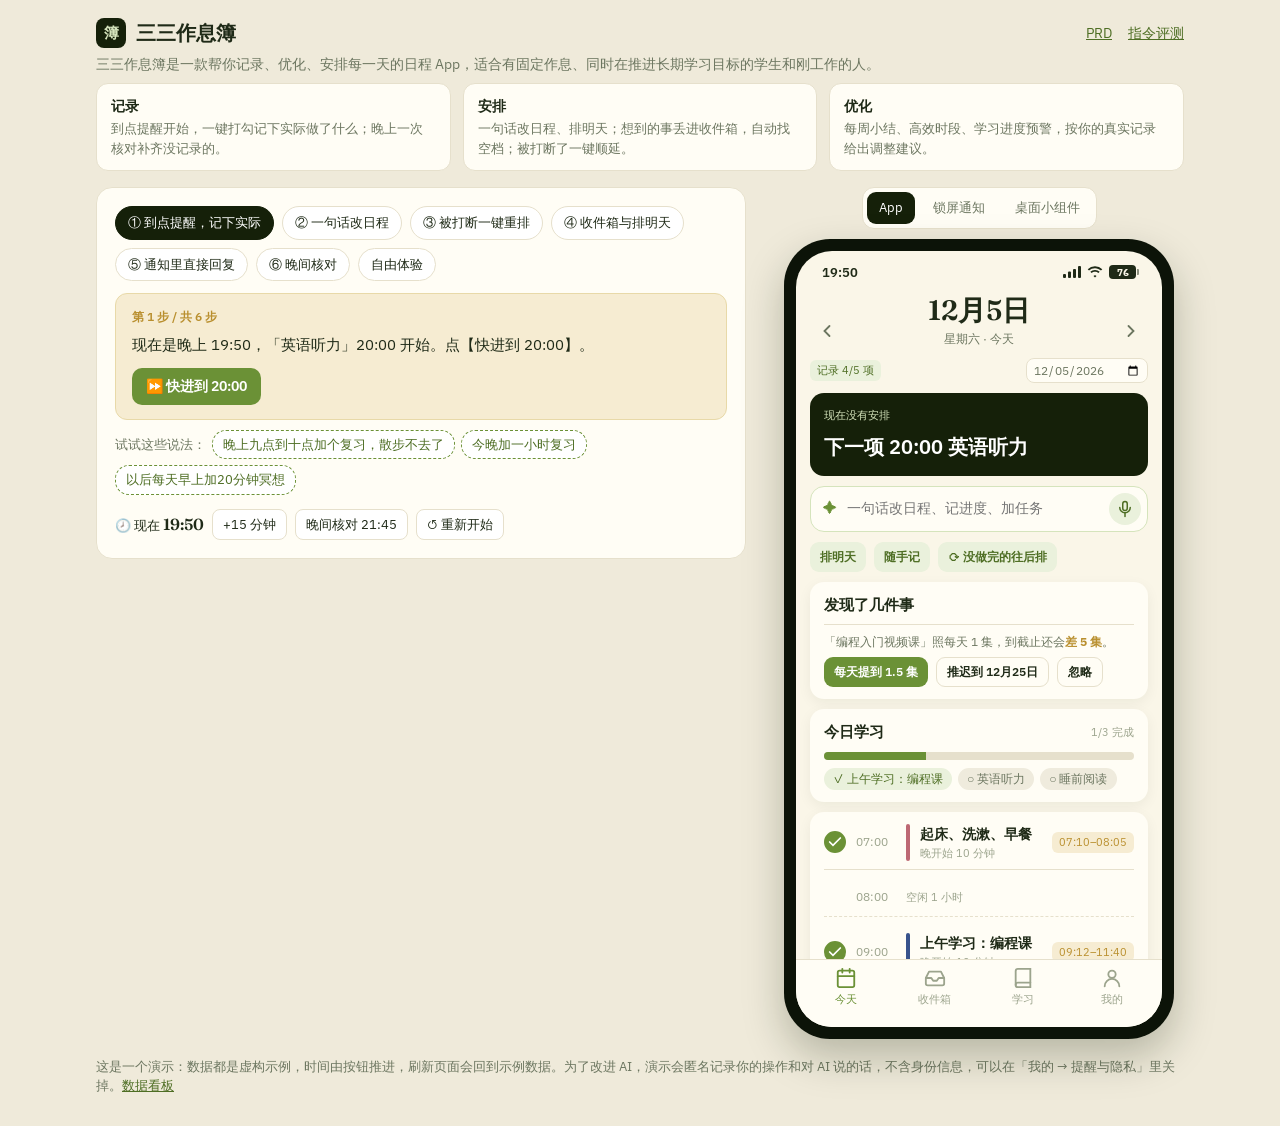
<file: web.html>
<!doctype html>
<html lang="zh-CN"><head><meta charset="utf-8"><title>三三作息簿</title>
<script>location.replace('index.html' + location.search);</script>
<meta http-equiv="refresh" content="0; url=index.html"></head>
<body><p>三三作息簿已经改为 App 版，正在跳转：<a href="index.html">打开三三作息簿</a></p></body></html>
</file>
<file: app.css>
:root{
  --accent:#6B9136;--accent-dark:#4E6E24;--accent-l:#EAF1DC;--accent-l2:#D5E4BC;
  --ink:#1F2A17;--ink2:#6C7660;--ink3:#9CA48D;--line:#E6E0CC;--bg:#FAF6E8;--card:#FFFDF5;--dark:#152009;
  --danger:#B2503F;--danger-l:#F3E1DC;--warn:#B98F2E;--warn-l:#F6ECD2;
  --learn:#38538C;--work:#345F26;--exercise:#6C8F3D;--life:#BD6873;--care:#7D5D99;--commute:#C17A3A;--sleep:#5F7F9B;--wake:#B98F2E;
  --serif:'Fraunces',Georgia,'Songti SC','SimSun',serif;
  --sans:'IBM Plex Sans','PingFang SC','Microsoft YaHei',sans-serif;
}
*{box-sizing:border-box}
body{margin:0;background:#EFEADA;color:var(--ink);font:14px/1.5 var(--sans)}
a{color:var(--accent-dark)}
button{font:inherit;cursor:pointer;border:0;background:none;color:inherit}
.top{display:flex;align-items:center;gap:20px;max-width:1120px;margin:0 auto;padding:18px 16px 0}
.brand{display:flex;align-items:center;gap:10px;font:600 20px var(--serif);margin-right:auto}
.logo{width:30px;height:30px;border-radius:8px;background:var(--dark);color:var(--accent-l2);display:grid;place-items:center;font-size:15px}
.top nav{display:flex;gap:16px;flex-wrap:wrap;font-size:14px}
.lead{max-width:1120px;margin:6px auto 0;padding:0 16px;color:var(--ink2)}
.foot{max-width:1120px;margin:18px auto 30px;padding:0 16px;color:var(--ink2);font-size:13px}
.stage{max-width:1120px;margin:16px auto 0;padding:0 16px;display:grid;grid-template-columns:minmax(0,1fr) 410px;gap:28px;align-items:start}
@media(max-width:900px){.stage{grid-template-columns:1fr}.phone-wrap{justify-self:center}}

/* 引导 */
.guide{background:var(--card);border:1px solid var(--line);border-radius:16px;padding:18px;position:sticky;top:12px}
.sc-row{display:flex;flex-wrap:wrap;gap:8px;margin-bottom:12px}
.sc{border:1px solid var(--line);border-radius:18px;padding:6px 12px;background:#fff;font-size:13px}
.sc.on{background:var(--dark);color:#fff;border-color:var(--dark)}
.stepbox{background:var(--warn-l);border:1px solid #E8D9A8;border-radius:12px;padding:14px 16px}
.stepno{font-size:12px;color:var(--warn);font-weight:600}
.stepbox p{margin:6px 0 10px;font-size:15px;line-height:1.7}
.primary{background:var(--accent);color:#fff;border-radius:10px;padding:8px 14px;font-weight:600}
.timebar{display:flex;flex-wrap:wrap;gap:8px;align-items:center;margin-top:14px;font-size:13px}
.timebar b{font:600 16px var(--serif)}
.timebar button{border:1px solid var(--line);background:#fff;border-radius:8px;padding:5px 10px}
.principle{margin-top:14px;font-size:13px;color:var(--ink2);border-top:1px dashed var(--line);padding-top:12px}

/* 手机 */
.phone-wrap{display:flex;flex-direction:column;align-items:center;gap:10px}
.viewbar{display:flex;gap:6px;background:var(--card);border:1px solid var(--line);border-radius:12px;padding:4px}
.viewbar button{padding:6px 12px;border-radius:9px;font-size:13px;color:var(--ink2)}
.viewbar button.on{background:var(--dark);color:#fff}
.phone{position:relative;width:390px;height:800px;border-radius:46px;background:#0c1308;padding:12px;box-shadow:0 18px 40px rgba(21,32,9,.25)}
.screen{position:relative;width:100%;height:100%;border-radius:36px;overflow:hidden;background:var(--bg);display:flex;flex-direction:column}
.sbar{display:flex;justify-content:space-between;padding:12px 26px 4px;font-weight:600;font-size:13px;flex:none}
.sbar.dark{color:#fff}
.nav{display:flex;align-items:center;padding:6px 12px;height:44px;flex:none}
.nav .l,.nav .r{width:80px;display:flex;align-items:center;gap:2px;font-size:14px}
.nav .r{justify-content:flex-end}
.nav b{flex:1;text-align:center;font-size:16px}
.body{flex:1;overflow:auto;padding:6px 14px 16px;display:flex;flex-direction:column;gap:10px}
.body::-webkit-scrollbar{width:0}
.tabbar{display:flex;border-top:1px solid var(--line);background:var(--card);padding:6px 6px 18px;flex:none}
.tabbar button{flex:1;display:flex;flex-direction:column;align-items:center;gap:2px;font-size:11px;color:var(--ink3)}
.tabbar button.on{color:var(--accent)}
.toast{position:absolute;left:24px;right:24px;top:58px;background:var(--dark);color:#fff;border-radius:12px;padding:10px 14px;display:flex;justify-content:space-between;align-items:center;font-size:13px;z-index:5}
.toast button{color:var(--accent-l2);font-weight:600}

/* 通用零件 */
.card{background:var(--card);border-radius:14px;padding:12px 14px;box-shadow:0 4px 14px rgba(21,32,9,.06);display:flex;flex-direction:column;gap:8px}
.card.soft{background:var(--accent-l);box-shadow:none}
.card.warnc{background:var(--warn-l);box-shadow:none}
.row{display:flex;align-items:center;gap:8px}
.grow{flex:1;min-width:0}
.h1{font-size:20px;font-weight:600}
.h2{font-size:15px;font-weight:600}
.date{font:600 28px var(--serif)}
.sm{font-size:12px;color:var(--ink2)}
.xs{font-size:11px;color:var(--ink3)}
.chip{display:inline-flex;align-items:center;gap:3px;border-radius:6px;padding:2px 7px;font-size:11px;white-space:nowrap;background:#EFEBDD;color:var(--ink2)}
.chip.green{background:var(--accent-l);color:var(--accent-dark)}
.chip.warn{background:var(--warn-l);color:var(--warn)}
.chip.red{background:var(--danger-l);color:var(--danger)}
.chip.learn{background:#E3E9F5;color:var(--learn)}
.chip.ai::before{content:'✦'}
.btn{border-radius:12px;height:44px;padding:0 14px;font-weight:600;display:inline-flex;align-items:center;justify-content:center;gap:6px}
.btn.primary{background:var(--accent);color:#fff}
.btn.light{background:var(--accent-l);color:var(--accent-dark)}
.btn.line{background:var(--card);border:1px solid var(--line)}
.btn.sm{height:30px;border-radius:9px;font-size:12px;padding:0 10px}
.btn.full{width:100%}
.two{display:flex;gap:10px}.two>*{flex:1}
.bar{width:4px;border-radius:2px;align-self:stretch;flex:none}
.input{display:flex;align-items:center;gap:8px;background:var(--card);border:1px solid var(--accent-l2);border-radius:14px;padding:6px 6px 6px 12px}
.input input{flex:1;border:0;background:none;font:inherit;outline:none;min-width:0}
.input .mic{width:32px;height:32px;border-radius:50%;background:var(--accent-l);display:grid;place-items:center;color:var(--accent-dark)}
.chips{display:flex;flex-wrap:wrap;gap:6px}
.chips button{background:#fff;border:1px solid var(--line);border-radius:14px;padding:3px 9px;font-size:12px;color:var(--ink2)}
.said{background:var(--dark);color:#fff;border-radius:14px;padding:12px 14px}
.slot{display:flex;align-items:center;gap:10px;padding:8px 0;border-bottom:1px solid var(--line)}
.slot:last-child{border-bottom:0}
.slot .t{width:40px;font-size:12px;color:var(--ink3)}
.slot.dim b{color:var(--ink3)}
.slot.flash{background:var(--accent-l);border-radius:8px}
.now{background:var(--dark);color:#fff;border-radius:14px;padding:14px;display:flex;flex-direction:column;gap:8px}
.now .xs{color:var(--accent-l2)}
.pv{display:flex;gap:8px;align-items:flex-start;font-size:13px}
.pv s{color:var(--ink3)}
.stat3{display:flex;justify-content:space-around;text-align:center}
.stat3 b{display:block;font:600 20px var(--serif);color:var(--accent-dark)}
.prog{height:8px;border-radius:4px;background:var(--line);overflow:hidden}
.prog i{display:block;height:100%;background:var(--learn)}
.toggle{width:44px;height:26px;border-radius:13px;background:var(--line);padding:2px;display:flex;flex:none}
.toggle i{width:22px;height:22px;border-radius:50%;background:#fff}
.toggle.on{background:var(--accent);justify-content:flex-end}
.seg button{border:1px solid var(--line);border-radius:6px;padding:2px 7px;font-size:11px;color:var(--ink2);background:#fff}
.seg button.on.g{background:var(--accent-l);color:var(--accent-dark);border-color:var(--accent-l2)}
.seg button.on.r{background:var(--danger-l);color:var(--danger);border-color:#E8C4BB}
.seg button.on.y{background:var(--warn-l);color:var(--warn);border-color:#E8D9A8}
.plan-tag{border-radius:5px;padding:1px 6px;font-size:11px;flex:none}
.tag-add,.tag-done,.tag-proj-add{background:var(--accent-l);color:var(--accent-dark)}
.tag-move,.tag-proj-progress,.tag-proj-update{background:#EFEBDD;color:var(--ink2)}
.tag-shrink,.tag-undone{background:var(--warn-l);color:var(--warn)}
.tag-remove,.tag-drop,.tag-proj-remove{background:var(--danger-l);color:var(--danger)}
.plan-badge{font-size:11px;background:var(--warn-l);color:var(--warn);border-radius:6px;padding:2px 7px;align-self:flex-start}

/* 锁屏与桌面 */
.wall{background:linear-gradient(160deg,#2E4A1E,#0E1A0A);color:#fff}
.lockclock{font:300 64px var(--sans);text-align:center;margin-top:28px}
.lockdate{text-align:center;font-size:14px;opacity:.85}
.notif{background:rgba(255,255,255,.88);color:var(--ink);border-radius:18px;padding:12px 14px;display:flex;flex-direction:column;gap:6px}
.notif .src{font-size:11px;color:var(--ink2);display:flex;gap:6px;align-items:center}
.notif .src i{width:16px;height:16px;border-radius:5px;background:var(--accent);display:inline-block}
.widget{background:var(--bg);color:var(--ink);border-radius:22px;padding:14px;display:flex;flex-direction:column;gap:8px}
.appicons{display:grid;grid-template-columns:repeat(2,64px);gap:14px}
.appicons i{width:64px;height:64px;border-radius:16px;display:block}
.tick{width:30px;height:30px;border-radius:50%;background:var(--accent);color:#fff;display:grid;place-items:center;flex:none}
.bubble{max-width:270px;border-radius:14px;padding:10px 12px;background:var(--card)}
.bubble.me{align-self:flex-end;background:var(--accent);color:#fff}
.pulse{outline:3px solid #F5BA18;outline-offset:2px;animation:pulse 1.2s infinite;border-radius:12px}
@keyframes pulse{50%{outline-color:transparent}}
.heat{display:flex;align-items:flex-end;gap:4px;height:120px}
.heat i{flex:1;border-radius:4px}
.ring{width:210px;height:210px;border-radius:50%;display:grid;place-items:center;margin:0 auto}
.ring span{font:500 52px var(--serif);color:#fff}
.toast[hidden]{display:none}
.card.row,.card.stat3{flex-direction:row}
.btn.line{color:var(--ink)}
[data-delay]{font-size:13px;padding:0 6px}
.sicons{display:flex;align-items:center;gap:6px}
.batt{display:inline-flex;align-items:center;justify-content:center;min-width:27px;height:14px;border-radius:4px;background:currentColor;position:relative}
.batt::after{content:'';position:absolute;right:-3px;top:4px;width:2px;height:6px;border-radius:0 1px 1px 0;background:currentColor;opacity:.5}
.batt b{font-size:10px;font-weight:700;color:var(--bg)}
.sbar.dark .batt b{color:#1c2a14}
.examples{display:flex;flex-wrap:wrap;gap:6px;align-items:center;margin-top:10px;font-size:13px;color:var(--ink2)}
.examples button{background:#fff;border:1px dashed var(--accent);border-radius:14px;padding:4px 10px;color:var(--accent-dark)}
.intro{max-width:1120px;margin:8px auto 0;padding:0 16px;display:grid;grid-template-columns:repeat(3,1fr);gap:12px}
.intro div{background:var(--card);border:1px solid var(--line);border-radius:12px;padding:12px 14px;font-size:13px;color:var(--ink2)}
.intro b{display:block;color:var(--ink);font-size:14px;margin-bottom:2px}
@media(max-width:900px){.intro{grid-template-columns:1fr}}
/* 模式切换 */
/* 时间轴：打勾、细分、空闲、时间点、重叠 */
.tickbox{width:22px;height:22px;border-radius:50%;border:2px solid var(--line);background:#fff;display:grid;place-items:center;color:transparent;flex:none;padding:0}
.tickbox.on{background:var(--accent);border-color:var(--accent);color:#fff}
.tickbox.sm{width:18px;height:18px}
.tickbox.sm svg{width:12px;height:12px}
.tickbox.ghost{border:0;background:none}
.slot [data-edit],.slot [data-tpledit],.slot [data-projedit]{cursor:pointer}
.subrow{display:flex;align-items:center;gap:8px;padding:4px 0 6px 72px;font-size:13px}
.slot.free{color:var(--ink3);border-bottom-style:dashed}
.slot.point .dot{width:10px;height:10px;border-radius:50%;margin:0 -3px}
.ovl{font-size:11px;color:var(--danger);font-weight:500}
.iconbtn{width:34px;height:34px;border-radius:10px;display:grid;place-items:center;color:var(--ink2)}
.datepick{border:1px solid var(--line);border-radius:8px;padding:3px 6px;font:12px var(--sans);background:var(--card);color:var(--ink2)}
.lchip{font-size:12px;border-radius:12px;padding:2px 9px;background:#EFEBDD;color:var(--ink2)}
.lchip.on{background:var(--accent-l);color:var(--accent-dark)}
.sg{border-top:1px solid var(--line);padding-top:8px;display:flex;flex-direction:column;gap:6px}
.sg.warn .sm b{color:var(--warn)}
.row.wrap{flex-wrap:wrap}
.xbtn{width:24px;height:24px;border-radius:50%;color:var(--ink3);font-size:18px;line-height:1;flex:none}
.field{border:1px solid var(--line);border-radius:8px;padding:6px 8px;font:13px var(--sans);background:#fff;color:var(--ink);min-width:0;flex:1}
.field.t{flex:0 0 96px}
.frow{display:flex;align-items:center;gap:8px;flex-wrap:wrap}
.frow>span:first-child{width:64px;font-size:13px;color:var(--ink2);flex:none}
.catchip{display:inline-flex;align-items:center;gap:4px;border:1px solid var(--line);border-radius:12px;padding:2px 8px;font-size:12px;background:#fff}
.catchip i{width:8px;height:8px;border-radius:50%}
.catchip.on{border-color:var(--accent);background:var(--accent-l);color:var(--accent-dark)}
label.btn{cursor:pointer}
/* 庆祝 */
.cheer{position:absolute;inset:0;display:flex;flex-direction:column;align-items:center;justify-content:center;gap:6px;background:rgba(21,32,9,.72);color:#fff;z-index:6;animation:fade 3.2s forwards;pointer-events:none}
.cheer .burst{font-size:72px;animation:pop .6s}
.cheer b{font:600 24px var(--serif)}
@keyframes pop{0%{transform:scale(.2)}70%{transform:scale(1.15)}100%{transform:scale(1)}}
@keyframes fade{0%,80%{opacity:1}100%{opacity:0}}
</file>
